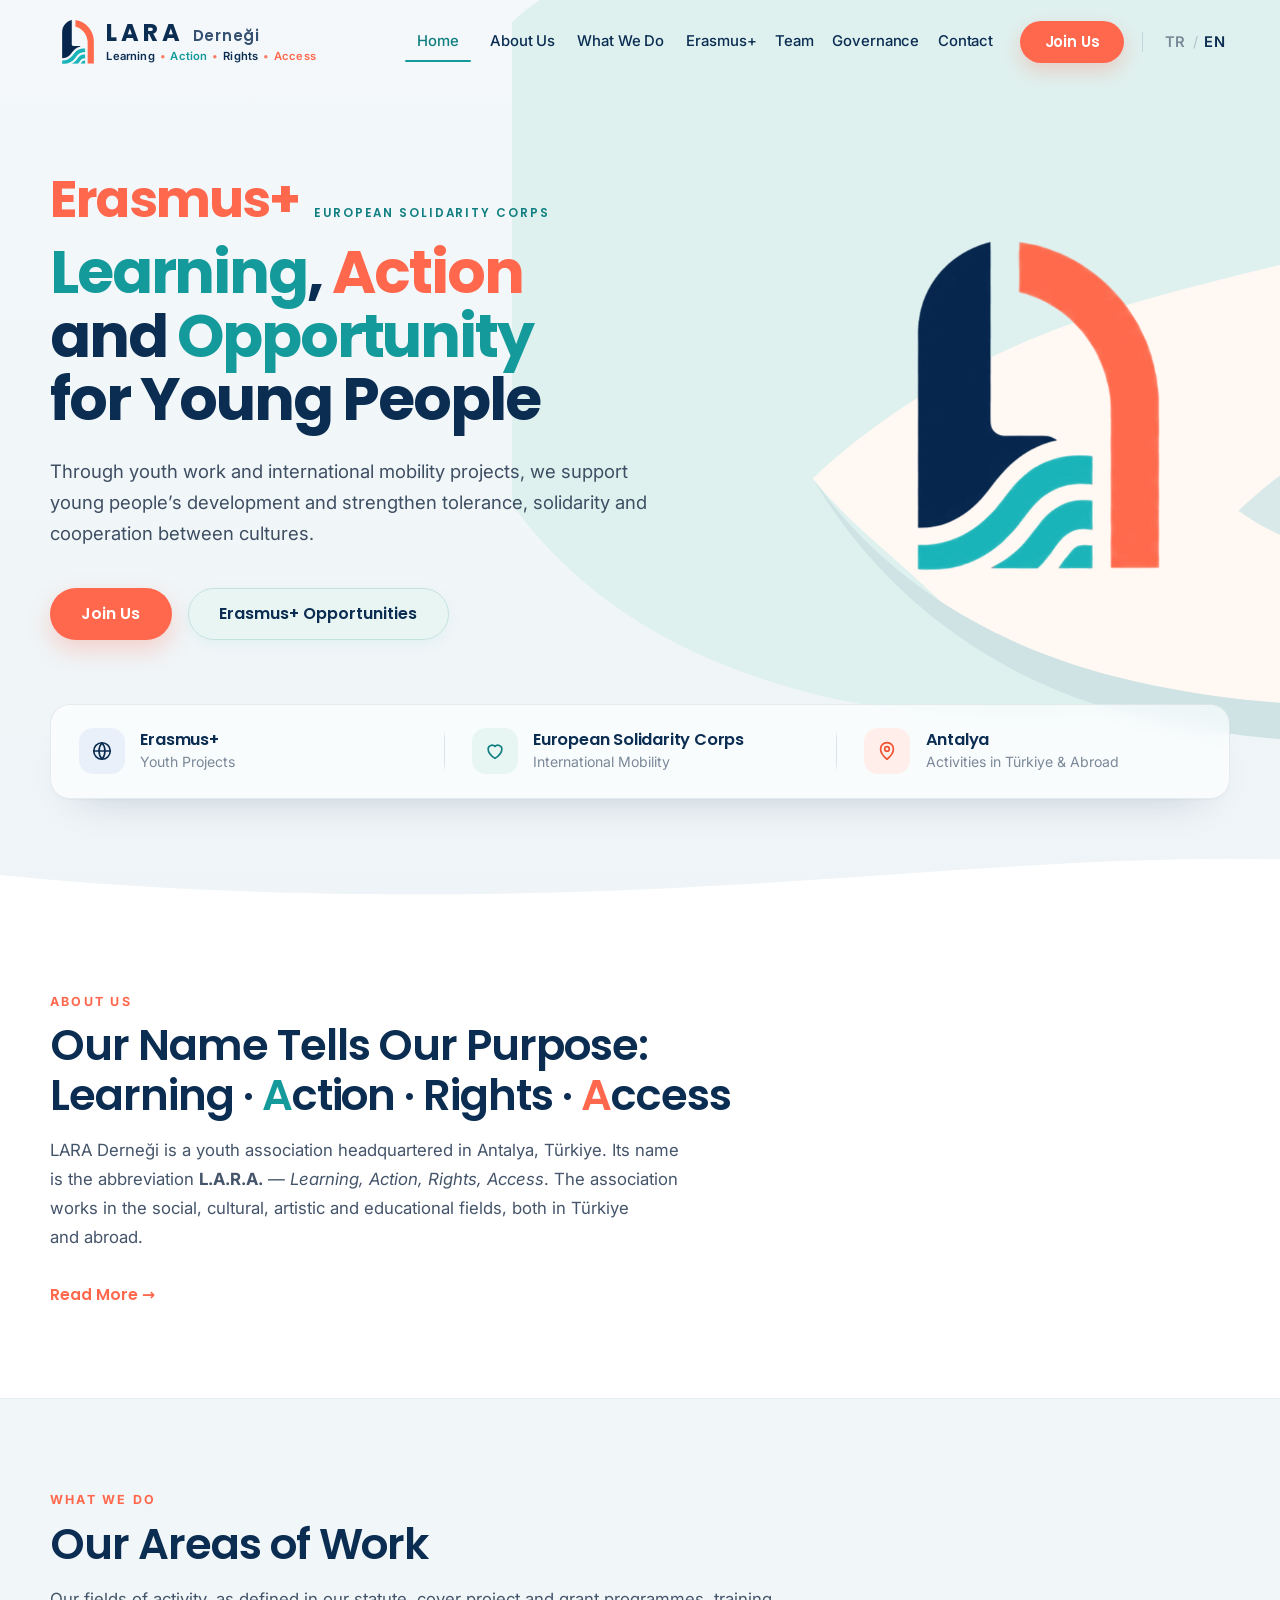
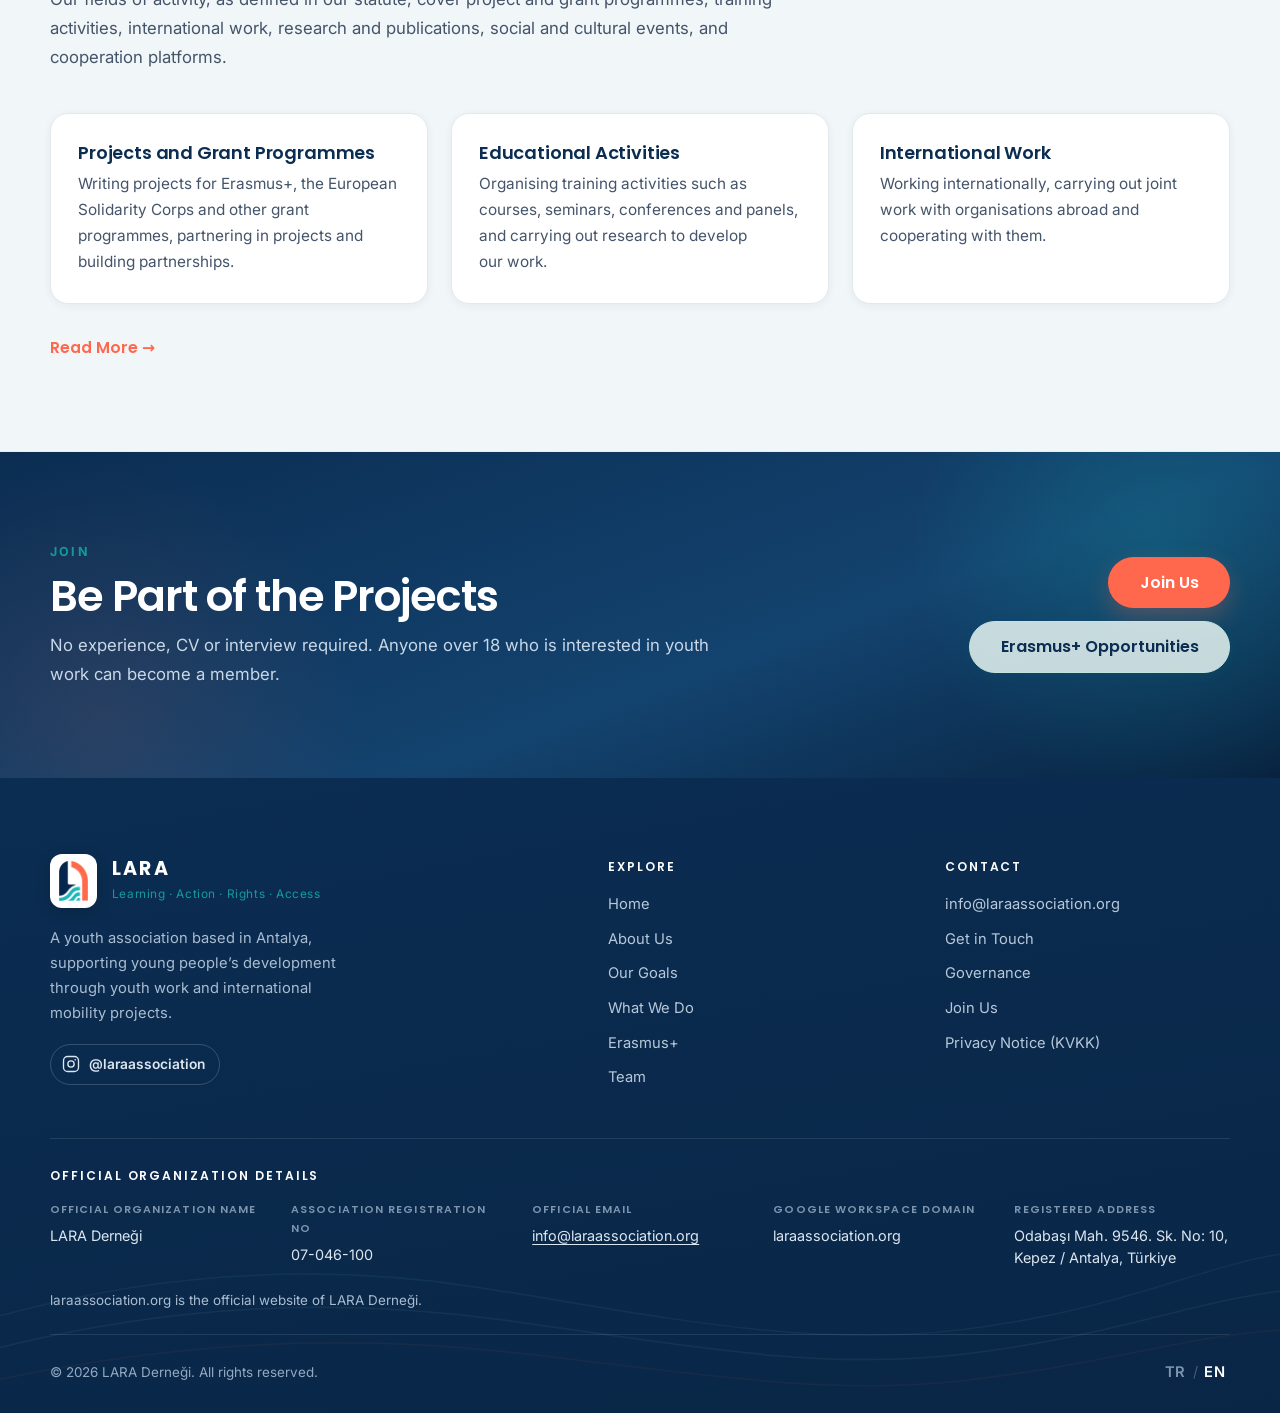
<file: index.html>
<!DOCTYPE html>
<html lang="tr" data-lang="tr">
<head>
<!-- Google tag (gtag.js) -->
<script async src="https://www.googletagmanager.com/gtag/js?id=G-RKP970V3Z3"></script>
<script>
  window.dataLayer = window.dataLayer || [];
  function gtag(){dataLayer.push(arguments);}
  gtag('js', new Date());

  gtag('config', 'G-RKP970V3Z3');
</script>
<script>
  /* JS var + dil tercihi erkenden: İngilizce görecek ziyaretçiye önce Türkçe metin çizilmez (kayma olmaz).
     main.js çeviriyi uygulayınca sınıfı kaldırır; bir sorun olursa 2,5 sn sonra sayfa yine görünür. */
  (function (d) {
    d.classList.add('js');
    try {
      var s = localStorage.getItem('lara-lang');
      var en = s ? s === 'en' : (navigator.language || '').slice(0, 2).toLowerCase() !== 'tr';
      if (en) { d.classList.add('lang-pending'); setTimeout(function () { d.classList.remove('lang-pending'); }, 2500); }
    } catch (e) {}
  })(document.documentElement);
</script>
<meta charset="utf-8">
<meta name="viewport" content="width=device-width, initial-scale=1">
<title>LARA Derneği — Learning · Action · Rights · Access</title>
<meta name="description" data-i18n-meta="meta.desc" content="LARA Derneği; Antalya merkezli bir gençlik derneğidir. Erasmus+ ve Avrupa Dayanışma Programı projeleriyle gençlerin gelişimini, uluslararası hareketliliği ve kültürlerarası dayanışmayı destekler.">
<meta name="theme-color" content="#0F2B4C">
<link rel="icon" href="/assets/img/favicon-48.png" type="image/png" sizes="48x48">
<link rel="icon" href="/assets/img/favicon.png" type="image/png" sizes="512x512">
<link rel="apple-touch-icon" href="/assets/img/apple-touch-icon.png">
<meta property="og:type" content="website">
<meta property="og:title" content="LARA Derneği — Learning · Action · Rights · Access">
<meta property="og:description" content="LARA Derneği; Antalya merkezli bir gençlik derneğidir. Erasmus+ ve Avrupa Dayanışma Programı projeleriyle gençlerin gelişimini, uluslararası hareketliliği ve kültürlerarası dayanışmayı destekler.">
<link rel="canonical" href="https://laraassociation.org/">
<meta property="og:url" content="https://laraassociation.org/">
<meta property="og:site_name" content="LARA Derneği">
<meta property="og:image" content="https://laraassociation.org/assets/img/og-image.png">
<meta property="og:image:width" content="1200">
<meta property="og:image:height" content="630">
<meta name="twitter:card" content="summary_large_image">
<meta property="og:locale" content="tr_TR">
<script type="application/ld+json">
{
  "@context": "https://schema.org",
  "@type": "NGO",
  "name": "LARA Derneği",
  "alternateName": "LARA Association",
  "url": "https://laraassociation.org/",
  "logo": "https://laraassociation.org/assets/img/logo-mark.png",
  "image": "https://laraassociation.org/assets/img/og-image.png",
  "email": "info@laraassociation.org",
  "foundingDate": "2026-09",
  "address": {
    "@type": "PostalAddress",
    "streetAddress": "Odabaşı Mah. 9546. Sk. No: 10",
    "addressLocality": "Kepez",
    "addressRegion": "Antalya",
    "addressCountry": "TR"
  },
  "contactPoint": {
    "@type": "ContactPoint",
    "email": "info@laraassociation.org",
    "contactType": "general enquiries",
    "availableLanguage": ["tr", "en"]
  },
  "sameAs": ["https://www.instagram.com/laraassociation/"],
  "identifier": "07-046-100",
  "areaServed": "Worldwide",
  "knowsLanguage": ["tr", "en"]
}
</script>
<link rel="preconnect" href="https://fonts.googleapis.com">
<link rel="preconnect" href="https://fonts.gstatic.com" crossorigin>
<link rel="preload" as="style" href="https://fonts.googleapis.com/css2?family=Poppins:wght@600;700&family=Inter:wght@400;500;600&display=swap" onload="this.onload=null;this.rel='stylesheet'">
<noscript><link rel="stylesheet" href="https://fonts.googleapis.com/css2?family=Poppins:wght@600;700&family=Inter:wght@400;500;600&display=swap"></noscript>
<link rel="stylesheet" href="/assets/css/style.css?v=37">
</head>
<body data-title-key="meta.title">

<a class="skip-link" href="#icerik" data-i18n="a11y.skip">İçeriğe geç</a>

<header class="site-header" id="siteHeader">
  <div class="container header-inner">
    <a class="brand" href="/" aria-label="LARA">
      <picture><source type="image/webp" srcset="/assets/img/logo-mark-120.webp"><img class="brand-mark" src="/assets/img/logo-mark.png" alt="" width="338" height="458" decoding="async"></picture>
      <span class="brand-text">
        <span class="brand-name">LARA <span class="brand-legal">Derneği</span></span>
        <span class="brand-tagline" lang="en">
          <span class="c-navy">Learning</span> <span class="dot">•</span>
          <span class="c-teal">Action</span> <span class="dot">•</span>
          <span class="c-navy">Rights</span> <span class="dot">•</span>
          <span class="c-orange">Access</span>
        </span>
      </span>
    </a>

    <nav class="primary-nav" id="primaryNav" aria-label="LARA">
      <ul>
        <li><a href="/" class="active" data-i18n="nav.home">Anasayfa</a></li>
        <li><a href="/hakkimizda/" data-i18n="nav.about">Biz Kimiz</a></li>
        <li><a href="/ne-yapiyoruz/" data-i18n="nav.what">Ne Yapıyoruz</a></li>
        <li><a href="/erasmus/" data-i18n="nav.erasmus">Erasmus+</a></li>
        <li><a href="/ekip/" data-i18n="nav.team">Ekip</a></li>
        <li><a href="/kurumsal/" data-i18n="nav.corporate">Kurumsal</a></li>
        <li><a href="/iletisim/" data-i18n="nav.contact">İletişim</a></li>
        <li class="nav-cta"><a class="btn btn-primary btn-sm" href="/uye-ol/" data-i18n="nav.join">Üye Ol</a></li>
      </ul>
    </nav>

    <div class="header-actions">
      <div class="lang-switch" role="group" data-i18n-aria="a11y.lang" aria-label="Dil seçimi">
        <button type="button" class="lang-btn is-active" data-set-lang="tr">TR</button>
        <span class="lang-sep" aria-hidden="true">/</span>
        <button type="button" class="lang-btn" data-set-lang="en">EN</button>
      </div>
      <button class="nav-toggle" id="navToggle" aria-expanded="false" aria-controls="primaryNav" data-i18n-aria="a11y.menu" aria-label="Menüyü aç">
        <span></span><span></span><span></span>
      </button>
    </div>
  </div>
</header>

<main>

<span id="icerik" tabindex="-1"></span>

<section class="hero" id="anasayfa">
  <div class="hero-bg" aria-hidden="true">
    <svg class="hero-field" viewBox="0 0 1000 1000" preserveAspectRatio="xMaxYMin slice" focusable="false">
      <path class="f-teal" d="M178 0C84 64 44 196 64 346c22 164 120 300 286 378 186 86 420 92 650 40V0z"/>
    </svg>
  </div>
  <div class="container hero-inner">
    <div class="hero-copy">
      <p class="hero-kicker" data-i18n="hero.kicker"><span>Erasmus+</span> <span class="hero-kicker-sub">Avrupa Dayanışma Programı</span></p>
      <h1 data-i18n="hero.title">Gençler İçin <span class="hl-teal">Öğrenme</span>,<br class="br-desk"> <span class="hl-orange">Eylem</span> ve <span class="hl-teal">Fırsat</span> Alanı</h1>
      <p class="lead" data-i18n="hero.lead">Gençlik çalışmaları ve uluslararası hareketlilik projeleriyle gençlerin gelişimini destekliyor; kültürler arasında hoşgörü, dayanışma ve işbirliğini güçlendiriyoruz.</p>
      <div class="hero-actions">
        <a class="btn btn-primary" href="/uye-ol/" data-i18n="hero.cta1">Üye Ol</a>
        <a class="btn btn-ghost" href="/erasmus/" data-i18n="hero.cta2">Erasmus+ Fırsatları</a>
      </div>
      <ul class="hero-badges">
        <li class="tone-navy"><span class="badge-icon" aria-hidden="true"><svg viewBox="0 0 24 24" fill="none" stroke="currentColor" stroke-width="1.8" stroke-linecap="round" stroke-linejoin="round"><circle cx="12" cy="12" r="9"/><path d="M3 12h18M12 3a14 14 0 0 1 0 18M12 3a14 14 0 0 0 0 18"/></svg></span><span class="badge-text"><strong data-i18n="hero.b1t">Erasmus+</strong><span class="badge-sub" data-i18n="hero.b1s">Gençlik Projeleri</span></span></li>
        <li class="tone-teal"><span class="badge-icon" aria-hidden="true"><svg viewBox="0 0 24 24" fill="none" stroke="currentColor" stroke-width="1.8" stroke-linecap="round" stroke-linejoin="round"><path d="M12 20s-7.5-4.6-7.5-10.2A4.3 4.3 0 0 1 12 7.1a4.3 4.3 0 0 1 7.5 2.7C19.5 15.4 12 20 12 20z"/></svg></span><span class="badge-text"><strong data-i18n="hero.b2t">Avrupa Dayanışma Programı</strong><span class="badge-sub" data-i18n="hero.b2s">Uluslararası Hareketlilik</span></span></li>
        <li class="tone-orange"><span class="badge-icon" aria-hidden="true"><svg viewBox="0 0 24 24" fill="none" stroke="currentColor" stroke-width="1.8" stroke-linecap="round" stroke-linejoin="round"><path d="M12 21s-7-5.6-7-11.2a7 7 0 0 1 14 0C19 15.4 12 21 12 21z"/><circle cx="12" cy="9.8" r="2.5"/></svg></span><span class="badge-text"><strong data-i18n="hero.b3t">Antalya</strong><span class="badge-sub" data-i18n="hero.b3s">Yurt İçi &amp; Yurt Dışı Faaliyet</span></span></li>
      </ul>
    </div>
    <div class="hero-visual" aria-hidden="true">
      <div class="hero-mark mark-intro">
        <svg class="hero-cradle" viewBox="0 0 1000 800" focusable="false">
          <path class="c-cream" d="M58 404C150 318 262 262 392 226c150-42 306-66 460-150 58-32 106-66 148-96v610c-96 44-212 66-340 66-190 0-348-40-462-116C156 494 98 454 58 404z"/>
          <path class="c-sea"   d="M478 436c64-62 150-104 262-118 104-12 190 2 260 30v132c-86-30-190-34-292-8-86 22-162 12-230-36z"/>
          <path class="c-edge"  d="M58 404c68 96 168 162 300 196 150 38 322 36 470 4 64-14 122-34 172-58v34c-56 30-120 52-190 66-154 30-322 26-470-18C220 590 120 510 58 404z"/>
        </svg>
        <picture><source type="image/webp" srcset="/assets/img/logo-mark.webp"><img class="mark-final" src="/assets/img/logo-mark.png" alt="" width="338" height="458" fetchpriority="high" decoding="async"></picture>
        <!-- giriş animasyonu: orijinal görselin renk katmanları (üst üste binince orijinalin aynısı) -->
        <span class="mark-layers" aria-hidden="true">
          <img class="mark-part mark-navy" src="/assets/img/logo-parts/logo-mark-navy.webp" alt="" width="338" height="458" decoding="async">
          <img class="mark-part mark-orange" src="/assets/img/logo-parts/logo-mark-orange.webp" alt="" width="338" height="458" decoding="async">
          <img class="mark-part mark-teal" src="/assets/img/logo-parts/logo-mark-teal.webp" alt="" width="338" height="458" decoding="async">
        </span>
      </div>
    </div>
  </div>
  <svg class="hero-curve" viewBox="0 0 1440 90" preserveAspectRatio="none" aria-hidden="true" focusable="false">
    <path d="M0 90V52c240 30 520 36 820 14C1060 48 1260 24 1440 30v60z"/>
  </svg>
</section>

<!-- ============ BİZ KİMİZ (önizleme) ============ -->
<section class="section about" id="hakkimizda">
  <div class="container">
    <p class="section-eyebrow" data-i18n="about.eyebrow">Biz Kimiz</p>
    <h2 class="section-title about-title" data-i18n="about.title">Adımız Amacımızı Anlatıyor: <span class="lara-words"><span class="nw"><span class="c-navy">L</span>earning · <span class="c-teal">A</span>ction ·</span> <span class="nw"><span class="c-navy">R</span>ights · <span class="c-orange">A</span>ccess</span></span></h2>
    <div class="about-intro">
      <p class="section-intro" data-i18n="about.intro">LARA Derneği, merkezi Antalya'da bulunan bir gençlik derneğidir. Derneğin adının kısaltması <strong>L.A.R.A.</strong> — <em>Learning, Action, Rights, Access</em> kelimelerinden gelir. Dernek sosyal, kültürel, sanatsal ve eğitsel alanlarda yurt içinde ve yurt dışında faaliyet gösterir.</p>
    </div>
    <p class="read-more"><a href="/hakkimizda/" data-i18n="common.readMore">Devamını Oku →</a></p>
  </div>
</section>

<!-- ============ NE YAPIYORUZ (önizleme) ============ -->
<section class="section section-alt" id="ne-yapiyoruz">
  <div class="container">
    <p class="section-eyebrow" data-i18n="work.eyebrow">Ne Yapıyoruz</p>
    <h2 class="section-title" data-i18n="work.title">Faaliyet Alanlarımız</h2>
    <p class="section-intro" data-i18n="work.previewIntro">Tüzüğümüzde tanımlı faaliyet alanlarımız; proje ve hibe programları, eğitim çalışmaları, uluslararası çalışmalar, araştırma ve yayın, sosyal ve kültürel etkinlikler ile işbirlikleri ve platformlardan oluşur.</p>
    <div class="grid grid-3">
      <article class="card reveal">
        <h3 data-i18n="work.c1t">Proje ve Hibe Programları</h3>
        <p data-i18n="work.p1">Erasmus+, Avrupa Dayanışma Programı ve diğer hibe programlarına proje yazmak, projelere ortak olmak ve ortaklıklar kurmak.</p>
      </article>
      <article class="card reveal">
        <h3 data-i18n="work.c2t">Eğitim Çalışmaları</h3>
        <p data-i18n="work.p2">Kurs, seminer, konferans ve panel gibi eğitim çalışmaları düzenlemek; faaliyetlerin geliştirilmesi için araştırmalar yapmak.</p>
      </article>
      <article class="card reveal">
        <h3 data-i18n="work.c3t">Uluslararası Çalışmalar</h3>
        <p data-i18n="work.p3">Uluslararası faaliyette bulunmak, yurt dışındaki kuruluşlarla ortak çalışmalar yapmak ve yardımlaşmak.</p>
      </article>
    </div>
    <p class="read-more"><a href="/ne-yapiyoruz/" data-i18n="common.readMore">Devamını Oku →</a></p>
  </div>
</section>

<!-- ============ ÜYELİK ÇAĞRISI ============ -->
<section class="section join home-cta">
  <div class="container">
    <div class="cta-band">
      <div>
        <p class="section-eyebrow light" data-i18n="join.eyebrow">Katıl</p>
        <h2 class="section-title light" data-i18n="home.ctaT">Projelerin Bir Parçası Ol</h2>
        <p class="join-lead" data-i18n="home.ctaD">Deneyim şartı, CV ya da mülakat yok. 18 yaşından büyük, gençlik çalışmalarına ilgi duyan herkes üye olabilir.</p>
      </div>
      <div class="cta-actions">
        <a class="btn btn-primary" href="/uye-ol/" data-i18n="nav.join">Üye Ol</a>
        <a class="btn btn-ghost" href="/erasmus/" data-i18n="home.ctaLink">Erasmus+ Fırsatları</a>
      </div>
    </div>
  </div>
</section>

</main>

<footer class="site-footer">
  <svg class="footer-waves" viewBox="0 0 1440 320" preserveAspectRatio="none" aria-hidden="true" focusable="false">
    <path d="M0 210C180 160 360 150 540 178s360 70 540 48 270-72 360-86"/>
    <path d="M0 246C200 196 380 190 560 214s350 60 520 40 260-60 360-72"/>
    <path d="M0 282C220 236 400 232 580 252s340 50 500 32 250-50 360-58"/>
  </svg>
  <div class="container">
    <div class="footer-grid">
      <div class="footer-col footer-about">
        <a class="footer-brand" href="/" aria-label="LARA">
          <picture>
            <source type="image/webp" srcset="/assets/img/logo-mark-120.webp">
            <img src="/assets/img/logo-mark.png" alt="" width="338" height="458" loading="lazy" decoding="async">
          </picture>
          <span>
            <span class="footer-name">LARA</span>
            <span class="footer-tagline" lang="en">Learning · Action · Rights · Access</span>
          </span>
        </a>
        <p class="footer-desc" data-i18n="footer.about">Antalya merkezli bir gençlik derneği olarak gençlik çalışmaları ve uluslararası hareketlilik projeleriyle gençlerin gelişimini destekliyoruz.</p>
        <ul class="footer-social">
          <li><a href="https://www.instagram.com/laraassociation/" target="_blank" rel="noopener noreferrer" data-i18n-aria="social.ig" aria-label="LARA Derneği Instagram hesabı"><svg viewBox="0 0 24 24" fill="none" stroke="currentColor" stroke-width="1.8" aria-hidden="true" focusable="false"><rect x="2" y="2" width="20" height="20" rx="5.5"/><circle cx="12" cy="12" r="4.2"/><circle cx="17.6" cy="6.4" r="1.1" fill="currentColor" stroke="none"/></svg><span>@laraassociation</span></a></li>
        </ul>
      </div>

      <nav class="footer-col" aria-labelledby="footerExplore">
        <h2 class="footer-title" id="footerExplore" data-i18n="footer.explore">Keşfet</h2>
        <ul class="footer-links">
          <li><a href="/" data-i18n="nav.home">Anasayfa</a></li>
          <li><a href="/hakkimizda/" data-i18n="nav.about">Biz Kimiz</a></li>
          <li><a href="/hakkimizda/#amaclarimiz" data-i18n="nav.goals">Amaçlarımız</a></li>
          <li><a href="/ne-yapiyoruz/" data-i18n="nav.what">Ne Yapıyoruz</a></li>
          <li><a href="/erasmus/" data-i18n="nav.erasmus">Erasmus+</a></li>
          <li><a href="/ekip/" data-i18n="nav.team">Ekip</a></li>
        </ul>
      </nav>


      <div class="footer-col">
        <h2 class="footer-title" data-i18n="nav.contact">İletişim</h2>
        <ul class="footer-links">
          <li><a href="mailto:info@laraassociation.org">info@laraassociation.org</a></li>
          <li><a href="/iletisim/" data-i18n="contact.title">Bize Ulaş</a></li>
          <li><a href="/kurumsal/" data-i18n="nav.corporate">Kurumsal</a></li>
          <li><a href="/uye-ol/" data-i18n="nav.join">Üye Ol</a></li>
          <li><a href="/kvkk/" data-i18n="footer.kvkk">KVKK Aydınlatma Metni</a></li>
        </ul>
      </div>
    </div>


    <section class="footer-official" aria-labelledby="footerOfficial">
      <h2 class="footer-title" id="footerOfficial" data-i18n="footer.officialTitle">Resmî Kurum Bilgileri</h2>
      <dl class="footer-official-list">
        <div><dt data-i18n="footer.fName">Resmî Kurum Adı</dt><dd>LARA Derneği</dd></div>
        <div><dt data-i18n="footer.fReg">Dernek Kütük No</dt><dd>07-046-100</dd></div>
        <div><dt data-i18n="footer.fAdmin">Kurumsal E-posta</dt><dd><a href="mailto:info@laraassociation.org">info@laraassociation.org</a></dd></div>
        <div><dt data-i18n="footer.fDomain">Google Workspace Domain</dt><dd>laraassociation.org</dd></div>
        <div><dt data-i18n="footer.fAddr">Merkez Adresi</dt><dd data-i18n="contact.v2">Odabaşı Mah. 9546. Sk. No: 10, Kepez / Antalya, Türkiye</dd></div>
      </dl>
      <p class="footer-official-note" data-i18n="footer.official">laraassociation.org, LARA Derneği'nin resmî internet sitesidir.</p>
    </section>

    <div class="footer-bottom">
      <p class="footer-copy">© <span id="year">2026</span> <span data-i18n="footer.rights">LARA Derneği. Tüm hakları saklıdır.</span></p>
      <div class="lang-switch footer-lang" role="group" data-i18n-aria="a11y.lang" aria-label="Dil seçimi">
        <button type="button" class="lang-btn is-active" data-set-lang="tr">TR</button>
        <span class="lang-sep" aria-hidden="true">/</span>
        <button type="button" class="lang-btn" data-set-lang="en">EN</button>
      </div>
    </div>
  </div>
</footer>

<a class="to-top" href="#icerik" id="toTop" data-i18n-aria="a11y.top" aria-label="Yukarı çık">↑</a>

<script src="/assets/js/form-config.js?v=25" defer></script>
<script src="/assets/js/i18n.js?v=36" defer></script>
<script src="/assets/js/i18n-pages.js?v=8" defer></script>
<script src="/assets/js/analytics.js?v=25" defer></script>
<script src="/assets/js/main.js?v=34" defer></script>
</body>
</html>
</file>
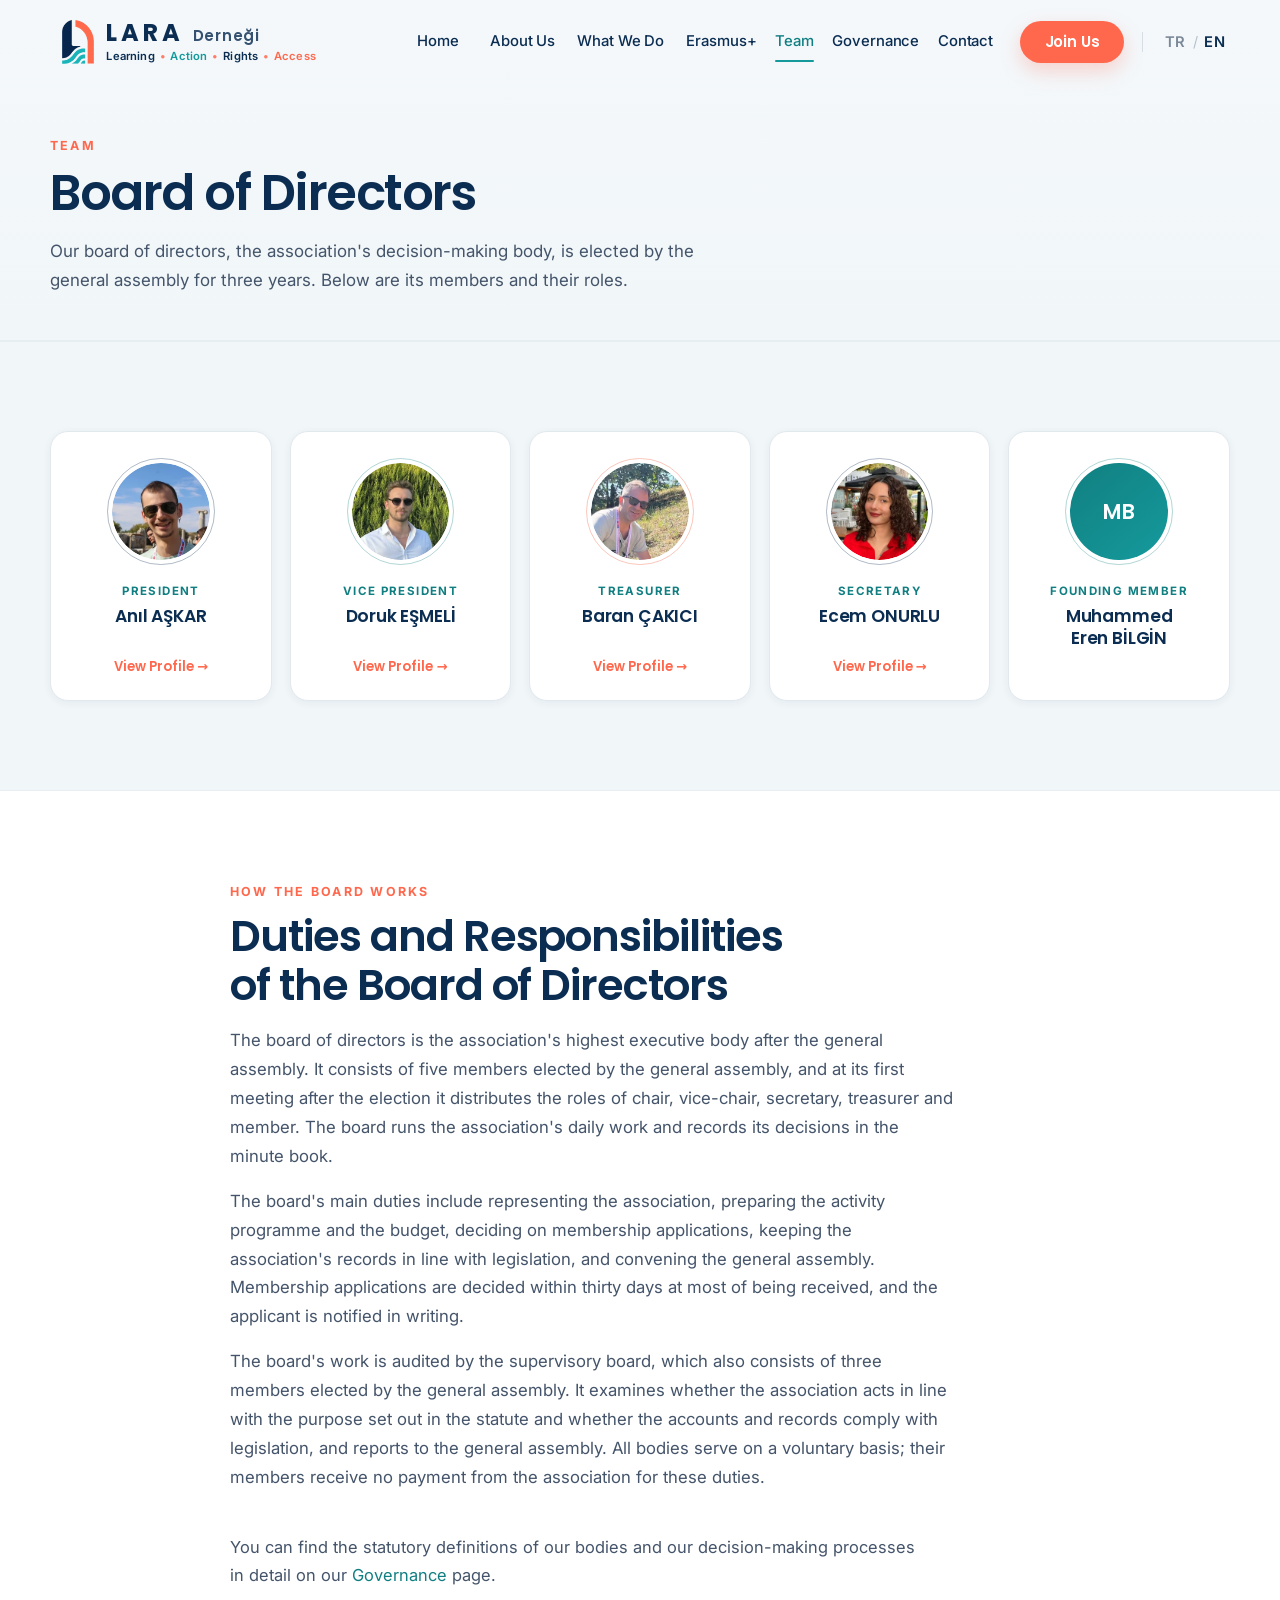
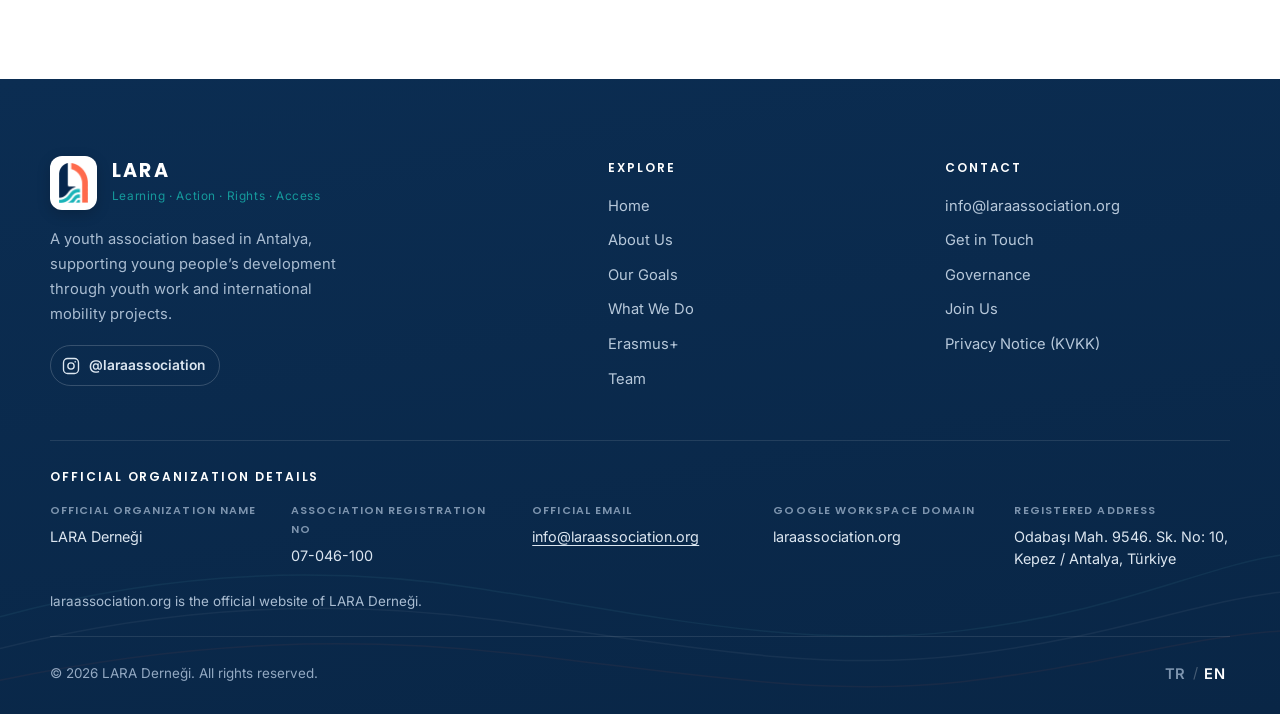
<file: ekip/index.html>
<!DOCTYPE html>
<html lang="tr" data-lang="tr">
<head>
<!-- Google tag (gtag.js) -->
<script async src="https://www.googletagmanager.com/gtag/js?id=G-RKP970V3Z3"></script>
<script>
  window.dataLayer = window.dataLayer || [];
  function gtag(){dataLayer.push(arguments);}
  gtag('js', new Date());

  gtag('config', 'G-RKP970V3Z3');
</script>
<script>
  /* JS var + dil tercihi erkenden: İngilizce görecek ziyaretçiye önce Türkçe metin çizilmez (kayma olmaz).
     main.js çeviriyi uygulayınca sınıfı kaldırır; bir sorun olursa 2,5 sn sonra sayfa yine görünür. */
  (function (d) {
    d.classList.add('js');
    try {
      var s = localStorage.getItem('lara-lang');
      var en = s ? s === 'en' : (navigator.language || '').slice(0, 2).toLowerCase() !== 'tr';
      if (en) { d.classList.add('lang-pending'); setTimeout(function () { d.classList.remove('lang-pending'); }, 2500); }
    } catch (e) {}
  })(document.documentElement);
</script>
<meta charset="utf-8">
<meta name="viewport" content="width=device-width, initial-scale=1">
<title>Ekip — LARA Derneği</title>
<meta name="description" data-i18n-meta="meta.descTeam" content="LARA Derneği yönetim kurulu üyeleri ve görev dağılımı.">
<meta name="theme-color" content="#0F2B4C">
<link rel="icon" href="/assets/img/favicon-48.png" type="image/png" sizes="48x48">
<link rel="icon" href="/assets/img/favicon.png" type="image/png" sizes="512x512">
<link rel="apple-touch-icon" href="/assets/img/apple-touch-icon.png">
<meta property="og:type" content="website">
<meta property="og:title" content="Ekip — LARA Derneği">
<meta property="og:description" content="LARA Derneği yönetim kurulu üyeleri ve görev dağılımı.">
<link rel="canonical" href="https://laraassociation.org/ekip/">
<meta property="og:url" content="https://laraassociation.org/ekip/">
<meta property="og:site_name" content="LARA Derneği">
<meta property="og:image" content="https://laraassociation.org/assets/img/og-image.png">
<meta property="og:image:width" content="1200">
<meta property="og:image:height" content="630">
<meta name="twitter:card" content="summary_large_image">
<meta property="og:locale" content="tr_TR">
<script type="application/ld+json">
{
  "@context": "https://schema.org",
  "@type": "NGO",
  "name": "LARA Derneği",
  "alternateName": "LARA Association",
  "url": "https://laraassociation.org/",
  "logo": "https://laraassociation.org/assets/img/logo-mark.png",
  "image": "https://laraassociation.org/assets/img/og-image.png",
  "email": "info@laraassociation.org",
  "foundingDate": "2026-09",
  "address": {
    "@type": "PostalAddress",
    "streetAddress": "Odabaşı Mah. 9546. Sk. No: 10",
    "addressLocality": "Kepez",
    "addressRegion": "Antalya",
    "addressCountry": "TR"
  },
  "contactPoint": {
    "@type": "ContactPoint",
    "email": "info@laraassociation.org",
    "contactType": "general enquiries",
    "availableLanguage": ["tr", "en"]
  },
  "sameAs": ["https://www.instagram.com/laraassociation/"],
  "identifier": "07-046-100",
  "areaServed": "Worldwide",
  "knowsLanguage": ["tr", "en"]
}
</script>
<link rel="preconnect" href="https://fonts.googleapis.com">
<link rel="preconnect" href="https://fonts.gstatic.com" crossorigin>
<link rel="preload" as="style" href="https://fonts.googleapis.com/css2?family=Poppins:wght@600;700&family=Inter:wght@400;500;600&display=swap" onload="this.onload=null;this.rel='stylesheet'">
<noscript><link rel="stylesheet" href="https://fonts.googleapis.com/css2?family=Poppins:wght@600;700&family=Inter:wght@400;500;600&display=swap"></noscript>
<link rel="stylesheet" href="/assets/css/style.css?v=37">
</head>
<body data-title-key="meta.titleTeam">

<a class="skip-link" href="#icerik" data-i18n="a11y.skip">İçeriğe geç</a>

<header class="site-header" id="siteHeader">
  <div class="container header-inner">
    <a class="brand" href="/" aria-label="LARA">
      <picture><source type="image/webp" srcset="/assets/img/logo-mark-120.webp"><img class="brand-mark" src="/assets/img/logo-mark.png" alt="" width="338" height="458" decoding="async"></picture>
      <span class="brand-text">
        <span class="brand-name">LARA <span class="brand-legal">Derneği</span></span>
        <span class="brand-tagline" lang="en">
          <span class="c-navy">Learning</span> <span class="dot">•</span>
          <span class="c-teal">Action</span> <span class="dot">•</span>
          <span class="c-navy">Rights</span> <span class="dot">•</span>
          <span class="c-orange">Access</span>
        </span>
      </span>
    </a>

    <nav class="primary-nav" id="primaryNav" aria-label="LARA">
      <ul>
        <li><a href="/" data-i18n="nav.home">Anasayfa</a></li>
        <li><a href="/hakkimizda/" data-i18n="nav.about">Biz Kimiz</a></li>
        <li><a href="/ne-yapiyoruz/" data-i18n="nav.what">Ne Yapıyoruz</a></li>
        <li><a href="/erasmus/" data-i18n="nav.erasmus">Erasmus+</a></li>
        <li><a href="/ekip/" class="active" data-i18n="nav.team">Ekip</a></li>
        <li><a href="/kurumsal/" data-i18n="nav.corporate">Kurumsal</a></li>
        <li><a href="/iletisim/" data-i18n="nav.contact">İletişim</a></li>
        <li class="nav-cta"><a class="btn btn-primary btn-sm" href="/uye-ol/" data-i18n="nav.join">Üye Ol</a></li>
      </ul>
    </nav>

    <div class="header-actions">
      <div class="lang-switch" role="group" data-i18n-aria="a11y.lang" aria-label="Dil seçimi">
        <button type="button" class="lang-btn is-active" data-set-lang="tr">TR</button>
        <span class="lang-sep" aria-hidden="true">/</span>
        <button type="button" class="lang-btn" data-set-lang="en">EN</button>
      </div>
      <button class="nav-toggle" id="navToggle" aria-expanded="false" aria-controls="primaryNav" data-i18n-aria="a11y.menu" aria-label="Menüyü aç">
        <span></span><span></span><span></span>
      </button>
    </div>
  </div>
</header>

<main>

<section class="page-hero" id="icerik">
  <div class="container">
    <p class="section-eyebrow" data-i18n="team.eyebrow">Ekip</p>
    <h1 class="page-title" data-i18n="team.title">Yönetim Kurulu</h1>
    <p class="page-intro" data-i18n="team.pageIntro">Derneğimizin karar organı olan yönetim kurulu, genel kurulca üç yıllığına seçilir. Aşağıda kurul üyelerimizi ve görev dağılımını bulabilirsiniz.</p>
  </div>
</section>

<section class="section section-alt" id="ekip">
  <div class="container">

    <div class="grid grid-5 team-grid">
      <article class="card person has-bio reveal" data-bio="anil" data-track-role="president" data-name="Anıl AŞKAR" data-photo="/assets/img/team/anil.jpg" data-photo-set="/assets/img/team/anil" data-photo-lg="/assets/img/team/anil-lg.jpg" data-initials="AA" data-avatar="av-navy">
        <div class="person-portrait tone-navy"><div class="avatar av-navy" aria-hidden="true">AA</div></div>
        <div class="person-meta">
          <p class="role" data-i18n="team.r.anil">Başkan</p>
          <h3>Anıl AŞKAR</h3>
        </div>
        <button type="button" class="person-more" data-i18n="team.more">Profili Gör →</button>
      </article>
      <article class="card person has-bio reveal" data-bio="doruk" data-track-role="vice_president" data-name="Doruk EŞMELİ" data-photo="/assets/img/team/doruk.jpg" data-photo-set="/assets/img/team/doruk" data-photo-lg="/assets/img/team/doruk-lg.jpg" data-initials="DE" data-avatar="av-teal">
        <div class="person-portrait tone-teal"><div class="avatar av-teal" aria-hidden="true">DE</div></div>
        <div class="person-meta">
          <p class="role" data-i18n="team.r.doruk">Başkan Yardımcısı</p>
          <h3>Doruk EŞMELİ</h3>
        </div>
        <button type="button" class="person-more" data-i18n="team.more">Profili Gör →</button>
      </article>
      <article class="card person has-bio reveal" data-bio="baran" data-track-role="treasurer" data-name="Baran ÇAKICI" data-photo="/assets/img/team/baran.jpg" data-photo-set="/assets/img/team/baran" data-photo-lg="/assets/img/team/baran-lg.jpg" data-initials="BÇ" data-avatar="av-orange">
        <div class="person-portrait tone-orange"><div class="avatar av-orange" aria-hidden="true">BÇ</div></div>
        <div class="person-meta">
          <p class="role" data-i18n="team.r.baran">Sayman</p>
          <h3>Baran ÇAKICI</h3>
        </div>
        <button type="button" class="person-more" data-i18n="team.more">Profili Gör →</button>
      </article>
      <article class="card person has-bio reveal" data-bio="ecem" data-track-role="secretary" data-name="Ecem ONURLU" data-photo="/assets/img/team/ecem.jpg" data-photo-set="/assets/img/team/ecem" data-photo-lg="/assets/img/team/ecem-lg.jpg" data-initials="EO" data-avatar="av-navy">
        <div class="person-portrait tone-navy"><div class="avatar av-navy" aria-hidden="true">EO</div></div>
        <div class="person-meta">
          <p class="role" data-i18n="team.r.ecem">Sekreter</p>
          <h3>Ecem ONURLU</h3>
        </div>
        <button type="button" class="person-more" data-i18n="team.more">Profili Gör →</button>
      </article>
      <article class="card person reveal">
        <div class="person-portrait tone-teal"><div class="avatar av-teal" aria-hidden="true">MB</div></div>
        <div class="person-meta">
          <p class="role" data-i18n="team.r.eren">Kurucu Üye</p>
          <h3>Muhammed Eren BİLGİN</h3>
        </div>
      </article>
    </div>
  </div>
</section>
<div class="modal" id="bioModal" hidden>
  <div class="modal-backdrop" data-close></div>
  <div class="modal-card" role="dialog" aria-modal="true" aria-labelledby="bioName">
    <button type="button" class="modal-close" data-close data-i18n-aria="team.close" aria-label="Kapat">&times;</button>
    <div class="modal-head">
      <div class="avatar av-navy" id="bioAvatar" aria-hidden="true">AA</div>
      <div class="modal-titles">
        <h3 id="bioName">—</h3>
        <p class="modal-role" id="bioRole">—</p>
      </div>
    </div>
    <div class="modal-body" id="bioBody"></div>
  </div>
</div>
<section class="section" id="kurul-calismasi">
  <div class="container container-narrow">
    <p class="section-eyebrow" data-i18n="team.howEyebrow">Kurul Nasıl Çalışır?</p>
    <h2 class="section-title" data-i18n="team.howTitle">Yönetim Kurulunun Görev ve Sorumlulukları</h2>
    <p class="section-intro" data-i18n="team.how1">Yönetim kurulu, derneğin genel kurul dışındaki en yetkili yürütme organıdır. Genel kurulca seçilen beş asıl üyeden oluşur ve seçimden sonraki ilk toplantısında başkan, başkan yardımcısı, sekreter, sayman ve üye olarak görev bölüşümü yapar. Kurul, derneğin günlük işleyişini yürütür ve aldığı kararları karar defterine işler.</p>
    <p class="section-intro" data-i18n="team.how2">Kurulun başlıca görevleri arasında derneği temsil etmek, faaliyet programını ve bütçeyi hazırlamak, üyelik başvurularını karara bağlamak, dernek kayıtlarını mevzuata uygun biçimde tutmak ve genel kurulu toplantıya çağırmak yer alır. Üyelik başvuruları, başvurunun ulaşmasından itibaren en çok otuz gün içinde karara bağlanır ve sonuç başvurana yazılı olarak bildirilir.</p>
    <p class="section-intro" data-i18n="team.how3">Yönetim kurulunun çalışmaları, yine genel kurulca seçilen üç asıl üyeden oluşan denetim kurulu tarafından denetlenir. Denetim kurulu, derneğin tüzükte belirtilen amaç doğrultusunda faaliyet gösterip göstermediğini ve hesap ile kayıtların mevzuata uygunluğunu inceleyerek raporunu genel kurula sunar. Organların tamamı gönüllülük esasıyla görev yapar; kurul üyeleri bu görevleri için dernekten ücret almaz.</p>
    <p class="section-note" data-i18n="team.how4">Organlarımızın tüzükteki tanımlarını ve karar süreçlerimizi <a href="/kurumsal/">Kurumsal</a> sayfamızda ayrıntılı olarak bulabilirsiniz.</p>
  </div>
</section>

</main>

<footer class="site-footer">
  <svg class="footer-waves" viewBox="0 0 1440 320" preserveAspectRatio="none" aria-hidden="true" focusable="false">
    <path d="M0 210C180 160 360 150 540 178s360 70 540 48 270-72 360-86"/>
    <path d="M0 246C200 196 380 190 560 214s350 60 520 40 260-60 360-72"/>
    <path d="M0 282C220 236 400 232 580 252s340 50 500 32 250-50 360-58"/>
  </svg>
  <div class="container">
    <div class="footer-grid">
      <div class="footer-col footer-about">
        <a class="footer-brand" href="/" aria-label="LARA">
          <picture>
            <source type="image/webp" srcset="/assets/img/logo-mark-120.webp">
            <img src="/assets/img/logo-mark.png" alt="" width="338" height="458" loading="lazy" decoding="async">
          </picture>
          <span>
            <span class="footer-name">LARA</span>
            <span class="footer-tagline" lang="en">Learning · Action · Rights · Access</span>
          </span>
        </a>
        <p class="footer-desc" data-i18n="footer.about">Antalya merkezli bir gençlik derneği olarak gençlik çalışmaları ve uluslararası hareketlilik projeleriyle gençlerin gelişimini destekliyoruz.</p>
        <ul class="footer-social">
          <li><a href="https://www.instagram.com/laraassociation/" target="_blank" rel="noopener noreferrer" data-i18n-aria="social.ig" aria-label="LARA Derneği Instagram hesabı"><svg viewBox="0 0 24 24" fill="none" stroke="currentColor" stroke-width="1.8" aria-hidden="true" focusable="false"><rect x="2" y="2" width="20" height="20" rx="5.5"/><circle cx="12" cy="12" r="4.2"/><circle cx="17.6" cy="6.4" r="1.1" fill="currentColor" stroke="none"/></svg><span>@laraassociation</span></a></li>
        </ul>
      </div>

      <nav class="footer-col" aria-labelledby="footerExplore">
        <h2 class="footer-title" id="footerExplore" data-i18n="footer.explore">Keşfet</h2>
        <ul class="footer-links">
          <li><a href="/" data-i18n="nav.home">Anasayfa</a></li>
          <li><a href="/hakkimizda/" data-i18n="nav.about">Biz Kimiz</a></li>
          <li><a href="/hakkimizda/#amaclarimiz" data-i18n="nav.goals">Amaçlarımız</a></li>
          <li><a href="/ne-yapiyoruz/" data-i18n="nav.what">Ne Yapıyoruz</a></li>
          <li><a href="/erasmus/" data-i18n="nav.erasmus">Erasmus+</a></li>
          <li><a href="/ekip/" data-i18n="nav.team">Ekip</a></li>
        </ul>
      </nav>


      <div class="footer-col">
        <h2 class="footer-title" data-i18n="nav.contact">İletişim</h2>
        <ul class="footer-links">
          <li><a href="mailto:info@laraassociation.org">info@laraassociation.org</a></li>
          <li><a href="/iletisim/" data-i18n="contact.title">Bize Ulaş</a></li>
          <li><a href="/kurumsal/" data-i18n="nav.corporate">Kurumsal</a></li>
          <li><a href="/uye-ol/" data-i18n="nav.join">Üye Ol</a></li>
          <li><a href="/kvkk/" data-i18n="footer.kvkk">KVKK Aydınlatma Metni</a></li>
        </ul>
      </div>
    </div>


    <section class="footer-official" aria-labelledby="footerOfficial">
      <h2 class="footer-title" id="footerOfficial" data-i18n="footer.officialTitle">Resmî Kurum Bilgileri</h2>
      <dl class="footer-official-list">
        <div><dt data-i18n="footer.fName">Resmî Kurum Adı</dt><dd>LARA Derneği</dd></div>
        <div><dt data-i18n="footer.fReg">Dernek Kütük No</dt><dd>07-046-100</dd></div>
        <div><dt data-i18n="footer.fAdmin">Kurumsal E-posta</dt><dd><a href="mailto:info@laraassociation.org">info@laraassociation.org</a></dd></div>
        <div><dt data-i18n="footer.fDomain">Google Workspace Domain</dt><dd>laraassociation.org</dd></div>
        <div><dt data-i18n="footer.fAddr">Merkez Adresi</dt><dd data-i18n="contact.v2">Odabaşı Mah. 9546. Sk. No: 10, Kepez / Antalya, Türkiye</dd></div>
      </dl>
      <p class="footer-official-note" data-i18n="footer.official">laraassociation.org, LARA Derneği'nin resmî internet sitesidir.</p>
    </section>

    <div class="footer-bottom">
      <p class="footer-copy">© <span id="year">2026</span> <span data-i18n="footer.rights">LARA Derneği. Tüm hakları saklıdır.</span></p>
      <div class="lang-switch footer-lang" role="group" data-i18n-aria="a11y.lang" aria-label="Dil seçimi">
        <button type="button" class="lang-btn is-active" data-set-lang="tr">TR</button>
        <span class="lang-sep" aria-hidden="true">/</span>
        <button type="button" class="lang-btn" data-set-lang="en">EN</button>
      </div>
    </div>
  </div>
</footer>

<a class="to-top" href="#icerik" id="toTop" data-i18n-aria="a11y.top" aria-label="Yukarı çık">↑</a>

<script src="/assets/js/form-config.js?v=25" defer></script>
<script src="/assets/js/i18n.js?v=36" defer></script>
<script src="/assets/js/i18n-pages.js?v=8" defer></script>
<script src="/assets/js/analytics.js?v=25" defer></script>
<script src="/assets/js/main.js?v=34" defer></script>
</body>
</html>
</file>
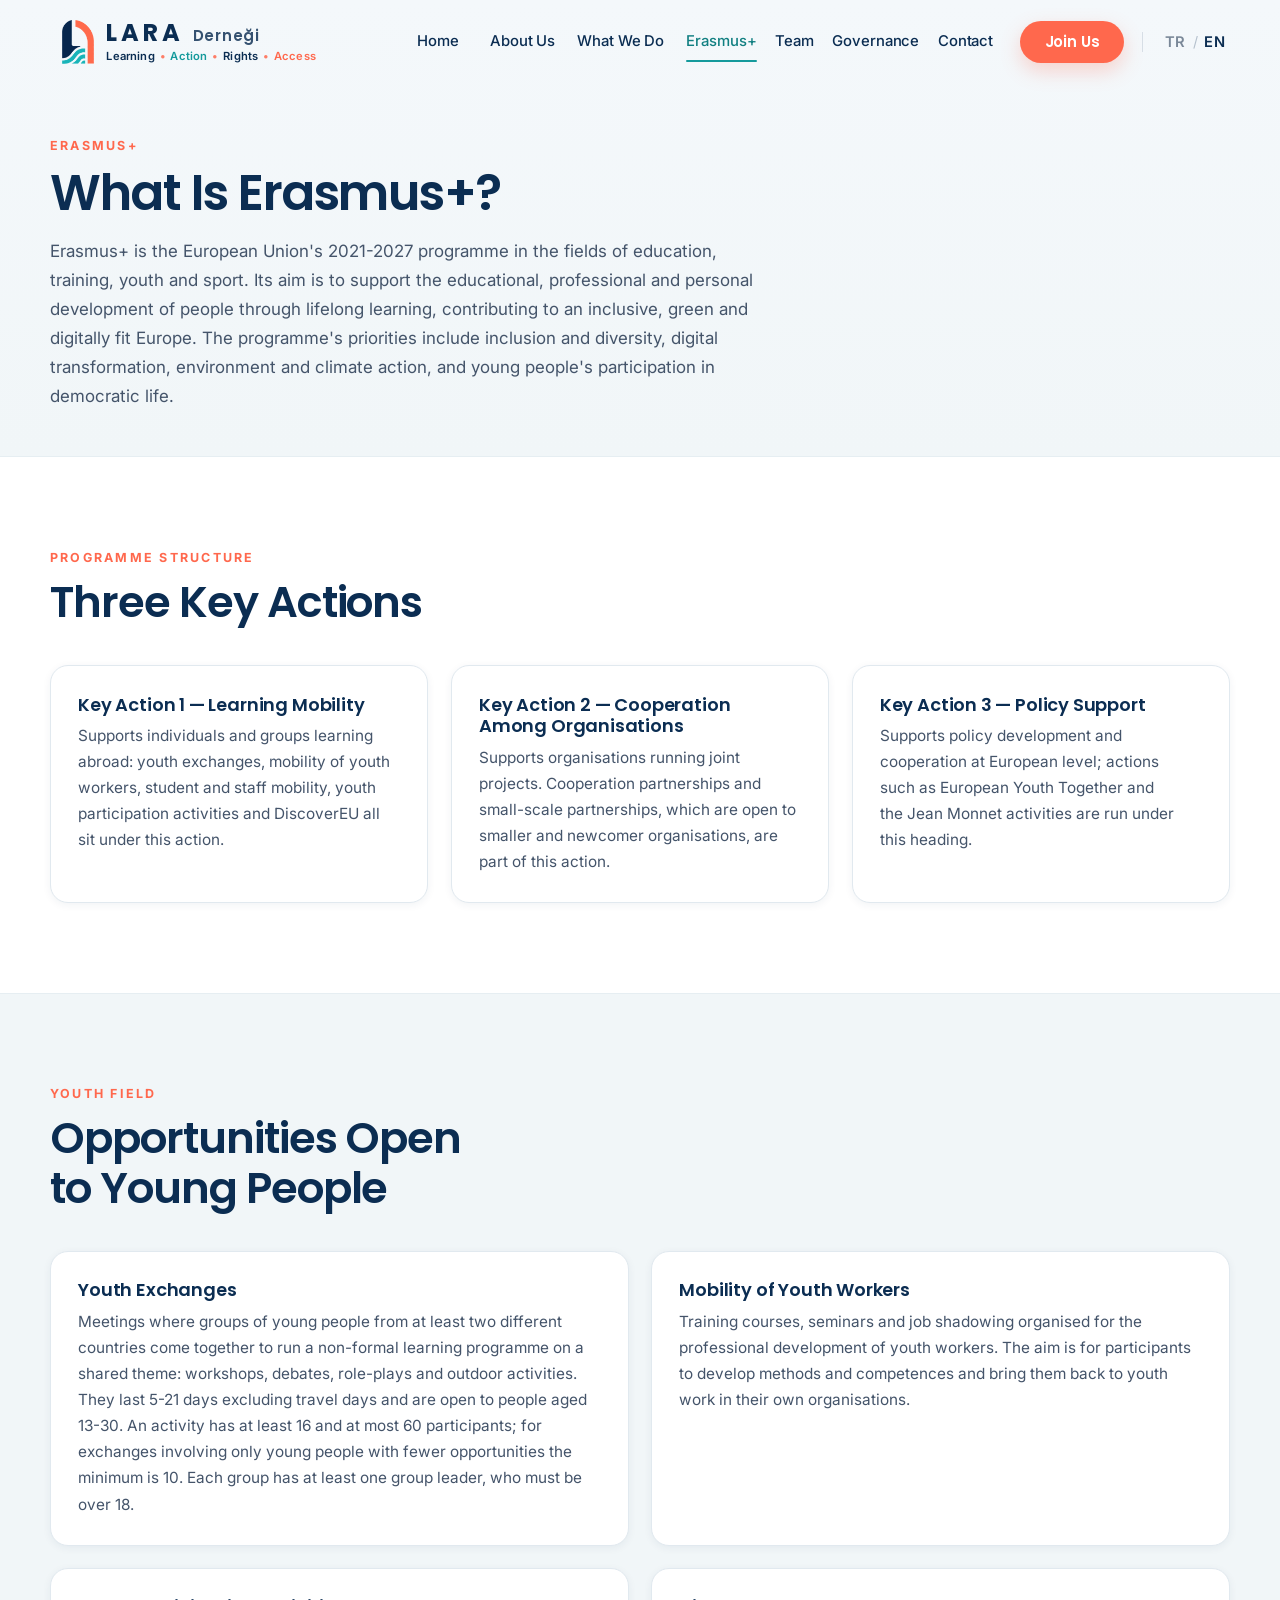
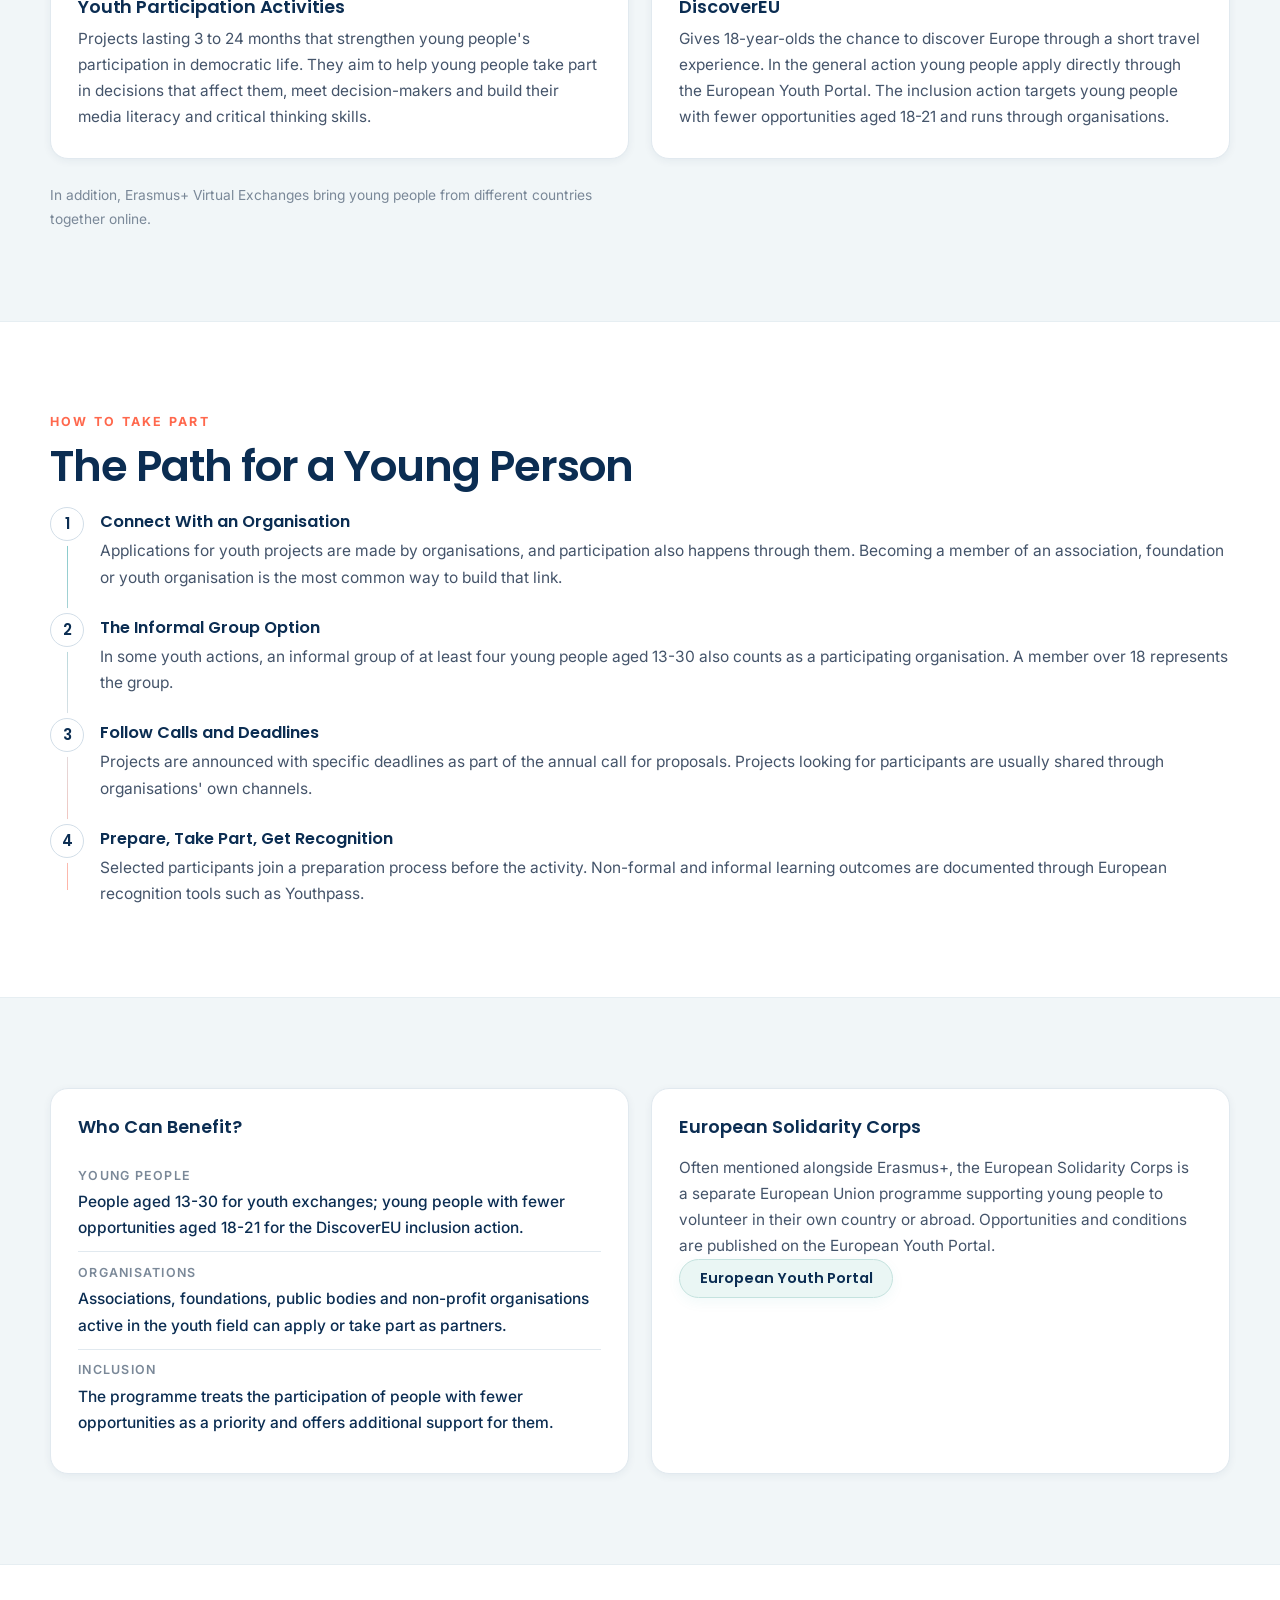
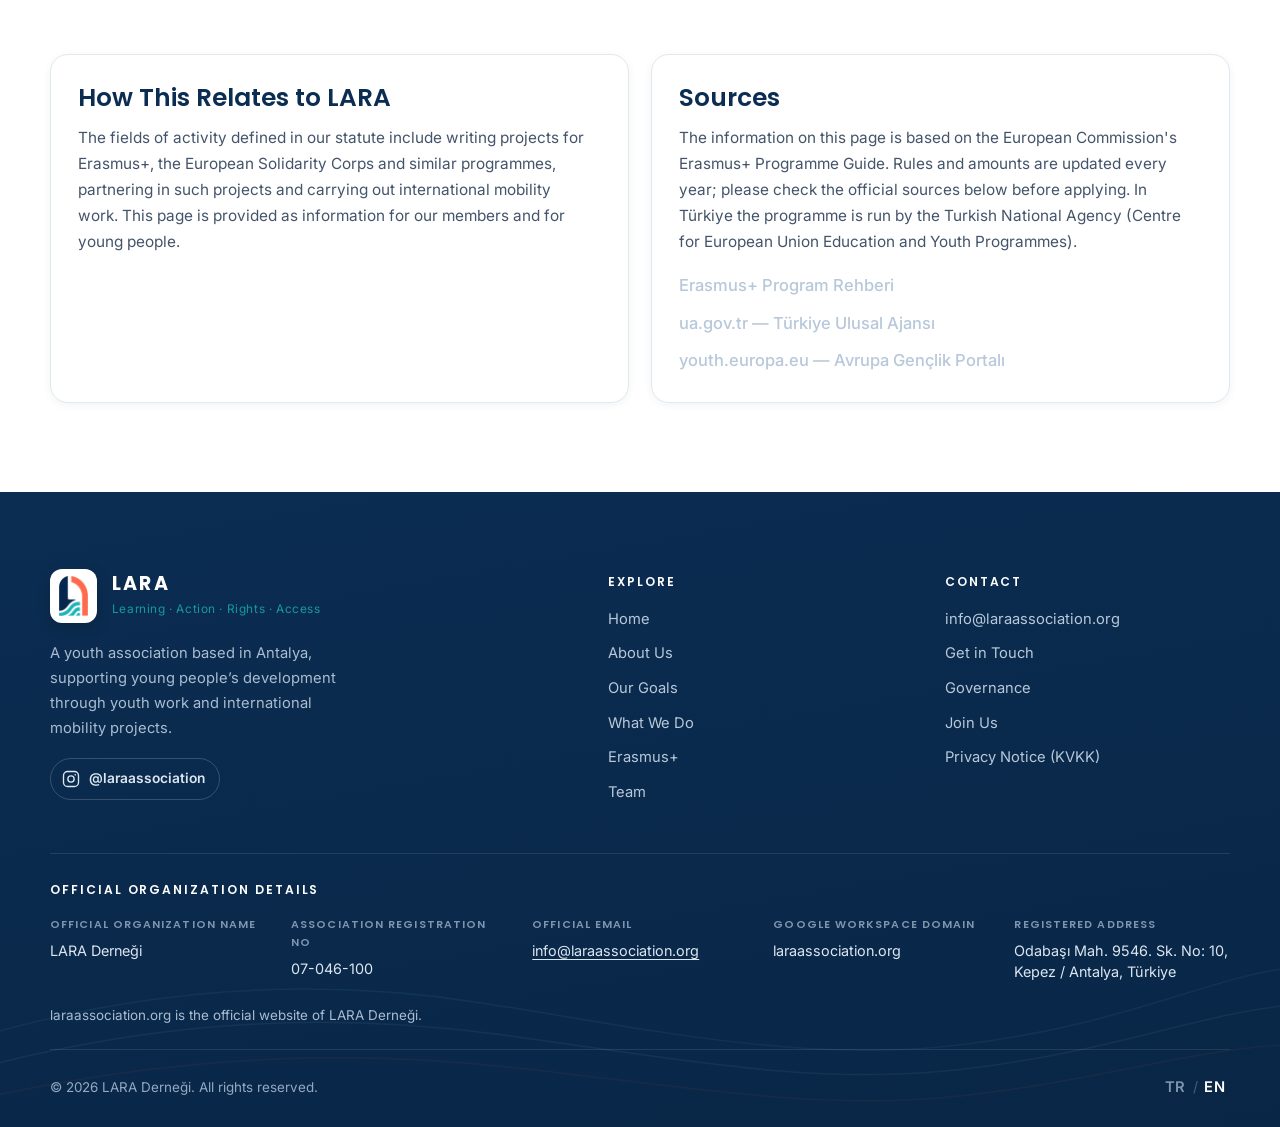
<file: erasmus/index.html>
<!DOCTYPE html>
<html lang="tr" data-lang="tr">
<head>
<!-- Google tag (gtag.js) -->
<script async src="https://www.googletagmanager.com/gtag/js?id=G-RKP970V3Z3"></script>
<script>
  window.dataLayer = window.dataLayer || [];
  function gtag(){dataLayer.push(arguments);}
  gtag('js', new Date());

  gtag('config', 'G-RKP970V3Z3');
</script>
<script>
  /* JS var + dil tercihi erkenden: İngilizce görecek ziyaretçiye önce Türkçe metin çizilmez (kayma olmaz).
     main.js çeviriyi uygulayınca sınıfı kaldırır; bir sorun olursa 2,5 sn sonra sayfa yine görünür. */
  (function (d) {
    d.classList.add('js');
    try {
      var s = localStorage.getItem('lara-lang');
      var en = s ? s === 'en' : (navigator.language || '').slice(0, 2).toLowerCase() !== 'tr';
      if (en) { d.classList.add('lang-pending'); setTimeout(function () { d.classList.remove('lang-pending'); }, 2500); }
    } catch (e) {}
  })(document.documentElement);
</script>
<meta charset="utf-8">
<meta name="viewport" content="width=device-width, initial-scale=1">
<title>Erasmus+ Nedir? — LARA Derneği</title>
<meta name="description" data-i18n-meta="meta.descEr" content="Erasmus+ hareketlilik türleri, başvuru şartları, hibe tutarları ve başvuru süreci.">
<meta name="theme-color" content="#0F2B4C">
<link rel="icon" href="/assets/img/favicon-48.png" type="image/png" sizes="48x48">
<link rel="icon" href="/assets/img/favicon.png" type="image/png" sizes="512x512">
<link rel="apple-touch-icon" href="/assets/img/apple-touch-icon.png">
<meta property="og:type" content="website">
<meta property="og:title" content="Erasmus+ Nedir? — LARA Derneği">
<meta property="og:description" content="Erasmus+ hareketlilik türleri, başvuru şartları, hibe tutarları ve başvuru süreci.">
<link rel="canonical" href="https://laraassociation.org/erasmus/">
<meta property="og:url" content="https://laraassociation.org/erasmus/">
<meta property="og:site_name" content="LARA Derneği">
<meta property="og:image" content="https://laraassociation.org/assets/img/og-image.png">
<meta property="og:image:width" content="1200">
<meta property="og:image:height" content="630">
<meta name="twitter:card" content="summary_large_image">
<meta property="og:locale" content="tr_TR">
<script type="application/ld+json">
{
  "@context": "https://schema.org",
  "@type": "NGO",
  "name": "LARA Derneği",
  "alternateName": "LARA Association",
  "url": "https://laraassociation.org/",
  "logo": "https://laraassociation.org/assets/img/logo-mark.png",
  "image": "https://laraassociation.org/assets/img/og-image.png",
  "email": "info@laraassociation.org",
  "foundingDate": "2026-09",
  "address": {
    "@type": "PostalAddress",
    "streetAddress": "Odabaşı Mah. 9546. Sk. No: 10",
    "addressLocality": "Kepez",
    "addressRegion": "Antalya",
    "addressCountry": "TR"
  },
  "contactPoint": {
    "@type": "ContactPoint",
    "email": "info@laraassociation.org",
    "contactType": "general enquiries",
    "availableLanguage": ["tr", "en"]
  },
  "sameAs": ["https://www.instagram.com/laraassociation/"],
  "identifier": "07-046-100",
  "areaServed": "Worldwide",
  "knowsLanguage": ["tr", "en"]
}
</script>
<link rel="preconnect" href="https://fonts.googleapis.com">
<link rel="preconnect" href="https://fonts.gstatic.com" crossorigin>
<link rel="preload" as="style" href="https://fonts.googleapis.com/css2?family=Poppins:wght@600;700&family=Inter:wght@400;500;600&display=swap" onload="this.onload=null;this.rel='stylesheet'">
<noscript><link rel="stylesheet" href="https://fonts.googleapis.com/css2?family=Poppins:wght@600;700&family=Inter:wght@400;500;600&display=swap"></noscript>
<link rel="stylesheet" href="/assets/css/style.css?v=37">
</head>
<body data-title-key="meta.titleEr">

<a class="skip-link" href="#icerik" data-i18n="a11y.skip">İçeriğe geç</a>

<header class="site-header" id="siteHeader">
  <div class="container header-inner">
    <a class="brand" href="/" aria-label="LARA">
      <picture><source type="image/webp" srcset="/assets/img/logo-mark-120.webp"><img class="brand-mark" src="/assets/img/logo-mark.png" alt="" width="338" height="458" decoding="async"></picture>
      <span class="brand-text">
        <span class="brand-name">LARA <span class="brand-legal">Derneği</span></span>
        <span class="brand-tagline" lang="en">
          <span class="c-navy">Learning</span> <span class="dot">•</span>
          <span class="c-teal">Action</span> <span class="dot">•</span>
          <span class="c-navy">Rights</span> <span class="dot">•</span>
          <span class="c-orange">Access</span>
        </span>
      </span>
    </a>

    <nav class="primary-nav" id="primaryNav" aria-label="LARA">
      <ul>
        <li><a href="/" data-i18n="nav.home">Anasayfa</a></li>
        <li><a href="/hakkimizda/" data-i18n="nav.about">Biz Kimiz</a></li>
        <li><a href="/ne-yapiyoruz/" data-i18n="nav.what">Ne Yapıyoruz</a></li>
        <li><a href="/erasmus/" class="active" data-i18n="nav.erasmus">Erasmus+</a></li>
        <li><a href="/ekip/" data-i18n="nav.team">Ekip</a></li>
        <li><a href="/kurumsal/" data-i18n="nav.corporate">Kurumsal</a></li>
        <li><a href="/iletisim/" data-i18n="nav.contact">İletişim</a></li>
        <li class="nav-cta"><a class="btn btn-primary btn-sm" href="/uye-ol/" data-i18n="nav.join">Üye Ol</a></li>
      </ul>
    </nav>

    <div class="header-actions">
      <div class="lang-switch" role="group" data-i18n-aria="a11y.lang" aria-label="Dil seçimi">
        <button type="button" class="lang-btn is-active" data-set-lang="tr">TR</button>
        <span class="lang-sep" aria-hidden="true">/</span>
        <button type="button" class="lang-btn" data-set-lang="en">EN</button>
      </div>
      <button class="nav-toggle" id="navToggle" aria-expanded="false" aria-controls="primaryNav" data-i18n-aria="a11y.menu" aria-label="Menüyü aç">
        <span></span><span></span><span></span>
      </button>
    </div>
  </div>
</header>

<main>

<section class="page-hero" id="icerik">
  <div class="container">
    <p class="section-eyebrow" data-i18n="er.eyebrow">Erasmus+</p>
    <h1 class="page-title" data-i18n="er.title">Erasmus+ Nedir?</h1>
    <p class="page-intro" data-i18n="er.intro">Erasmus+, Avrupa Birliği'nin eğitim, öğretim, gençlik ve spor alanlarındaki 2021-2027 dönemi programıdır. Amacı, yaşam boyu öğrenme yoluyla insanların eğitsel, mesleki ve kişisel gelişimini desteklemek; kapsayıcı, yeşil ve dijital bir Avrupa'ya katkı sunmaktır. Program; kapsayıcılık ve çeşitlilik, dijital dönüşüm, çevre ve iklim ile gençlerin demokratik hayata katılımını öncelik olarak belirlemiştir.</p>
  </div>
</section>

<section class="section" id="yapisi">
  <div class="container">
    <p class="section-eyebrow" data-i18n="er.kaEyebrow">Programın Yapısı</p>
    <h2 class="section-title" data-i18n="er.kaTitle">Üç Ana Eylem</h2>
    <div class="grid grid-3">
      <article class="card reveal">
        <h3 data-i18n="er.ka1t">Ana Eylem 1 — Öğrenme Hareketliliği</h3>
        <p data-i18n="er.ka1d">Bireylerin ve grupların yurt dışında öğrenmesini destekler: gençlik değişimleri, gençlik çalışanlarının hareketliliği, öğrenci ve personel hareketliliği, gençlik katılım faaliyetleri ve DiscoverEU bu eylem altındadır.</p>
      </article>
      <article class="card reveal">
        <h3 data-i18n="er.ka2t">Ana Eylem 2 — Kuruluşlar Arası İşbirliği</h3>
        <p data-i18n="er.ka2d">Kuruluşların ortak projeler yürütmesini destekler. İşbirliği ortaklıkları ve özellikle yeni başlayan küçük kuruluşlara açık olan küçük ölçekli ortaklıklar bu eylemin parçasıdır.</p>
      </article>
      <article class="card reveal">
        <h3 data-i18n="er.ka3t">Ana Eylem 3 — Politika Desteği</h3>
        <p data-i18n="er.ka3d">Avrupa düzeyinde politika geliştirme ve işbirliğini destekler; "Avrupa Gençliği Birlikte" gibi eylemler ile Jean Monnet faaliyetleri bu başlık altında yürütülür.</p>
      </article>
    </div>
  </div>
</section>

<section class="section section-alt" id="firsatlar">
  <div class="container">
    <p class="section-eyebrow" data-i18n="er.oEyebrow">Gençlik Alanı</p>
    <h2 class="section-title" data-i18n="er.oTitle">Gençlere Açık Fırsatlar</h2>
    <div class="grid grid-2">
      <article class="card reveal">
        <h3 data-i18n="er.o1t">Gençlik Değişimleri</h3>
        <p data-i18n="er.o1d">En az iki farklı ülkeden gençlik gruplarının bir araya gelip ortak bir tema üzerinde yaygın öğrenme programı yürüttüğü buluşmalardır: atölyeler, tartışmalar, canlandırmalar ve açık hava etkinlikleri. Seyahat günleri hariç 5-21 gün sürer; 13-30 yaş arası gençler katılabilir. Bir faaliyette en az 16, en fazla 60 katılımcı bulunur; yalnızca imkânı kısıtlı gençlerden oluşan değişimlerde bu sayı 10'a düşer. Her grubun en az bir grup lideri olur ve grup liderleri 18 yaşından büyük olmalıdır.</p>
      </article>
      <article class="card reveal">
        <h3 data-i18n="er.o2t">Gençlik Çalışanları Hareketliliği</h3>
        <p data-i18n="er.o2d">Gençlik çalışanlarının mesleki gelişimi için düzenlenen eğitim kursları, seminerler ve iş başı gözlem gibi faaliyetlerdir. Amaç, katılımcıların yöntem ve yetkinliklerini geliştirip bunları kendi kuruluşlarındaki gençlik çalışmasına taşımalarıdır.</p>
      </article>
      <article class="card reveal">
        <h3 data-i18n="er.o3t">Gençlik Katılım Faaliyetleri</h3>
        <p data-i18n="er.o3d">Gençlerin demokratik hayata katılımını güçlendiren, 3 ile 24 ay arasında süren projelerdir. Gençlerin kendilerini ilgilendiren konularda karar alma süreçlerine katılmasını, karar alıcılarla buluşmasını ve medya okuryazarlığı ile eleştirel düşünme becerilerini geliştirmesini hedefler.</p>
      </article>
      <article class="card reveal">
        <h3 data-i18n="er.o4t">DiscoverEU</h3>
        <p data-i18n="er.o4d">18 yaşındaki gençlere Avrupa'yı kısa süreli bir seyahatle keşfetme imkânı verir. Genel eylemde gençler Avrupa Gençlik Portalı üzerinden doğrudan başvurur. Kapsayıcılık eylemi ise 18-21 yaş arasındaki imkânı kısıtlı gençleri hedefler ve kuruluşlar aracılığıyla yürütülür.</p>
      </article>
    </div>
    <p class="muted-sm section-note" data-i18n="er.oNote">Bunların yanında Erasmus+ Sanal Değişimler, farklı ülkelerden gençleri çevrimiçi ortamda buluşturan ek bir imkân sunar.</p>
  </div>
</section>

<section class="section" id="nasil-katilinir">
  <div class="container">
    <p class="section-eyebrow" data-i18n="er.hEyebrow">Nasıl Katılınır?</p>
    <h2 class="section-title" data-i18n="er.hTitle">Bir Gencin İzleyeceği Yol</h2>
    <ol class="steps steps-light">
      <li><span class="step-num">1</span><div><strong data-i18n="er.s1t">Bir Kuruluşla Bağ Kur</strong><p data-i18n="er.s1d">Gençlik projelerine başvurular kuruluşlar tarafından yapılır; katılım da kuruluşlar aracılığıyla olur. Dernek, vakıf veya gençlik kuruluşlarına üye olmak bu bağı kurmanın en yaygın yoludur.</p></div></li>
      <li><span class="step-num">2</span><div><strong data-i18n="er.s2t">Gayri Resmî Grup Seçeneği</strong><p data-i18n="er.s2d">Gençlik alanındaki bazı eylemlerde, 13-30 yaş arasındaki en az dört gencin oluşturduğu gayri resmî gruplar da katılımcı kuruluş sayılır. Grubu, 18 yaşından büyük bir üye temsil eder.</p></div></li>
      <li><span class="step-num">3</span><div><strong data-i18n="er.s3t">Çağrıları ve Son Tarihleri Takip Et</strong><p data-i18n="er.s3d">Projeler, yıllık teklif çağrısı kapsamında belirli son başvuru tarihleriyle duyurulur. Katılımcı arayan projeler genellikle kuruluşların duyuru kanallarından paylaşılır.</p></div></li>
      <li><span class="step-num">4</span><div><strong data-i18n="er.s4t">Hazırlık, Faaliyet ve Tanınma</strong><p data-i18n="er.s4d">Seçilen katılımcılar faaliyet öncesi hazırlık sürecine katılır. Kazanılan yaygın ve serbest öğrenme çıktıları, Youthpass gibi Avrupa tanınma araçlarıyla belgelendirilir.</p></div></li>
    </ol>
  </div>
</section>

<section class="section section-alt" id="kimler">
  <div class="container">
    <div class="grid grid-2">
      <div class="card contact-card reveal">
        <h2 data-i18n="er.whoTitle">Kimler Yararlanabilir?</h2>
        <dl class="info-list">
          <div><dt data-i18n="er.w1t">Gençler</dt><dd data-i18n="er.w1d">Gençlik değişimlerinde 13-30 yaş arası gençler; DiscoverEU kapsayıcılık eyleminde 18-21 yaş arası imkânı kısıtlı gençler.</dd></div>
          <div><dt data-i18n="er.w2t">Kuruluşlar</dt><dd data-i18n="er.w2d">Gençlik alanında çalışan dernekler, vakıflar, kamu kurumları ve kâr amacı gütmeyen kuruluşlar başvuru sahibi veya ortak olabilir.</dd></div>
          <div><dt data-i18n="er.w3t">Kapsayıcılık</dt><dd data-i18n="er.w3d">Program, imkânı kısıtlı katılımcıların katılımını öncelik sayar ve bu katılımcılar için ek destek imkânları sunar.</dd></div>
        </dl>
      </div>
      <div class="card contact-card reveal">
        <h2 data-i18n="er.euroTitle">Avrupa Dayanışma Programı</h2>
        <p data-i18n="er.euroD">Erasmus+ ile birlikte anılan Avrupa Dayanışma Programı, gençlerin yurt içinde veya yurt dışında gönüllülük faaliyetlerine katılmasını destekleyen ayrı bir Avrupa Birliği programıdır. Fırsatlar ve başvuru koşulları Avrupa Gençlik Portalı üzerinden duyurulur.</p>
        <a class="btn btn-ghost btn-sm" href="https://youth.europa.eu/solidarity_en" target="_blank" rel="noopener noreferrer" data-i18n="er.euroLink">Avrupa Gençlik Portalı</a>
      </div>
    </div>
  </div>
</section>

<section class="section" id="lara-rolu">
  <div class="container">
    <div class="grid grid-2">
      <article class="card reveal">
        <h2 data-i18n="er.roleT">LARA ile İlişkisi</h2>
        <p data-i18n="er.roleD">Derneğimizin tüzüğünde tanımlı faaliyet alanları arasında Erasmus+, Avrupa Dayanışma Programı ve benzeri programlara proje yazmak, bu projelere ortak olmak ve uluslararası hareketlilik çalışmaları yürütmek yer alır. Bu sayfa, üyelerimiz ve gençler için bilgilendirme amacıyla hazırlanmıştır.</p>
      </article>
      <article class="card reveal">
        <h2 data-i18n="er.sourceT">Kaynaklar</h2>
        <p data-i18n="er.sourceD">Bu sayfadaki bilgiler Avrupa Komisyonu'nun Erasmus+ Program Rehberi'ne dayanır. Kurallar ve tutarlar her yıl güncellenir; başvuru öncesinde aşağıdaki resmî kaynakları inceleyiniz. Türkiye'de program, Avrupa Birliği Eğitim ve Gençlik Programları Merkezi Başkanlığı (Türkiye Ulusal Ajansı) tarafından yürütülür.</p>
        <ul class="footer-links source-links">
          <li><a href="https://erasmus-plus.ec.europa.eu/programme-guide/introduction" target="_blank" rel="noopener noreferrer">Erasmus+ Program Rehberi</a></li>
          <li><a href="https://www.ua.gov.tr/" target="_blank" rel="noopener noreferrer">ua.gov.tr — Türkiye Ulusal Ajansı</a></li>
          <li><a href="https://youth.europa.eu/" target="_blank" rel="noopener noreferrer">youth.europa.eu — Avrupa Gençlik Portalı</a></li>
        </ul>
      </article>
    </div>
  </div>
</section>

</main>

<footer class="site-footer">
  <svg class="footer-waves" viewBox="0 0 1440 320" preserveAspectRatio="none" aria-hidden="true" focusable="false">
    <path d="M0 210C180 160 360 150 540 178s360 70 540 48 270-72 360-86"/>
    <path d="M0 246C200 196 380 190 560 214s350 60 520 40 260-60 360-72"/>
    <path d="M0 282C220 236 400 232 580 252s340 50 500 32 250-50 360-58"/>
  </svg>
  <div class="container">
    <div class="footer-grid">
      <div class="footer-col footer-about">
        <a class="footer-brand" href="/" aria-label="LARA">
          <picture>
            <source type="image/webp" srcset="/assets/img/logo-mark-120.webp">
            <img src="/assets/img/logo-mark.png" alt="" width="338" height="458" loading="lazy" decoding="async">
          </picture>
          <span>
            <span class="footer-name">LARA</span>
            <span class="footer-tagline" lang="en">Learning · Action · Rights · Access</span>
          </span>
        </a>
        <p class="footer-desc" data-i18n="footer.about">Antalya merkezli bir gençlik derneği olarak gençlik çalışmaları ve uluslararası hareketlilik projeleriyle gençlerin gelişimini destekliyoruz.</p>
        <ul class="footer-social">
          <li><a href="https://www.instagram.com/laraassociation/" target="_blank" rel="noopener noreferrer" data-i18n-aria="social.ig" aria-label="LARA Derneği Instagram hesabı"><svg viewBox="0 0 24 24" fill="none" stroke="currentColor" stroke-width="1.8" aria-hidden="true" focusable="false"><rect x="2" y="2" width="20" height="20" rx="5.5"/><circle cx="12" cy="12" r="4.2"/><circle cx="17.6" cy="6.4" r="1.1" fill="currentColor" stroke="none"/></svg><span>@laraassociation</span></a></li>
        </ul>
      </div>

      <nav class="footer-col" aria-labelledby="footerExplore">
        <h2 class="footer-title" id="footerExplore" data-i18n="footer.explore">Keşfet</h2>
        <ul class="footer-links">
          <li><a href="/" data-i18n="nav.home">Anasayfa</a></li>
          <li><a href="/hakkimizda/" data-i18n="nav.about">Biz Kimiz</a></li>
          <li><a href="/hakkimizda/#amaclarimiz" data-i18n="nav.goals">Amaçlarımız</a></li>
          <li><a href="/ne-yapiyoruz/" data-i18n="nav.what">Ne Yapıyoruz</a></li>
          <li><a href="/erasmus/" data-i18n="nav.erasmus">Erasmus+</a></li>
          <li><a href="/ekip/" data-i18n="nav.team">Ekip</a></li>
        </ul>
      </nav>


      <div class="footer-col">
        <h2 class="footer-title" data-i18n="nav.contact">İletişim</h2>
        <ul class="footer-links">
          <li><a href="mailto:info@laraassociation.org">info@laraassociation.org</a></li>
          <li><a href="/iletisim/" data-i18n="contact.title">Bize Ulaş</a></li>
          <li><a href="/kurumsal/" data-i18n="nav.corporate">Kurumsal</a></li>
          <li><a href="/uye-ol/" data-i18n="nav.join">Üye Ol</a></li>
          <li><a href="/kvkk/" data-i18n="footer.kvkk">KVKK Aydınlatma Metni</a></li>
        </ul>
      </div>
    </div>


    <section class="footer-official" aria-labelledby="footerOfficial">
      <h2 class="footer-title" id="footerOfficial" data-i18n="footer.officialTitle">Resmî Kurum Bilgileri</h2>
      <dl class="footer-official-list">
        <div><dt data-i18n="footer.fName">Resmî Kurum Adı</dt><dd>LARA Derneği</dd></div>
        <div><dt data-i18n="footer.fReg">Dernek Kütük No</dt><dd>07-046-100</dd></div>
        <div><dt data-i18n="footer.fAdmin">Kurumsal E-posta</dt><dd><a href="mailto:info@laraassociation.org">info@laraassociation.org</a></dd></div>
        <div><dt data-i18n="footer.fDomain">Google Workspace Domain</dt><dd>laraassociation.org</dd></div>
        <div><dt data-i18n="footer.fAddr">Merkez Adresi</dt><dd data-i18n="contact.v2">Odabaşı Mah. 9546. Sk. No: 10, Kepez / Antalya, Türkiye</dd></div>
      </dl>
      <p class="footer-official-note" data-i18n="footer.official">laraassociation.org, LARA Derneği'nin resmî internet sitesidir.</p>
    </section>

    <div class="footer-bottom">
      <p class="footer-copy">© <span id="year">2026</span> <span data-i18n="footer.rights">LARA Derneği. Tüm hakları saklıdır.</span></p>
      <div class="lang-switch footer-lang" role="group" data-i18n-aria="a11y.lang" aria-label="Dil seçimi">
        <button type="button" class="lang-btn is-active" data-set-lang="tr">TR</button>
        <span class="lang-sep" aria-hidden="true">/</span>
        <button type="button" class="lang-btn" data-set-lang="en">EN</button>
      </div>
    </div>
  </div>
</footer>

<a class="to-top" href="#icerik" id="toTop" data-i18n-aria="a11y.top" aria-label="Yukarı çık">↑</a>

<script src="/assets/js/form-config.js?v=25" defer></script>
<script src="/assets/js/i18n.js?v=36" defer></script>
<script src="/assets/js/i18n-pages.js?v=8" defer></script>
<script src="/assets/js/analytics.js?v=25" defer></script>
<script src="/assets/js/main.js?v=34" defer></script>
</body>
</html>
</file>
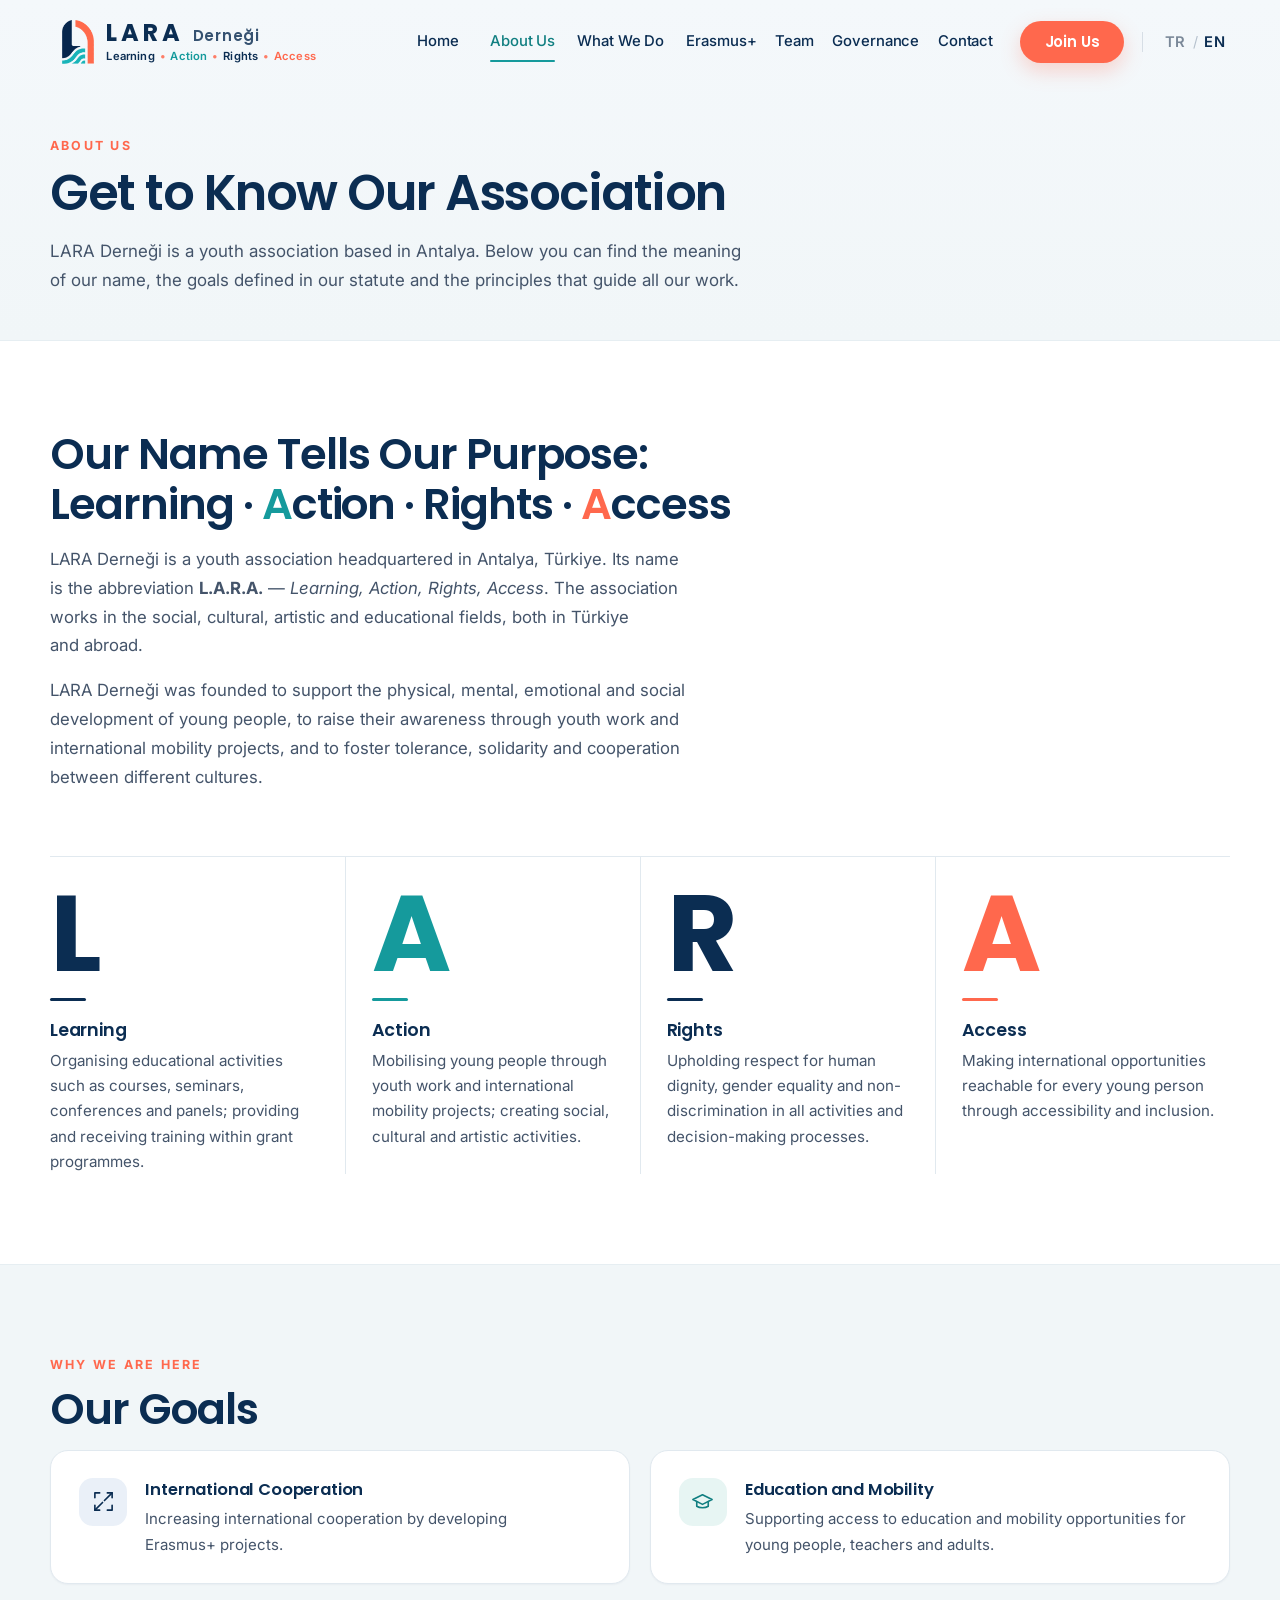
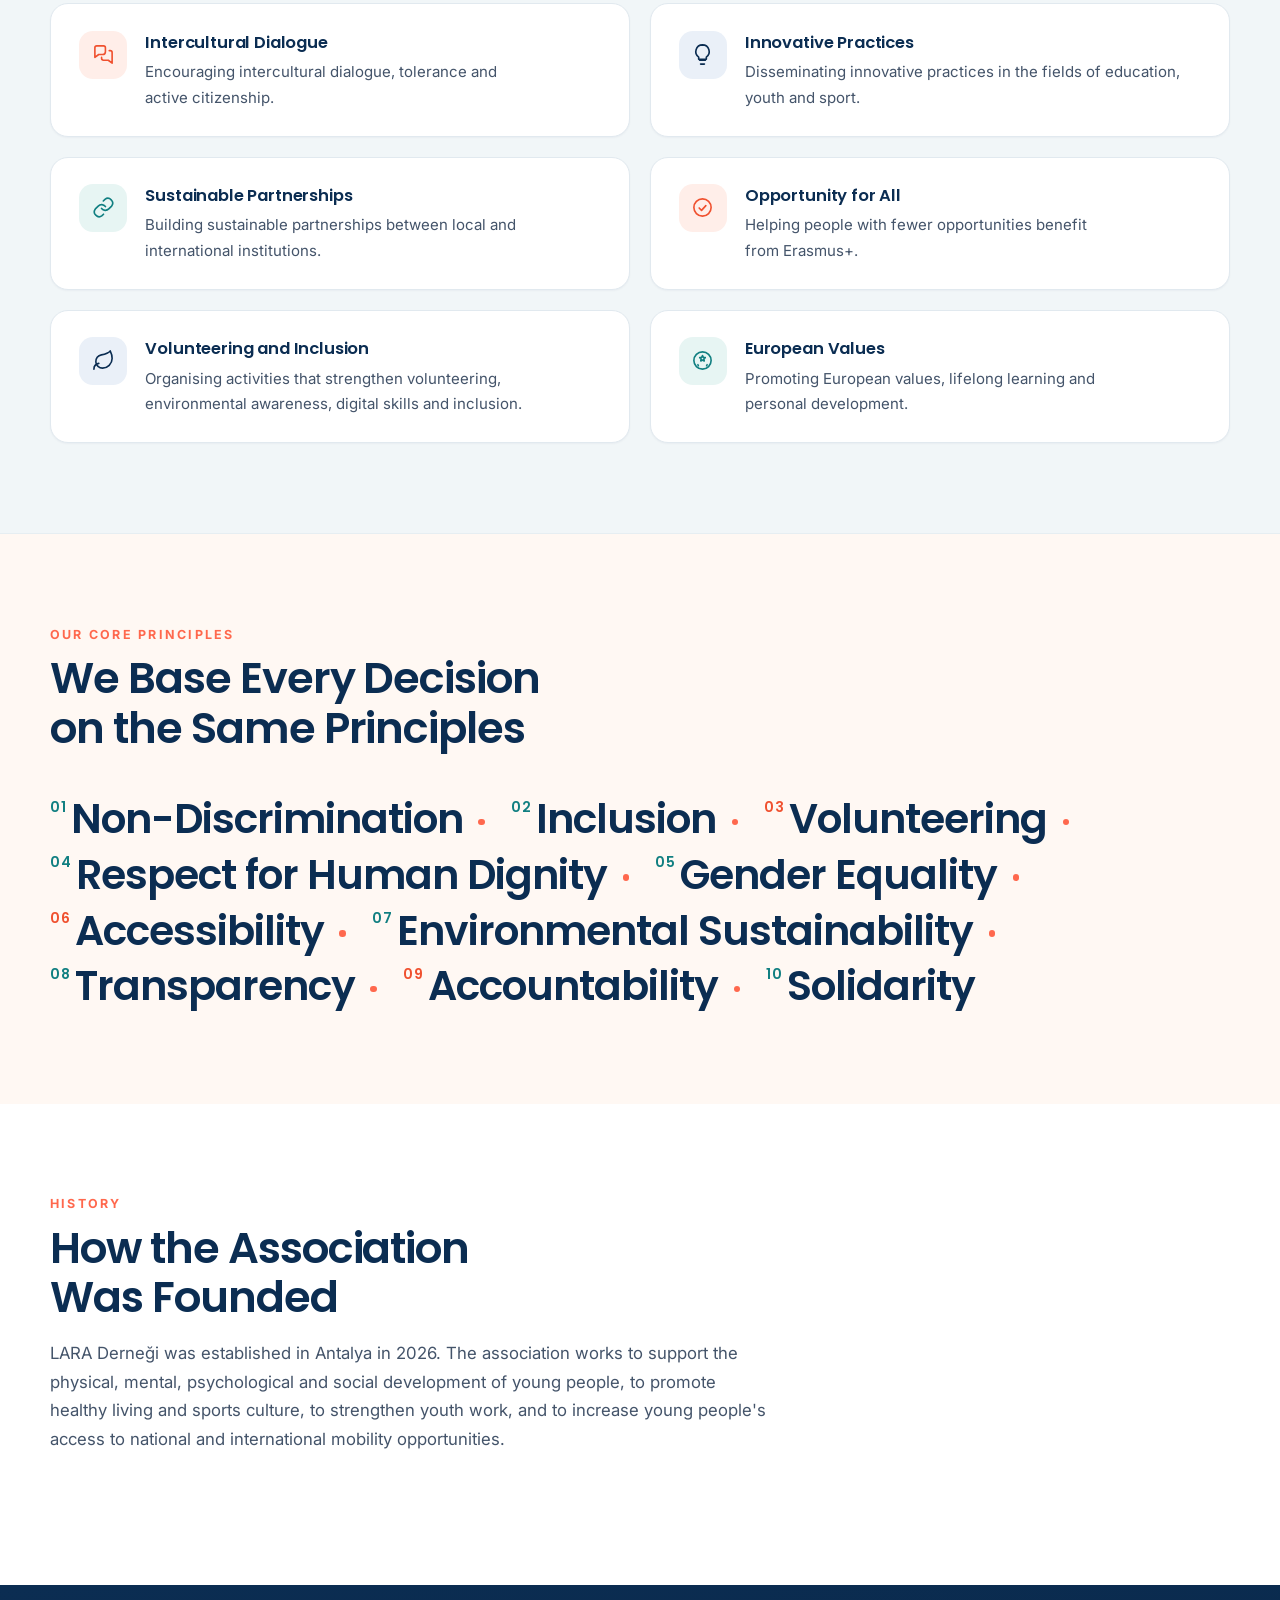
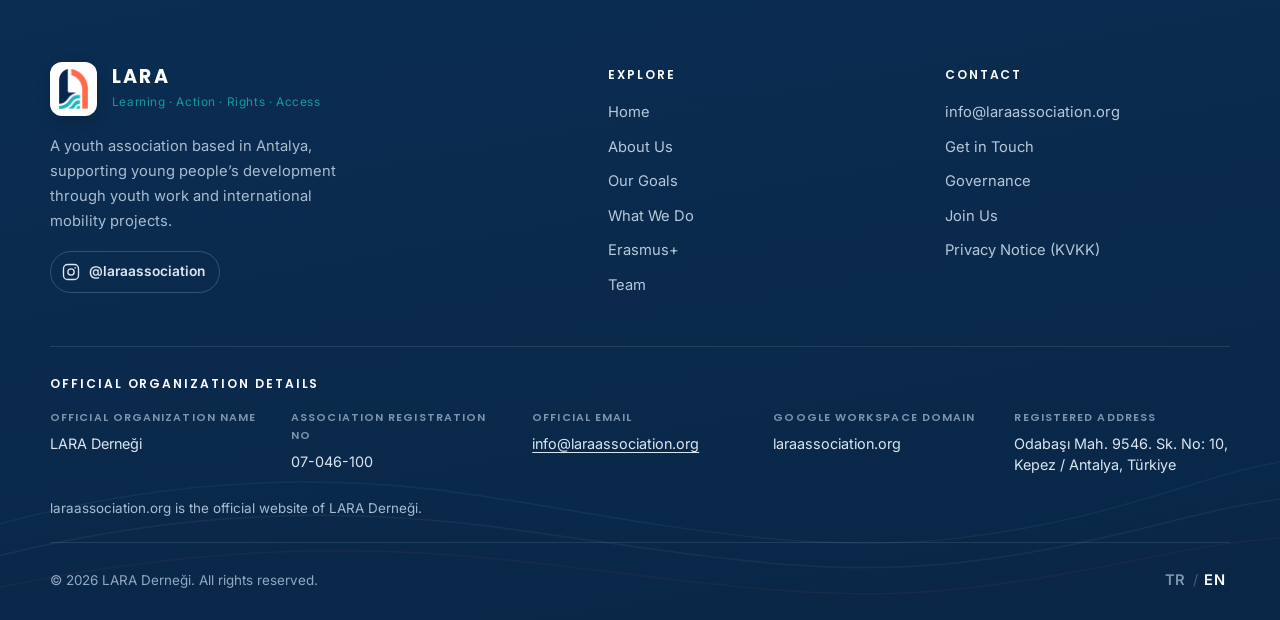
<file: hakkimizda/index.html>
<!DOCTYPE html>
<html lang="tr" data-lang="tr">
<head>
<!-- Google tag (gtag.js) -->
<script async src="https://www.googletagmanager.com/gtag/js?id=G-RKP970V3Z3"></script>
<script>
  window.dataLayer = window.dataLayer || [];
  function gtag(){dataLayer.push(arguments);}
  gtag('js', new Date());

  gtag('config', 'G-RKP970V3Z3');
</script>
<script>
  /* JS var + dil tercihi erkenden: İngilizce görecek ziyaretçiye önce Türkçe metin çizilmez (kayma olmaz).
     main.js çeviriyi uygulayınca sınıfı kaldırır; bir sorun olursa 2,5 sn sonra sayfa yine görünür. */
  (function (d) {
    d.classList.add('js');
    try {
      var s = localStorage.getItem('lara-lang');
      var en = s ? s === 'en' : (navigator.language || '').slice(0, 2).toLowerCase() !== 'tr';
      if (en) { d.classList.add('lang-pending'); setTimeout(function () { d.classList.remove('lang-pending'); }, 2500); }
    } catch (e) {}
  })(document.documentElement);
</script>
<meta charset="utf-8">
<meta name="viewport" content="width=device-width, initial-scale=1">
<title>Biz Kimiz — LARA Derneği</title>
<meta name="description" data-i18n-meta="meta.descAbout" content="LARA Derneği'nin adı, amaçları ve temel ilkeleri.">
<meta name="theme-color" content="#0F2B4C">
<link rel="icon" href="/assets/img/favicon-48.png" type="image/png" sizes="48x48">
<link rel="icon" href="/assets/img/favicon.png" type="image/png" sizes="512x512">
<link rel="apple-touch-icon" href="/assets/img/apple-touch-icon.png">
<meta property="og:type" content="website">
<meta property="og:title" content="Biz Kimiz — LARA Derneği">
<meta property="og:description" content="LARA Derneği'nin adı, amaçları ve temel ilkeleri.">
<link rel="canonical" href="https://laraassociation.org/hakkimizda/">
<meta property="og:url" content="https://laraassociation.org/hakkimizda/">
<meta property="og:site_name" content="LARA Derneği">
<meta property="og:image" content="https://laraassociation.org/assets/img/og-image.png">
<meta property="og:image:width" content="1200">
<meta property="og:image:height" content="630">
<meta name="twitter:card" content="summary_large_image">
<meta property="og:locale" content="tr_TR">
<script type="application/ld+json">
{
  "@context": "https://schema.org",
  "@type": "NGO",
  "name": "LARA Derneği",
  "alternateName": "LARA Association",
  "url": "https://laraassociation.org/",
  "logo": "https://laraassociation.org/assets/img/logo-mark.png",
  "image": "https://laraassociation.org/assets/img/og-image.png",
  "email": "info@laraassociation.org",
  "foundingDate": "2026-09",
  "address": {
    "@type": "PostalAddress",
    "streetAddress": "Odabaşı Mah. 9546. Sk. No: 10",
    "addressLocality": "Kepez",
    "addressRegion": "Antalya",
    "addressCountry": "TR"
  },
  "contactPoint": {
    "@type": "ContactPoint",
    "email": "info@laraassociation.org",
    "contactType": "general enquiries",
    "availableLanguage": ["tr", "en"]
  },
  "sameAs": ["https://www.instagram.com/laraassociation/"],
  "identifier": "07-046-100",
  "areaServed": "Worldwide",
  "knowsLanguage": ["tr", "en"]
}
</script>
<link rel="preconnect" href="https://fonts.googleapis.com">
<link rel="preconnect" href="https://fonts.gstatic.com" crossorigin>
<link rel="preload" as="style" href="https://fonts.googleapis.com/css2?family=Poppins:wght@600;700&family=Inter:wght@400;500;600&display=swap" onload="this.onload=null;this.rel='stylesheet'">
<noscript><link rel="stylesheet" href="https://fonts.googleapis.com/css2?family=Poppins:wght@600;700&family=Inter:wght@400;500;600&display=swap"></noscript>
<link rel="stylesheet" href="/assets/css/style.css?v=37">
</head>
<body data-title-key="meta.titleAbout">

<a class="skip-link" href="#icerik" data-i18n="a11y.skip">İçeriğe geç</a>

<header class="site-header" id="siteHeader">
  <div class="container header-inner">
    <a class="brand" href="/" aria-label="LARA">
      <picture><source type="image/webp" srcset="/assets/img/logo-mark-120.webp"><img class="brand-mark" src="/assets/img/logo-mark.png" alt="" width="338" height="458" decoding="async"></picture>
      <span class="brand-text">
        <span class="brand-name">LARA <span class="brand-legal">Derneği</span></span>
        <span class="brand-tagline" lang="en">
          <span class="c-navy">Learning</span> <span class="dot">•</span>
          <span class="c-teal">Action</span> <span class="dot">•</span>
          <span class="c-navy">Rights</span> <span class="dot">•</span>
          <span class="c-orange">Access</span>
        </span>
      </span>
    </a>

    <nav class="primary-nav" id="primaryNav" aria-label="LARA">
      <ul>
        <li><a href="/" data-i18n="nav.home">Anasayfa</a></li>
        <li><a href="/hakkimizda/" class="active" data-i18n="nav.about">Biz Kimiz</a></li>
        <li><a href="/ne-yapiyoruz/" data-i18n="nav.what">Ne Yapıyoruz</a></li>
        <li><a href="/erasmus/" data-i18n="nav.erasmus">Erasmus+</a></li>
        <li><a href="/ekip/" data-i18n="nav.team">Ekip</a></li>
        <li><a href="/kurumsal/" data-i18n="nav.corporate">Kurumsal</a></li>
        <li><a href="/iletisim/" data-i18n="nav.contact">İletişim</a></li>
        <li class="nav-cta"><a class="btn btn-primary btn-sm" href="/uye-ol/" data-i18n="nav.join">Üye Ol</a></li>
      </ul>
    </nav>

    <div class="header-actions">
      <div class="lang-switch" role="group" data-i18n-aria="a11y.lang" aria-label="Dil seçimi">
        <button type="button" class="lang-btn is-active" data-set-lang="tr">TR</button>
        <span class="lang-sep" aria-hidden="true">/</span>
        <button type="button" class="lang-btn" data-set-lang="en">EN</button>
      </div>
      <button class="nav-toggle" id="navToggle" aria-expanded="false" aria-controls="primaryNav" data-i18n-aria="a11y.menu" aria-label="Menüyü aç">
        <span></span><span></span><span></span>
      </button>
    </div>
  </div>
</header>

<main>

<section class="page-hero" id="icerik">
  <div class="container">
    <p class="section-eyebrow" data-i18n="about.eyebrow">Biz Kimiz</p>
    <h1 class="page-title" data-i18n="about.pageTitle">Derneğimizi Tanıyın</h1>
    <p class="page-intro" data-i18n="about.pageIntro">LARA Derneği, merkezi Antalya'da bulunan bir gençlik derneğidir. Aşağıda adımızın anlamını, tüzüğümüzde tanımlı amaçlarımızı ve tüm çalışmalarımıza yön veren ilkelerimizi bulabilirsiniz.</p>
  </div>
</section>

<section class="section about" id="adimiz">
  <div class="container">
    <h2 class="section-title about-title" data-i18n="about.title">Adımız Amacımızı Anlatıyor: <span class="lara-words"><span class="nw"><span class="c-navy">L</span>earning · <span class="c-teal">A</span>ction ·</span> <span class="nw"><span class="c-navy">R</span>ights · <span class="c-orange">A</span>ccess</span></span></h2>
    <div class="about-intro">
      <p class="section-intro" data-i18n="about.intro">LARA Derneği, merkezi Antalya'da bulunan bir gençlik derneğidir. Derneğin adının kısaltması <strong>L.A.R.A.</strong> — <em>Learning, Action, Rights, Access</em> kelimelerinden gelir. Dernek sosyal, kültürel, sanatsal ve eğitsel alanlarda yurt içinde ve yurt dışında faaliyet gösterir.</p>
      <p class="section-intro" data-i18n="about.intro2">LARA Derneği; gençlerin bedensel, zihinsel, ruhsal ve sosyal gelişimlerini desteklemek, gençlik çalışmaları ve uluslararası hareketlilik projeleri aracılığıyla farkındalıklarını artırmak, farklı kültürler arasında hoşgörü, dayanışma ve işbirliğini geliştirmek amacıyla kuruldu.</p>
    </div>

    <ol class="lara-letters" role="list">
      <li class="lara-item l-learning">
        <span class="lara-glyph" aria-hidden="true"><span class="lara-glyph-in">L</span></span>
        <span class="lara-rule" aria-hidden="true"></span>
        <h3 data-i18n="about.c1t">Learning — Öğrenme</h3>
        <p data-i18n="about.c1d">Kurs, seminer, konferans ve panel gibi eğitim çalışmaları düzenlemek; hibe programları kapsamında eğitimler vermek ve almak.</p>
      </li>
      <li class="lara-item l-action">
        <span class="lara-glyph" aria-hidden="true"><span class="lara-glyph-in">A</span></span>
        <span class="lara-rule" aria-hidden="true"></span>
        <h3 data-i18n="about.c2t">Action — Eylem</h3>
        <p data-i18n="about.c2d">Gençlik çalışmaları ve uluslararası hareketlilik projeleriyle gençleri harekete geçirmek; sosyal, kültürel ve sanatsal etkinlikler üretmek.</p>
      </li>
      <li class="lara-item l-rights">
        <span class="lara-glyph" aria-hidden="true"><span class="lara-glyph-in">R</span></span>
        <span class="lara-rule" aria-hidden="true"></span>
        <h3 data-i18n="about.c3t">Rights — Haklar</h3>
        <p data-i18n="about.c3d">İnsan onuruna saygı, toplumsal cinsiyet eşitliği ve ayrımcılık yapmama ilkelerini tüm faaliyet ve karar süreçlerinde benimsemek.</p>
      </li>
      <li class="lara-item l-access">
        <span class="lara-glyph" aria-hidden="true"><span class="lara-glyph-in">A</span></span>
        <span class="lara-rule" aria-hidden="true"></span>
        <h3 data-i18n="about.c4t">Access — Erişim</h3>
        <p data-i18n="about.c4d">Erişilebilirlik ve kapsayıcılık ilkeleriyle, uluslararası fırsatları her gencin ulaşabileceği hale getirmek.</p>
      </li>
    </ol>
  </div>
</section>

<section class="section section-alt" id="amaclarimiz">
  <div class="container">
    <p class="section-eyebrow" data-i18n="goals.eyebrow">Neden Buradayız</p>
    <h2 class="section-title" data-i18n="goals.title">Amaçlarımız</h2>

    <ol class="goal-list">
      <li class="goal t-navy reveal">
        <span class="goal-icon" aria-hidden="true">
          <svg viewBox="0 0 24 24" fill="none" stroke="currentColor" stroke-width="1.7" stroke-linecap="round" stroke-linejoin="round"><path d="M16 3h5v5"/><path d="M21 3l-8 8"/><path d="M8 21H3v-5"/><path d="M3 21l8-8"/><path d="M3 8V3h5"/><path d="M16 21h5v-5"/></svg>
        </span>
        <div class="goal-body">
          <h3 data-i18n="goals.t1">Uluslararası İş Birliği</h3>
          <p data-i18n="goals.1">Erasmus+ projeleri geliştirerek uluslararası iş birliğini artırmak.</p>
        </div>
      </li>
      <li class="goal t-teal reveal">
        <span class="goal-icon" aria-hidden="true">
          <svg viewBox="0 0 24 24" fill="none" stroke="currentColor" stroke-width="1.7" stroke-linecap="round" stroke-linejoin="round"><path d="M22 10L12 5 2 10l10 5 10-5z"/><path d="M6 12v5c3 2 9 2 12 0v-5"/></svg>
        </span>
        <div class="goal-body">
          <h3 data-i18n="goals.t2">Eğitim ve Hareketlilik</h3>
          <p data-i18n="goals.2">Gençlerin, öğretmenlerin ve yetişkinlerin eğitim ve hareketlilik fırsatlarına erişimini desteklemek.</p>
        </div>
      </li>
      <li class="goal t-orange reveal">
        <span class="goal-icon" aria-hidden="true">
          <svg viewBox="0 0 24 24" fill="none" stroke="currentColor" stroke-width="1.7" stroke-linecap="round" stroke-linejoin="round"><path d="M14 9a3 3 0 0 1-3 3H7l-4 3V5a2 2 0 0 1 2-2h7a2 2 0 0 1 2 2z"/><path d="M18 8h1a2 2 0 0 1 2 2v11l-4-3h-5a2 2 0 0 1-2-2v-1"/></svg>
        </span>
        <div class="goal-body">
          <h3 data-i18n="goals.t3">Kültürlerarası Diyalog</h3>
          <p data-i18n="goals.3">Kültürlerarası diyaloğu, hoşgörüyü ve aktif vatandaşlığı teşvik etmek.</p>
        </div>
      </li>
      <li class="goal t-navy reveal">
        <span class="goal-icon" aria-hidden="true">
          <svg viewBox="0 0 24 24" fill="none" stroke="currentColor" stroke-width="1.7" stroke-linecap="round" stroke-linejoin="round"><path d="M9 18h6"/><path d="M10 22h4"/><path d="M12 2a7 7 0 0 0-4 12.7V17h8v-2.3A7 7 0 0 0 12 2z"/></svg>
        </span>
        <div class="goal-body">
          <h3 data-i18n="goals.t4">Yenilikçi Uygulamalar</h3>
          <p data-i18n="goals.4">Eğitim, gençlik ve spor alanlarında yenilikçi uygulamaları yaygınlaştırmak.</p>
        </div>
      </li>
      <li class="goal t-teal reveal">
        <span class="goal-icon" aria-hidden="true">
          <svg viewBox="0 0 24 24" fill="none" stroke="currentColor" stroke-width="1.7" stroke-linecap="round" stroke-linejoin="round"><path d="M10 13a5 5 0 0 0 7.5.5l3-3a5 5 0 0 0-7-7l-1.7 1.7"/><path d="M14 11a5 5 0 0 0-7.5-.5l-3 3a5 5 0 0 0 7 7L12 19"/></svg>
        </span>
        <div class="goal-body">
          <h3 data-i18n="goals.t5">Sürdürülebilir Ortaklıklar</h3>
          <p data-i18n="goals.5">Yerel ve uluslararası kurumlar arasında sürdürülebilir ortaklıklar kurmak.</p>
        </div>
      </li>
      <li class="goal t-orange reveal">
        <span class="goal-icon" aria-hidden="true">
          <svg viewBox="0 0 24 24" fill="none" stroke="currentColor" stroke-width="1.7" stroke-linecap="round" stroke-linejoin="round"><circle cx="12" cy="12" r="9"/><path d="M8.5 12.5l2.5 2.5 4.5-5"/></svg>
        </span>
        <div class="goal-body">
          <h3 data-i18n="goals.t6">Herkes İçin Fırsat</h3>
          <p data-i18n="goals.6">Dezavantajlı bireylerin Erasmus+ fırsatlarından yararlanmasını desteklemek.</p>
        </div>
      </li>
      <li class="goal t-navy reveal">
        <span class="goal-icon" aria-hidden="true">
          <svg viewBox="0 0 24 24" fill="none" stroke="currentColor" stroke-width="1.7" stroke-linecap="round" stroke-linejoin="round"><path d="M11 20A7 7 0 0 1 9.8 6.1C15.5 5 17 4.48 19 2c1 2 2 4.18 2 8 0 5.5-4.78 10-10 10z"/><path d="M2 21c0-3 1.85-5.36 5.08-6"/></svg>
        </span>
        <div class="goal-body">
          <h3 data-i18n="goals.t7">Gönüllülük ve Kapsayıcılık</h3>
          <p data-i18n="goals.7">Gönüllülük, çevre bilinci, dijital beceriler ve kapsayıcılığı güçlendiren faaliyetler düzenlemek.</p>
        </div>
      </li>
      <li class="goal t-teal reveal">
        <span class="goal-icon" aria-hidden="true">
          <svg viewBox="0 0 24 24" fill="none" stroke="currentColor" stroke-width="1.7" stroke-linecap="round" stroke-linejoin="round"><circle cx="12" cy="12" r="9"/><path d="M12 6.8l.9 1.9 2 .3-1.5 1.4.4 2.1-1.8-1-1.8 1 .4-2.1L9.1 9l2-.3z"/><path d="M7.2 16.4l.5 1.1M16.8 16.4l-.5 1.1"/></svg>
        </span>
        <div class="goal-body">
          <h3 data-i18n="goals.t8">Avrupa Değerleri</h3>
          <p data-i18n="goals.8">Avrupa değerlerini, yaşam boyu öğrenmeyi ve kişisel gelişimi teşvik etmek.</p>
        </div>
      </li>
    </ol>
  </div>
</section>

<section class="section principles" id="ilkeler">
  <div class="container">
    <p class="section-eyebrow" data-i18n="prin.eyebrow">Temel İlkelerimiz</p>
    <h2 class="section-title" data-i18n="prin.title">Her Kararın Arkasında<br>Aynı İlkeler Var</h2>

    <ol class="manifesto" role="list">
      <li><span class="m-num" aria-hidden="true">01</span><span class="m-word" data-i18n="prin.1">Ayrımcılık Yapmama</span></li>
      <li><span class="m-num" aria-hidden="true">02</span><span class="m-word" data-i18n="prin.2">Kapsayıcılık</span></li>
      <li><span class="m-num" aria-hidden="true">03</span><span class="m-word" data-i18n="prin.3">Gönüllülük</span></li>
      <li><span class="m-num" aria-hidden="true">04</span><span class="m-word" data-i18n="prin.4">İnsan Onuruna Saygı</span></li>
      <li><span class="m-num" aria-hidden="true">05</span><span class="m-word" data-i18n="prin.5">Toplumsal Cinsiyet Eşitliği</span></li>
      <li><span class="m-num" aria-hidden="true">06</span><span class="m-word" data-i18n="prin.6">Erişilebilirlik</span></li>
      <li><span class="m-num" aria-hidden="true">07</span><span class="m-word" data-i18n="prin.7">Çevresel Sürdürülebilirlik</span></li>
      <li><span class="m-num" aria-hidden="true">08</span><span class="m-word" data-i18n="prin.8">Şeffaflık</span></li>
      <li><span class="m-num" aria-hidden="true">09</span><span class="m-word" data-i18n="prin.9">Hesap Verebilirlik</span></li>
      <li><span class="m-num" aria-hidden="true">10</span><span class="m-word" data-i18n="prin.10">Dayanışma</span></li>
    </ol>
  </div>
</section>
<section class="section" id="tarihce">
  <div class="container">
    <p class="section-eyebrow" data-i18n="hist.eyebrow">Tarihçe</p>
    <h2 class="section-title" data-i18n="hist.title">Derneğimizin Kuruluşu</h2>
    <p class="section-intro" data-i18n="hist.p1">LARA Derneği, 2026 yılında Antalya'da kurulmuştur. Dernek; gençlerin fiziksel, mental, psikolojik ve sosyal gelişimini desteklemek, sağlıklı yaşam ve spor kültürünü yaygınlaştırmak, gençlik çalışmalarını güçlendirmek ve gençlerin ulusal ve uluslararası hareketlilik olanaklarına erişimini artırmak amacıyla faaliyet göstermektedir.</p>
  </div>
</section>

</main>

<footer class="site-footer">
  <svg class="footer-waves" viewBox="0 0 1440 320" preserveAspectRatio="none" aria-hidden="true" focusable="false">
    <path d="M0 210C180 160 360 150 540 178s360 70 540 48 270-72 360-86"/>
    <path d="M0 246C200 196 380 190 560 214s350 60 520 40 260-60 360-72"/>
    <path d="M0 282C220 236 400 232 580 252s340 50 500 32 250-50 360-58"/>
  </svg>
  <div class="container">
    <div class="footer-grid">
      <div class="footer-col footer-about">
        <a class="footer-brand" href="/" aria-label="LARA">
          <picture>
            <source type="image/webp" srcset="/assets/img/logo-mark-120.webp">
            <img src="/assets/img/logo-mark.png" alt="" width="338" height="458" loading="lazy" decoding="async">
          </picture>
          <span>
            <span class="footer-name">LARA</span>
            <span class="footer-tagline" lang="en">Learning · Action · Rights · Access</span>
          </span>
        </a>
        <p class="footer-desc" data-i18n="footer.about">Antalya merkezli bir gençlik derneği olarak gençlik çalışmaları ve uluslararası hareketlilik projeleriyle gençlerin gelişimini destekliyoruz.</p>
        <ul class="footer-social">
          <li><a href="https://www.instagram.com/laraassociation/" target="_blank" rel="noopener noreferrer" data-i18n-aria="social.ig" aria-label="LARA Derneği Instagram hesabı"><svg viewBox="0 0 24 24" fill="none" stroke="currentColor" stroke-width="1.8" aria-hidden="true" focusable="false"><rect x="2" y="2" width="20" height="20" rx="5.5"/><circle cx="12" cy="12" r="4.2"/><circle cx="17.6" cy="6.4" r="1.1" fill="currentColor" stroke="none"/></svg><span>@laraassociation</span></a></li>
        </ul>
      </div>

      <nav class="footer-col" aria-labelledby="footerExplore">
        <h2 class="footer-title" id="footerExplore" data-i18n="footer.explore">Keşfet</h2>
        <ul class="footer-links">
          <li><a href="/" data-i18n="nav.home">Anasayfa</a></li>
          <li><a href="/hakkimizda/" data-i18n="nav.about">Biz Kimiz</a></li>
          <li><a href="/hakkimizda/#amaclarimiz" data-i18n="nav.goals">Amaçlarımız</a></li>
          <li><a href="/ne-yapiyoruz/" data-i18n="nav.what">Ne Yapıyoruz</a></li>
          <li><a href="/erasmus/" data-i18n="nav.erasmus">Erasmus+</a></li>
          <li><a href="/ekip/" data-i18n="nav.team">Ekip</a></li>
        </ul>
      </nav>


      <div class="footer-col">
        <h2 class="footer-title" data-i18n="nav.contact">İletişim</h2>
        <ul class="footer-links">
          <li><a href="mailto:info@laraassociation.org">info@laraassociation.org</a></li>
          <li><a href="/iletisim/" data-i18n="contact.title">Bize Ulaş</a></li>
          <li><a href="/kurumsal/" data-i18n="nav.corporate">Kurumsal</a></li>
          <li><a href="/uye-ol/" data-i18n="nav.join">Üye Ol</a></li>
          <li><a href="/kvkk/" data-i18n="footer.kvkk">KVKK Aydınlatma Metni</a></li>
        </ul>
      </div>
    </div>


    <section class="footer-official" aria-labelledby="footerOfficial">
      <h2 class="footer-title" id="footerOfficial" data-i18n="footer.officialTitle">Resmî Kurum Bilgileri</h2>
      <dl class="footer-official-list">
        <div><dt data-i18n="footer.fName">Resmî Kurum Adı</dt><dd>LARA Derneği</dd></div>
        <div><dt data-i18n="footer.fReg">Dernek Kütük No</dt><dd>07-046-100</dd></div>
        <div><dt data-i18n="footer.fAdmin">Kurumsal E-posta</dt><dd><a href="mailto:info@laraassociation.org">info@laraassociation.org</a></dd></div>
        <div><dt data-i18n="footer.fDomain">Google Workspace Domain</dt><dd>laraassociation.org</dd></div>
        <div><dt data-i18n="footer.fAddr">Merkez Adresi</dt><dd data-i18n="contact.v2">Odabaşı Mah. 9546. Sk. No: 10, Kepez / Antalya, Türkiye</dd></div>
      </dl>
      <p class="footer-official-note" data-i18n="footer.official">laraassociation.org, LARA Derneği'nin resmî internet sitesidir.</p>
    </section>

    <div class="footer-bottom">
      <p class="footer-copy">© <span id="year">2026</span> <span data-i18n="footer.rights">LARA Derneği. Tüm hakları saklıdır.</span></p>
      <div class="lang-switch footer-lang" role="group" data-i18n-aria="a11y.lang" aria-label="Dil seçimi">
        <button type="button" class="lang-btn is-active" data-set-lang="tr">TR</button>
        <span class="lang-sep" aria-hidden="true">/</span>
        <button type="button" class="lang-btn" data-set-lang="en">EN</button>
      </div>
    </div>
  </div>
</footer>

<a class="to-top" href="#icerik" id="toTop" data-i18n-aria="a11y.top" aria-label="Yukarı çık">↑</a>

<script src="/assets/js/form-config.js?v=25" defer></script>
<script src="/assets/js/i18n.js?v=36" defer></script>
<script src="/assets/js/i18n-pages.js?v=8" defer></script>
<script src="/assets/js/analytics.js?v=25" defer></script>
<script src="/assets/js/main.js?v=34" defer></script>
</body>
</html>
</file>
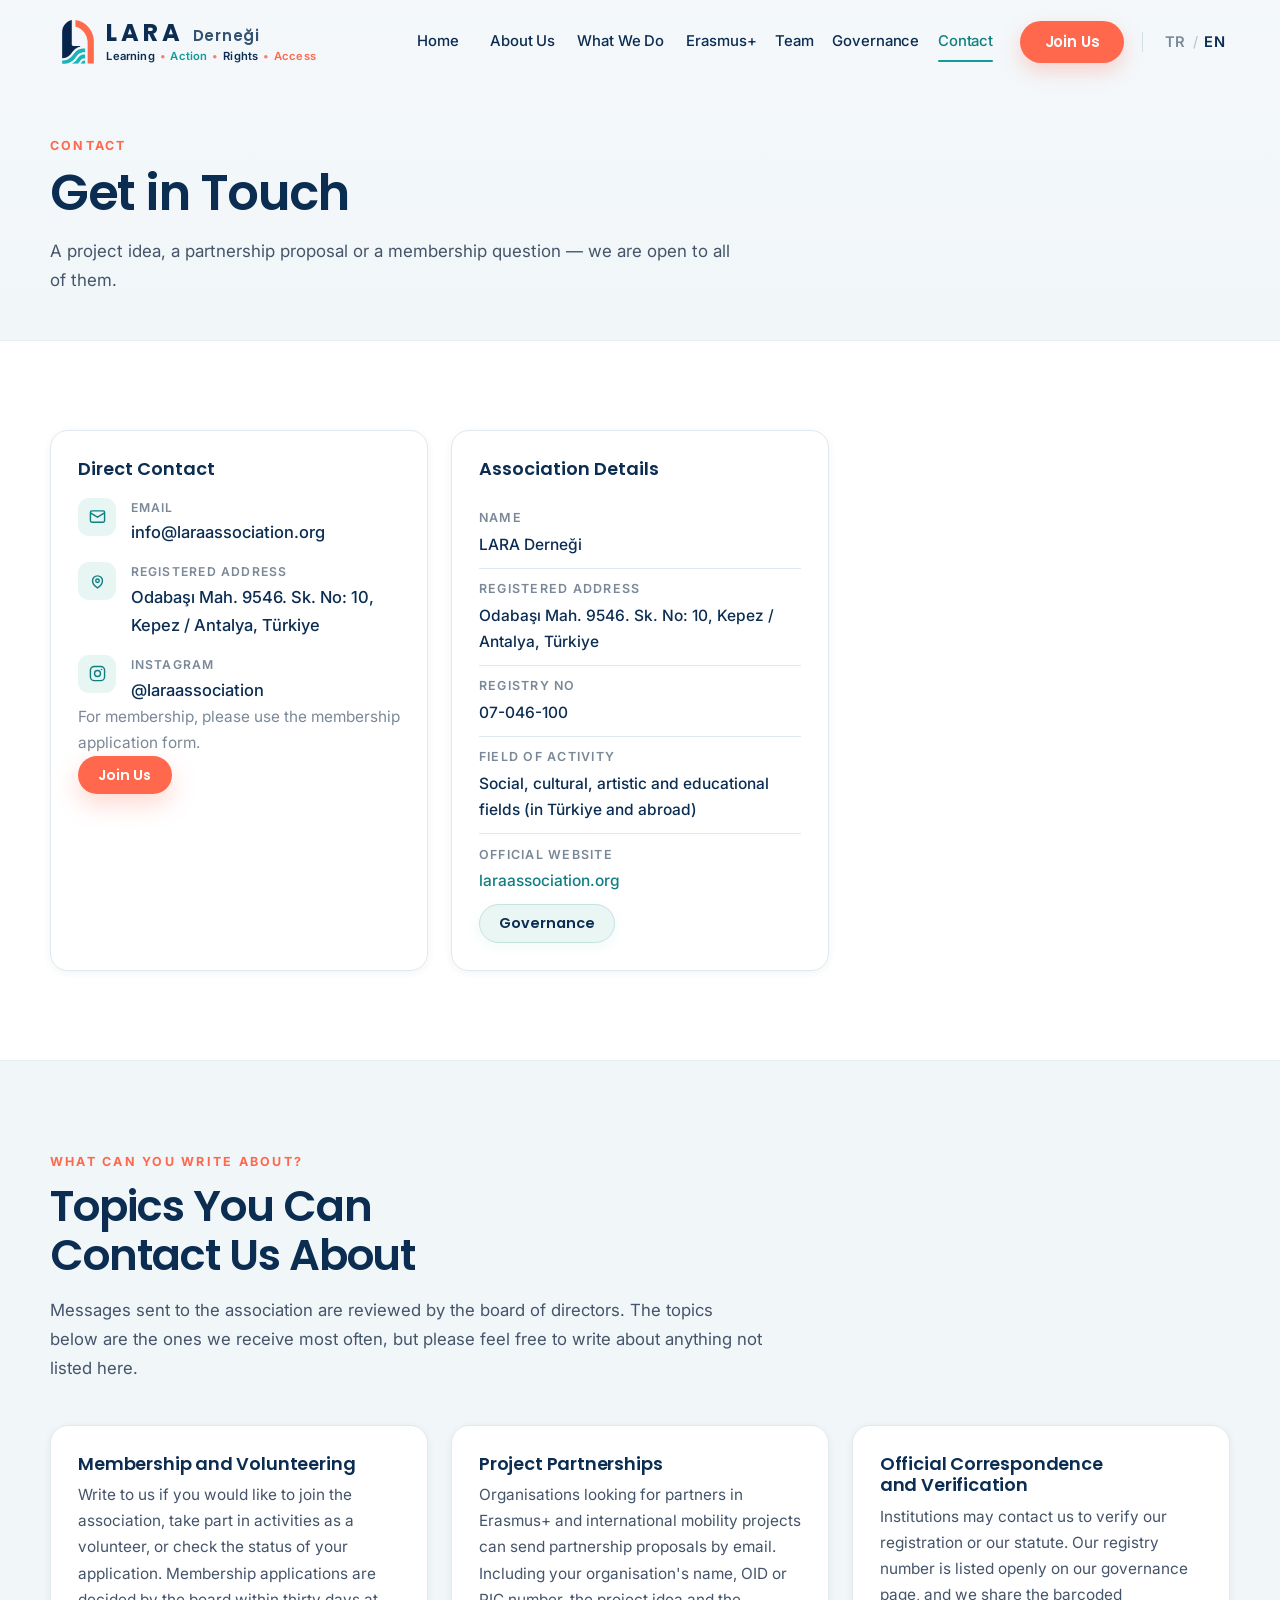
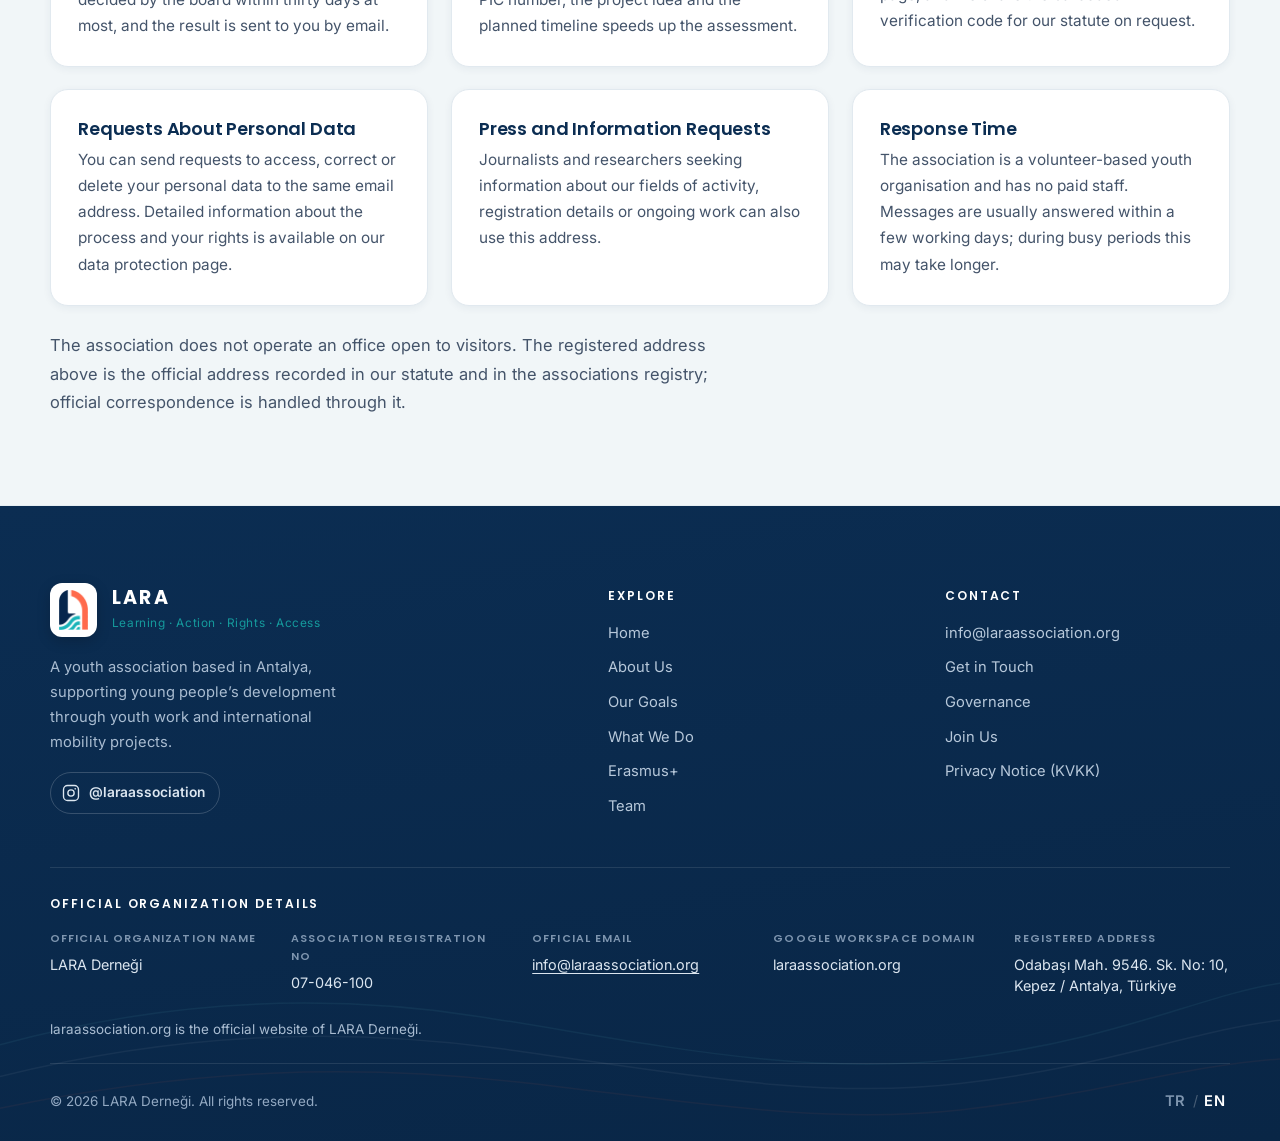
<file: iletisim/index.html>
<!DOCTYPE html>
<html lang="tr" data-lang="tr">
<head>
<!-- Google tag (gtag.js) -->
<script async src="https://www.googletagmanager.com/gtag/js?id=G-RKP970V3Z3"></script>
<script>
  window.dataLayer = window.dataLayer || [];
  function gtag(){dataLayer.push(arguments);}
  gtag('js', new Date());

  gtag('config', 'G-RKP970V3Z3');
</script>
<script>
  /* JS var + dil tercihi erkenden: İngilizce görecek ziyaretçiye önce Türkçe metin çizilmez (kayma olmaz).
     main.js çeviriyi uygulayınca sınıfı kaldırır; bir sorun olursa 2,5 sn sonra sayfa yine görünür. */
  (function (d) {
    d.classList.add('js');
    try {
      var s = localStorage.getItem('lara-lang');
      var en = s ? s === 'en' : (navigator.language || '').slice(0, 2).toLowerCase() !== 'tr';
      if (en) { d.classList.add('lang-pending'); setTimeout(function () { d.classList.remove('lang-pending'); }, 2500); }
    } catch (e) {}
  })(document.documentElement);
</script>
<meta charset="utf-8">
<meta name="viewport" content="width=device-width, initial-scale=1">
<title>İletişim — LARA Derneği</title>
<meta name="description" data-i18n-meta="meta.descContact" content="LARA Derneği iletişim bilgileri ve resmî dernek kayıt bilgileri.">
<meta name="theme-color" content="#0F2B4C">
<link rel="icon" href="/assets/img/favicon-48.png" type="image/png" sizes="48x48">
<link rel="icon" href="/assets/img/favicon.png" type="image/png" sizes="512x512">
<link rel="apple-touch-icon" href="/assets/img/apple-touch-icon.png">
<meta property="og:type" content="website">
<meta property="og:title" content="İletişim — LARA Derneği">
<meta property="og:description" content="LARA Derneği iletişim bilgileri ve resmî dernek kayıt bilgileri.">
<link rel="canonical" href="https://laraassociation.org/iletisim/">
<meta property="og:url" content="https://laraassociation.org/iletisim/">
<meta property="og:site_name" content="LARA Derneği">
<meta property="og:image" content="https://laraassociation.org/assets/img/og-image.png">
<meta property="og:image:width" content="1200">
<meta property="og:image:height" content="630">
<meta name="twitter:card" content="summary_large_image">
<meta property="og:locale" content="tr_TR">
<script type="application/ld+json">
{
  "@context": "https://schema.org",
  "@type": "NGO",
  "name": "LARA Derneği",
  "alternateName": "LARA Association",
  "url": "https://laraassociation.org/",
  "logo": "https://laraassociation.org/assets/img/logo-mark.png",
  "image": "https://laraassociation.org/assets/img/og-image.png",
  "email": "info@laraassociation.org",
  "foundingDate": "2026-09",
  "address": {
    "@type": "PostalAddress",
    "streetAddress": "Odabaşı Mah. 9546. Sk. No: 10",
    "addressLocality": "Kepez",
    "addressRegion": "Antalya",
    "addressCountry": "TR"
  },
  "contactPoint": {
    "@type": "ContactPoint",
    "email": "info@laraassociation.org",
    "contactType": "general enquiries",
    "availableLanguage": ["tr", "en"]
  },
  "sameAs": ["https://www.instagram.com/laraassociation/"],
  "identifier": "07-046-100",
  "areaServed": "Worldwide",
  "knowsLanguage": ["tr", "en"]
}
</script>
<link rel="preconnect" href="https://fonts.googleapis.com">
<link rel="preconnect" href="https://fonts.gstatic.com" crossorigin>
<link rel="preload" as="style" href="https://fonts.googleapis.com/css2?family=Poppins:wght@600;700&family=Inter:wght@400;500;600&display=swap" onload="this.onload=null;this.rel='stylesheet'">
<noscript><link rel="stylesheet" href="https://fonts.googleapis.com/css2?family=Poppins:wght@600;700&family=Inter:wght@400;500;600&display=swap"></noscript>
<link rel="stylesheet" href="/assets/css/style.css?v=37">
</head>
<body data-title-key="meta.titleContact">

<a class="skip-link" href="#icerik" data-i18n="a11y.skip">İçeriğe geç</a>

<header class="site-header" id="siteHeader">
  <div class="container header-inner">
    <a class="brand" href="/" aria-label="LARA">
      <picture><source type="image/webp" srcset="/assets/img/logo-mark-120.webp"><img class="brand-mark" src="/assets/img/logo-mark.png" alt="" width="338" height="458" decoding="async"></picture>
      <span class="brand-text">
        <span class="brand-name">LARA <span class="brand-legal">Derneği</span></span>
        <span class="brand-tagline" lang="en">
          <span class="c-navy">Learning</span> <span class="dot">•</span>
          <span class="c-teal">Action</span> <span class="dot">•</span>
          <span class="c-navy">Rights</span> <span class="dot">•</span>
          <span class="c-orange">Access</span>
        </span>
      </span>
    </a>

    <nav class="primary-nav" id="primaryNav" aria-label="LARA">
      <ul>
        <li><a href="/" data-i18n="nav.home">Anasayfa</a></li>
        <li><a href="/hakkimizda/" data-i18n="nav.about">Biz Kimiz</a></li>
        <li><a href="/ne-yapiyoruz/" data-i18n="nav.what">Ne Yapıyoruz</a></li>
        <li><a href="/erasmus/" data-i18n="nav.erasmus">Erasmus+</a></li>
        <li><a href="/ekip/" data-i18n="nav.team">Ekip</a></li>
        <li><a href="/kurumsal/" data-i18n="nav.corporate">Kurumsal</a></li>
        <li><a href="/iletisim/" class="active" data-i18n="nav.contact">İletişim</a></li>
        <li class="nav-cta"><a class="btn btn-primary btn-sm" href="/uye-ol/" data-i18n="nav.join">Üye Ol</a></li>
      </ul>
    </nav>

    <div class="header-actions">
      <div class="lang-switch" role="group" data-i18n-aria="a11y.lang" aria-label="Dil seçimi">
        <button type="button" class="lang-btn is-active" data-set-lang="tr">TR</button>
        <span class="lang-sep" aria-hidden="true">/</span>
        <button type="button" class="lang-btn" data-set-lang="en">EN</button>
      </div>
      <button class="nav-toggle" id="navToggle" aria-expanded="false" aria-controls="primaryNav" data-i18n-aria="a11y.menu" aria-label="Menüyü aç">
        <span></span><span></span><span></span>
      </button>
    </div>
  </div>
</header>

<main>

<section class="page-hero" id="icerik">
  <div class="container">
    <p class="section-eyebrow" data-i18n="contact.eyebrow">İletişim</p>
    <h1 class="page-title" data-i18n="contact.title">Bize Ulaş</h1>
    <p class="page-intro" data-i18n="contact.intro">Proje fikri, ortaklık teklifi veya üyelik sorusu — hepsine açığız.</p>
  </div>
</section>

<section class="section" id="iletisim">
  <div class="container">
    <div class="contact-grid contact-grid-2">
      <div class="card contact-card reveal">
        <h2 data-i18n="contact.c2t">Doğrudan İletişim</h2>
        <ul class="contact-links">
          <li>
            <span class="ci ci-mail" aria-hidden="true"></span>
            <div><span class="ci-label" data-i18n="contact.email">E-posta</span>
            <a href="mailto:info@laraassociation.org">info@laraassociation.org</a></div>
          </li>
          <li>
            <span class="ci ci-pin" aria-hidden="true"></span>
            <div><span class="ci-label" data-i18n="contact.l2">Merkez Adresi</span>
            <span class="ci-text" data-i18n="contact.v2">Odabaşı Mah. 9546. Sk. No: 10, Kepez / Antalya, Türkiye</span></div>
          </li>
          <li>
            <span class="ci ci-ig" aria-hidden="true"></span>
            <div><span class="ci-label" data-i18n="contact.lSocial">Instagram</span>
            <a href="https://www.instagram.com/laraassociation/" target="_blank" rel="noopener noreferrer">@laraassociation</a></div>
          </li>
        </ul>
        <p class="muted-sm" data-i18n="contact.formNote">Üyelik başvurusu için üyelik formunu kullanabilirsiniz.</p>
        <a class="btn btn-primary btn-sm" href="/uye-ol/" data-i18n="nav.join">Üye Ol</a>
      </div>

      <div class="card contact-card reveal">
        <h2 data-i18n="contact.c1t">Dernek Bilgileri</h2>
        <dl class="info-list">
          <div><dt data-i18n="contact.l1">Dernek Adı</dt><dd data-i18n="contact.v1">LARA Derneği</dd></div>
          <div><dt data-i18n="contact.l2">Merkez Adresi</dt><dd data-i18n="contact.v2">Odabaşı Mah. 9546. Sk. No: 10, Kepez / Antalya, Türkiye</dd></div>
          <div><dt data-i18n="contact.l3">Kütük No</dt><dd data-i18n="contact.v3">07-046-100</dd></div>
          <div><dt data-i18n="contact.l4">Faaliyet Alanı</dt><dd data-i18n="contact.v4">Sosyal, kültürel, sanatsal ve eğitsel alanlar (yurt içi ve yurt dışı)</dd></div>
          <div><dt data-i18n="contact.l5">Resmî Web Sitesi</dt><dd><a href="https://laraassociation.org/">laraassociation.org</a></dd></div>
        </dl>
        <a class="btn btn-ghost btn-sm" href="/kurumsal/" data-i18n="nav.corporate">Kurumsal</a>
      </div>
    </div>
  </div>
</section>

<section class="section section-alt" id="ne-icin">
  <div class="container">
    <p class="section-eyebrow" data-i18n="contact.reachEyebrow">Ne İçin Yazabilirsiniz?</p>
    <h2 class="section-title" data-i18n="contact.reachTitle">Hangi Konularda Bize Ulaşabilirsiniz</h2>
    <p class="section-intro" data-i18n="contact.reachIntro">Derneğimize gelen mesajları yönetim kurulu değerlendirir. Aşağıdaki başlıklar en sık ulaştığımız konulardır; listede olmayan bir konu için de çekinmeden yazabilirsiniz.</p>
    <div class="grid grid-3">
      <article class="card reveal">
        <h3 data-i18n="contact.r1t">Üyelik ve Gönüllülük</h3>
        <p data-i18n="contact.r1d">Derneğe üye olmak, gönüllü olarak faaliyetlere katılmak veya üyelik sürecinizin durumunu öğrenmek istiyorsanız bize yazabilirsiniz. Üyelik başvuruları yönetim kurulu tarafından en çok otuz gün içinde karara bağlanır ve sonuç size e-posta ile bildirilir.</p>
      </article>
      <article class="card reveal">
        <h3 data-i18n="contact.r2t">Proje Ortaklığı</h3>
        <p data-i18n="contact.r2d">Erasmus+ ve uluslararası hareketlilik projelerinde ortak arayan kuruluşlar, ortaklık tekliflerini e-posta ile iletebilir. Kuruluşunuzun adını, OID veya PIC numaranızı, proje fikrini ve planlanan takvimi mesajınıza eklerseniz değerlendirme süreci hızlanır.</p>
      </article>
      <article class="card reveal">
        <h3 data-i18n="contact.r3t">Resmî Yazışma ve Doğrulama</h3>
        <p data-i18n="contact.r3d">Kurumlar, dernek kaydımızı veya tüzüğümüzü doğrulamak için bize ulaşabilir. Kütük numaramız kurumsal sayfamızda açık olarak yer alır; tüzüğümüzün barkodlu doğrulama kodunu talep üzerine paylaşıyoruz.</p>
      </article>
      <article class="card reveal">
        <h3 data-i18n="contact.r4t">Kişisel Verilere İlişkin Başvurular</h3>
        <p data-i18n="contact.r4d">Kişisel verilerinizle ilgili bilgi edinme, düzeltme veya silme taleplerinizi aynı e-posta adresine iletebilirsiniz. Süreç ve haklarınız hakkında ayrıntılı bilgiyi KVKK Aydınlatma Metni sayfamızda bulabilirsiniz.</p>
      </article>
      <article class="card reveal">
        <h3 data-i18n="contact.r5t">Basın ve Bilgi Talepleri</h3>
        <p data-i18n="contact.r5d">Derneğin faaliyet alanları, kuruluş bilgileri veya yürütülen çalışmalar hakkında bilgi almak isteyen basın mensupları ve araştırmacılar da bu adresi kullanabilir.</p>
      </article>
      <article class="card reveal">
        <h3 data-i18n="contact.r6t">Yanıt Süremiz</h3>
        <p data-i18n="contact.r6d">Dernek, gönüllü esaslı çalışan bir gençlik kuruluşudur ve ücretli personeli bulunmamaktadır. Mesajlar genellikle birkaç iş günü içinde yanıtlanır; yoğun dönemlerde bu süre uzayabilir.</p>
      </article>
    </div>
    <p class="section-note" data-i18n="contact.reachNote">Derneğimizin ziyarete açık bir hizmet ofisi bulunmamaktadır. Yukarıdaki merkez adresi, derneğin tüzükte ve dernek kütüğünde kayıtlı resmî yerleşim yeri adresidir; resmî yazışmalar bu adres üzerinden yapılır.</p>
  </div>
</section>

</main>

<footer class="site-footer">
  <svg class="footer-waves" viewBox="0 0 1440 320" preserveAspectRatio="none" aria-hidden="true" focusable="false">
    <path d="M0 210C180 160 360 150 540 178s360 70 540 48 270-72 360-86"/>
    <path d="M0 246C200 196 380 190 560 214s350 60 520 40 260-60 360-72"/>
    <path d="M0 282C220 236 400 232 580 252s340 50 500 32 250-50 360-58"/>
  </svg>
  <div class="container">
    <div class="footer-grid">
      <div class="footer-col footer-about">
        <a class="footer-brand" href="/" aria-label="LARA">
          <picture>
            <source type="image/webp" srcset="/assets/img/logo-mark-120.webp">
            <img src="/assets/img/logo-mark.png" alt="" width="338" height="458" loading="lazy" decoding="async">
          </picture>
          <span>
            <span class="footer-name">LARA</span>
            <span class="footer-tagline" lang="en">Learning · Action · Rights · Access</span>
          </span>
        </a>
        <p class="footer-desc" data-i18n="footer.about">Antalya merkezli bir gençlik derneği olarak gençlik çalışmaları ve uluslararası hareketlilik projeleriyle gençlerin gelişimini destekliyoruz.</p>
        <ul class="footer-social">
          <li><a href="https://www.instagram.com/laraassociation/" target="_blank" rel="noopener noreferrer" data-i18n-aria="social.ig" aria-label="LARA Derneği Instagram hesabı"><svg viewBox="0 0 24 24" fill="none" stroke="currentColor" stroke-width="1.8" aria-hidden="true" focusable="false"><rect x="2" y="2" width="20" height="20" rx="5.5"/><circle cx="12" cy="12" r="4.2"/><circle cx="17.6" cy="6.4" r="1.1" fill="currentColor" stroke="none"/></svg><span>@laraassociation</span></a></li>
        </ul>
      </div>

      <nav class="footer-col" aria-labelledby="footerExplore">
        <h2 class="footer-title" id="footerExplore" data-i18n="footer.explore">Keşfet</h2>
        <ul class="footer-links">
          <li><a href="/" data-i18n="nav.home">Anasayfa</a></li>
          <li><a href="/hakkimizda/" data-i18n="nav.about">Biz Kimiz</a></li>
          <li><a href="/hakkimizda/#amaclarimiz" data-i18n="nav.goals">Amaçlarımız</a></li>
          <li><a href="/ne-yapiyoruz/" data-i18n="nav.what">Ne Yapıyoruz</a></li>
          <li><a href="/erasmus/" data-i18n="nav.erasmus">Erasmus+</a></li>
          <li><a href="/ekip/" data-i18n="nav.team">Ekip</a></li>
        </ul>
      </nav>


      <div class="footer-col">
        <h2 class="footer-title" data-i18n="nav.contact">İletişim</h2>
        <ul class="footer-links">
          <li><a href="mailto:info@laraassociation.org">info@laraassociation.org</a></li>
          <li><a href="/iletisim/" data-i18n="contact.title">Bize Ulaş</a></li>
          <li><a href="/kurumsal/" data-i18n="nav.corporate">Kurumsal</a></li>
          <li><a href="/uye-ol/" data-i18n="nav.join">Üye Ol</a></li>
          <li><a href="/kvkk/" data-i18n="footer.kvkk">KVKK Aydınlatma Metni</a></li>
        </ul>
      </div>
    </div>


    <section class="footer-official" aria-labelledby="footerOfficial">
      <h2 class="footer-title" id="footerOfficial" data-i18n="footer.officialTitle">Resmî Kurum Bilgileri</h2>
      <dl class="footer-official-list">
        <div><dt data-i18n="footer.fName">Resmî Kurum Adı</dt><dd>LARA Derneği</dd></div>
        <div><dt data-i18n="footer.fReg">Dernek Kütük No</dt><dd>07-046-100</dd></div>
        <div><dt data-i18n="footer.fAdmin">Kurumsal E-posta</dt><dd><a href="mailto:info@laraassociation.org">info@laraassociation.org</a></dd></div>
        <div><dt data-i18n="footer.fDomain">Google Workspace Domain</dt><dd>laraassociation.org</dd></div>
        <div><dt data-i18n="footer.fAddr">Merkez Adresi</dt><dd data-i18n="contact.v2">Odabaşı Mah. 9546. Sk. No: 10, Kepez / Antalya, Türkiye</dd></div>
      </dl>
      <p class="footer-official-note" data-i18n="footer.official">laraassociation.org, LARA Derneği'nin resmî internet sitesidir.</p>
    </section>

    <div class="footer-bottom">
      <p class="footer-copy">© <span id="year">2026</span> <span data-i18n="footer.rights">LARA Derneği. Tüm hakları saklıdır.</span></p>
      <div class="lang-switch footer-lang" role="group" data-i18n-aria="a11y.lang" aria-label="Dil seçimi">
        <button type="button" class="lang-btn is-active" data-set-lang="tr">TR</button>
        <span class="lang-sep" aria-hidden="true">/</span>
        <button type="button" class="lang-btn" data-set-lang="en">EN</button>
      </div>
    </div>
  </div>
</footer>

<a class="to-top" href="#icerik" id="toTop" data-i18n-aria="a11y.top" aria-label="Yukarı çık">↑</a>

<script src="/assets/js/form-config.js?v=25" defer></script>
<script src="/assets/js/i18n.js?v=36" defer></script>
<script src="/assets/js/i18n-pages.js?v=8" defer></script>
<script src="/assets/js/analytics.js?v=25" defer></script>
<script src="/assets/js/main.js?v=34" defer></script>
</body>
</html>
</file>
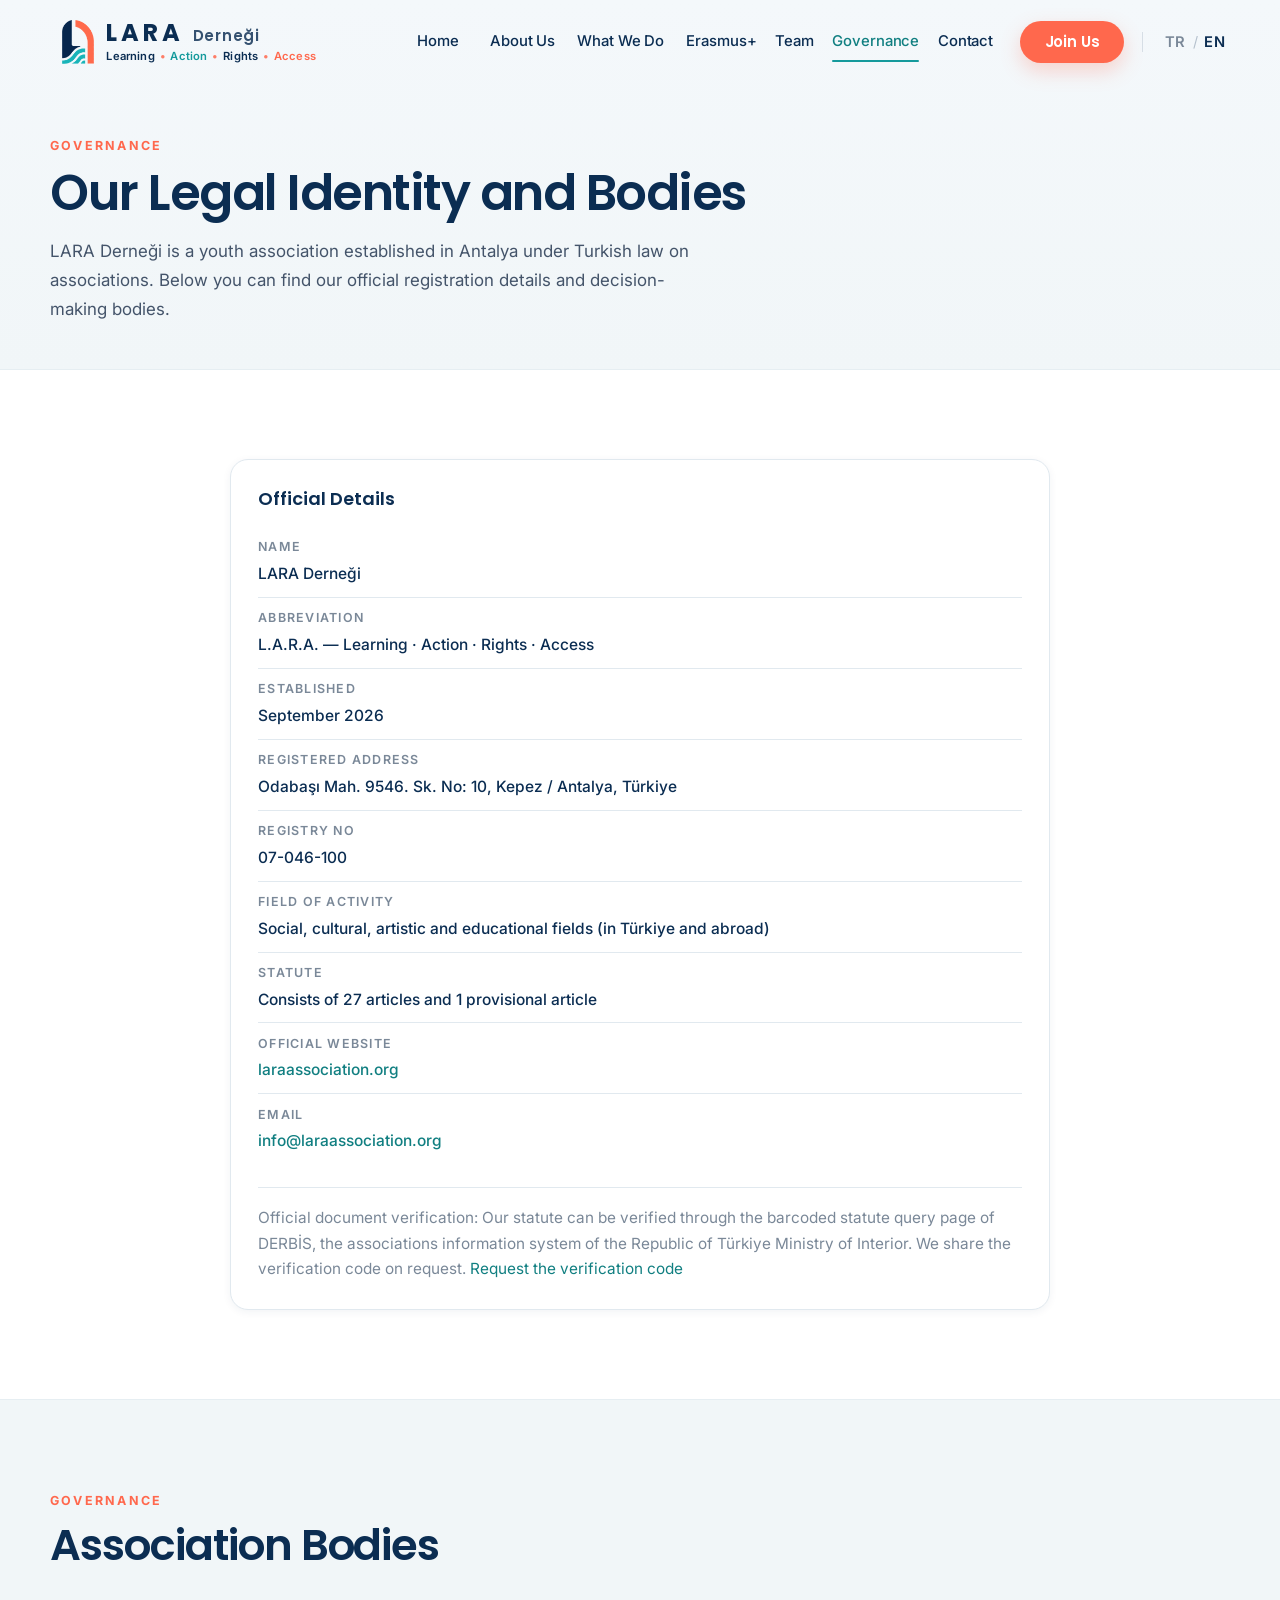
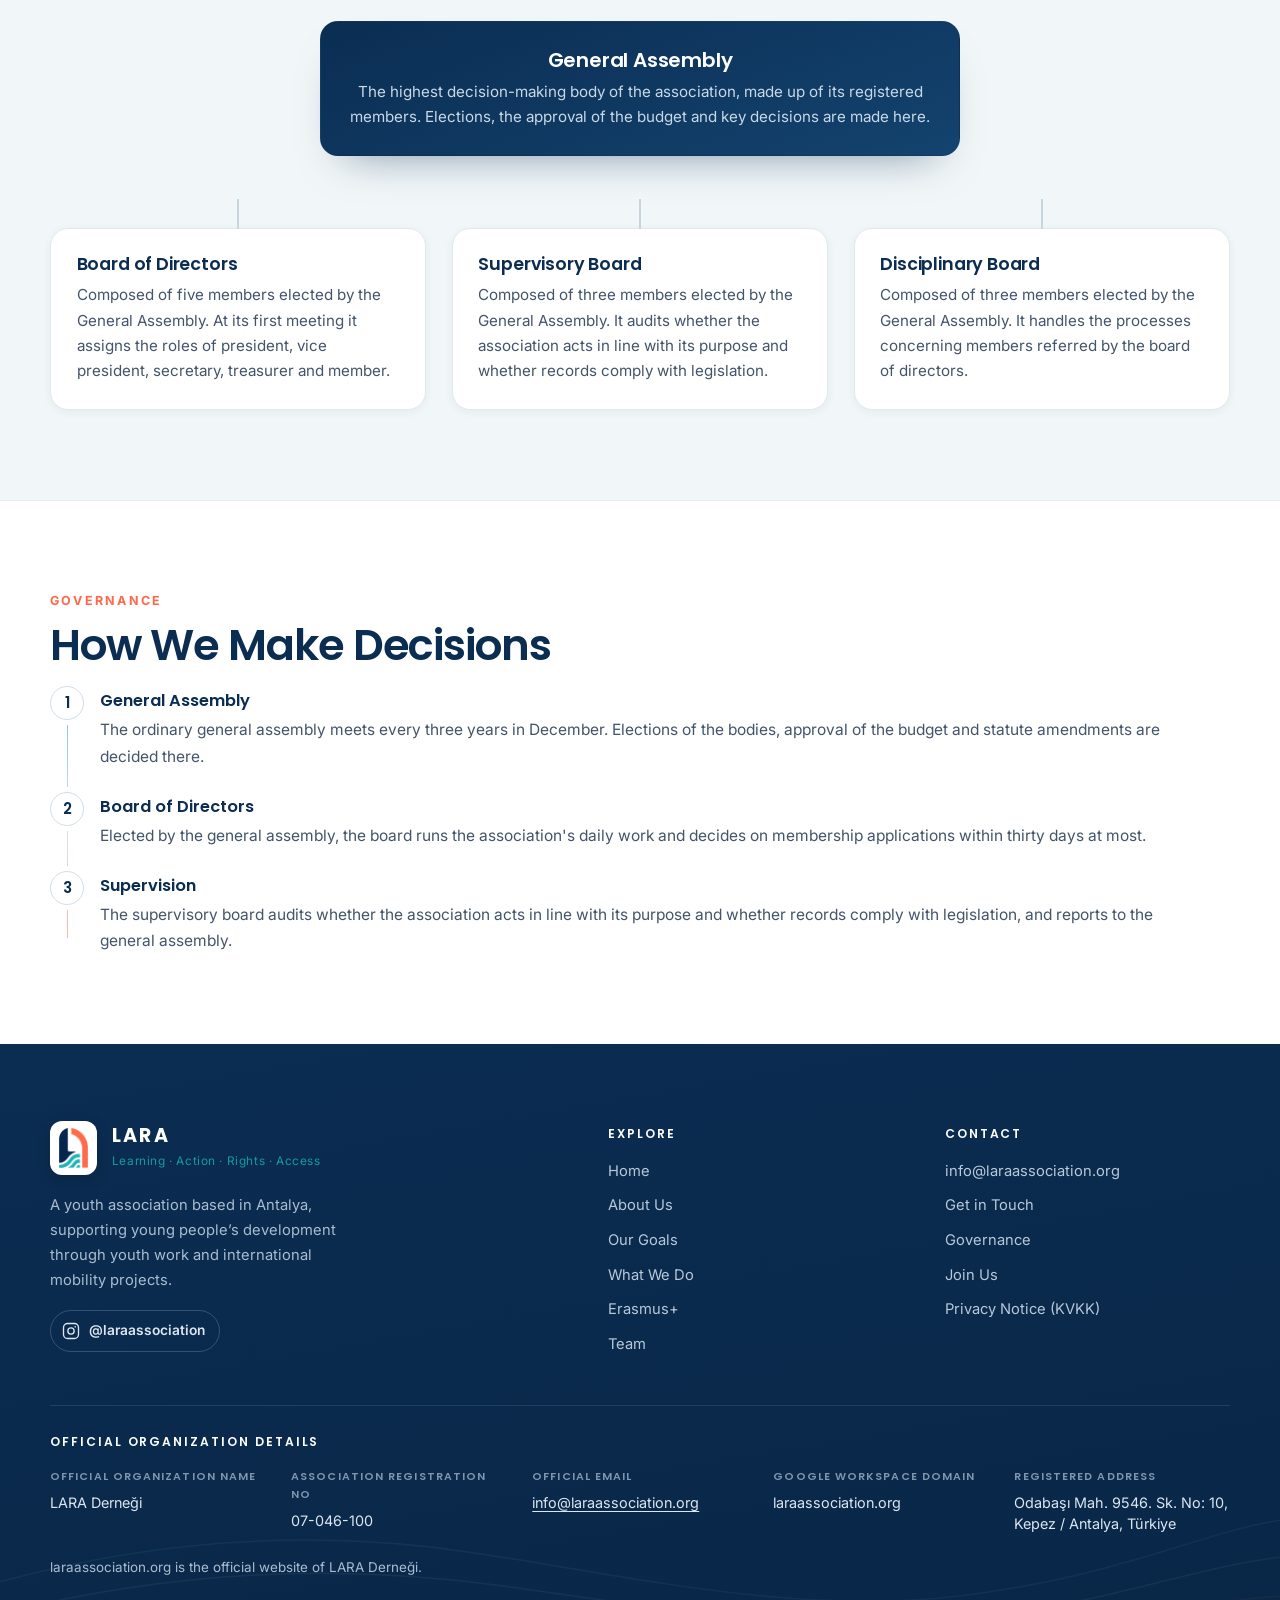
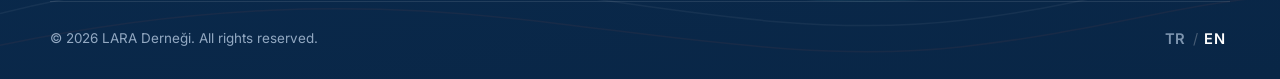
<file: kurumsal/index.html>
<!DOCTYPE html>
<html lang="tr" data-lang="tr">
<head>
<!-- Google tag (gtag.js) -->
<script async src="https://www.googletagmanager.com/gtag/js?id=G-RKP970V3Z3"></script>
<script>
  window.dataLayer = window.dataLayer || [];
  function gtag(){dataLayer.push(arguments);}
  gtag('js', new Date());

  gtag('config', 'G-RKP970V3Z3');
</script>
<script>
  /* JS var + dil tercihi erkenden: İngilizce görecek ziyaretçiye önce Türkçe metin çizilmez (kayma olmaz).
     main.js çeviriyi uygulayınca sınıfı kaldırır; bir sorun olursa 2,5 sn sonra sayfa yine görünür. */
  (function (d) {
    d.classList.add('js');
    try {
      var s = localStorage.getItem('lara-lang');
      var en = s ? s === 'en' : (navigator.language || '').slice(0, 2).toLowerCase() !== 'tr';
      if (en) { d.classList.add('lang-pending'); setTimeout(function () { d.classList.remove('lang-pending'); }, 2500); }
    } catch (e) {}
  })(document.documentElement);
</script>
<meta charset="utf-8">
<meta name="viewport" content="width=device-width, initial-scale=1">
<title>Kurumsal — LARA Derneği</title>
<meta name="description" data-i18n-meta="meta.descCorp" content="LARA Derneği resmî kayıt bilgileri ve dernek organları.">
<meta name="theme-color" content="#0F2B4C">
<link rel="icon" href="/assets/img/favicon-48.png" type="image/png" sizes="48x48">
<link rel="icon" href="/assets/img/favicon.png" type="image/png" sizes="512x512">
<link rel="apple-touch-icon" href="/assets/img/apple-touch-icon.png">
<meta property="og:type" content="website">
<meta property="og:title" content="Kurumsal — LARA Derneği">
<meta property="og:description" content="LARA Derneği resmî kayıt bilgileri ve dernek organları.">
<link rel="canonical" href="https://laraassociation.org/kurumsal/">
<meta property="og:url" content="https://laraassociation.org/kurumsal/">
<meta property="og:site_name" content="LARA Derneği">
<meta property="og:image" content="https://laraassociation.org/assets/img/og-image.png">
<meta property="og:image:width" content="1200">
<meta property="og:image:height" content="630">
<meta name="twitter:card" content="summary_large_image">
<meta property="og:locale" content="tr_TR">
<script type="application/ld+json">
{
  "@context": "https://schema.org",
  "@type": "NGO",
  "name": "LARA Derneği",
  "alternateName": "LARA Association",
  "url": "https://laraassociation.org/",
  "logo": "https://laraassociation.org/assets/img/logo-mark.png",
  "image": "https://laraassociation.org/assets/img/og-image.png",
  "email": "info@laraassociation.org",
  "foundingDate": "2026-09",
  "address": {
    "@type": "PostalAddress",
    "streetAddress": "Odabaşı Mah. 9546. Sk. No: 10",
    "addressLocality": "Kepez",
    "addressRegion": "Antalya",
    "addressCountry": "TR"
  },
  "contactPoint": {
    "@type": "ContactPoint",
    "email": "info@laraassociation.org",
    "contactType": "general enquiries",
    "availableLanguage": ["tr", "en"]
  },
  "sameAs": ["https://www.instagram.com/laraassociation/"],
  "identifier": "07-046-100",
  "areaServed": "Worldwide",
  "knowsLanguage": ["tr", "en"]
}
</script>
<link rel="preconnect" href="https://fonts.googleapis.com">
<link rel="preconnect" href="https://fonts.gstatic.com" crossorigin>
<link rel="preload" as="style" href="https://fonts.googleapis.com/css2?family=Poppins:wght@600;700&family=Inter:wght@400;500;600&display=swap" onload="this.onload=null;this.rel='stylesheet'">
<noscript><link rel="stylesheet" href="https://fonts.googleapis.com/css2?family=Poppins:wght@600;700&family=Inter:wght@400;500;600&display=swap"></noscript>
<link rel="stylesheet" href="/assets/css/style.css?v=37">
</head>
<body data-title-key="meta.titleCorp">

<a class="skip-link" href="#icerik" data-i18n="a11y.skip">İçeriğe geç</a>

<header class="site-header" id="siteHeader">
  <div class="container header-inner">
    <a class="brand" href="/" aria-label="LARA">
      <picture><source type="image/webp" srcset="/assets/img/logo-mark-120.webp"><img class="brand-mark" src="/assets/img/logo-mark.png" alt="" width="338" height="458" decoding="async"></picture>
      <span class="brand-text">
        <span class="brand-name">LARA <span class="brand-legal">Derneği</span></span>
        <span class="brand-tagline" lang="en">
          <span class="c-navy">Learning</span> <span class="dot">•</span>
          <span class="c-teal">Action</span> <span class="dot">•</span>
          <span class="c-navy">Rights</span> <span class="dot">•</span>
          <span class="c-orange">Access</span>
        </span>
      </span>
    </a>

    <nav class="primary-nav" id="primaryNav" aria-label="LARA">
      <ul>
        <li><a href="/" data-i18n="nav.home">Anasayfa</a></li>
        <li><a href="/hakkimizda/" data-i18n="nav.about">Biz Kimiz</a></li>
        <li><a href="/ne-yapiyoruz/" data-i18n="nav.what">Ne Yapıyoruz</a></li>
        <li><a href="/erasmus/" data-i18n="nav.erasmus">Erasmus+</a></li>
        <li><a href="/ekip/" data-i18n="nav.team">Ekip</a></li>
        <li><a href="/kurumsal/" class="active" data-i18n="nav.corporate">Kurumsal</a></li>
        <li><a href="/iletisim/" data-i18n="nav.contact">İletişim</a></li>
        <li class="nav-cta"><a class="btn btn-primary btn-sm" href="/uye-ol/" data-i18n="nav.join">Üye Ol</a></li>
      </ul>
    </nav>

    <div class="header-actions">
      <div class="lang-switch" role="group" data-i18n-aria="a11y.lang" aria-label="Dil seçimi">
        <button type="button" class="lang-btn is-active" data-set-lang="tr">TR</button>
        <span class="lang-sep" aria-hidden="true">/</span>
        <button type="button" class="lang-btn" data-set-lang="en">EN</button>
      </div>
      <button class="nav-toggle" id="navToggle" aria-expanded="false" aria-controls="primaryNav" data-i18n-aria="a11y.menu" aria-label="Menüyü aç">
        <span></span><span></span><span></span>
      </button>
    </div>
  </div>
</header>

<main>

<section class="page-hero" id="icerik">
  <div class="container">
    <p class="section-eyebrow" data-i18n="corp.eyebrow">Kurumsal Yapı</p>
    <h1 class="page-title" data-i18n="corp.title">Dernek Kimliğimiz ve Organlarımız</h1>
    <p class="page-intro" data-i18n="corp.intro">LARA Derneği, Dernekler Kanunu kapsamında Antalya'da kurulmuş bir gençlik derneğidir. Aşağıda resmî kayıt bilgilerimizi ve karar organlarımızı bulabilirsiniz.</p>
  </div>
</section>

<section class="section" id="resmi-bilgiler">
  <div class="container container-narrow">
    <div class="card contact-card reveal">
      <h2 data-i18n="corp.infoTitle">Resmî Bilgiler</h2>
      <dl class="info-list">
        <div><dt data-i18n="contact.l1">Dernek Adı</dt><dd data-i18n="contact.v1">LARA Derneği</dd></div>
        <div><dt data-i18n="corp.lAbbr">Kısaltma</dt><dd data-i18n="corp.vAbbr">L.A.R.A. — Learning · Action · Rights · Access</dd></div>
        <div><dt data-i18n="corp.lFounded">Kuruluş</dt><dd data-i18n="corp.vFounded">Eylül 2026</dd></div>
        <div><dt data-i18n="contact.l2">Merkez Adresi</dt><dd data-i18n="contact.v2">Odabaşı Mah. 9546. Sk. No: 10, Kepez / Antalya, Türkiye</dd></div>
        <div><dt data-i18n="contact.l3">Kütük No</dt><dd data-i18n="contact.v3">07-046-100</dd></div>
        <div><dt data-i18n="contact.l4">Faaliyet Alanı</dt><dd data-i18n="contact.v4">Sosyal, kültürel, sanatsal ve eğitsel alanlar (yurt içi ve yurt dışı)</dd></div>
        <div><dt data-i18n="corp.lStatute">Tüzük</dt><dd data-i18n="corp.vStatute">27 madde ve 1 geçici maddeden oluşur</dd></div>
        <div><dt data-i18n="contact.l5">Resmî Web Sitesi</dt><dd><a href="https://laraassociation.org/">laraassociation.org</a></dd></div>
        <div><dt data-i18n="corp.lMail">E-posta</dt><dd><a href="mailto:info@laraassociation.org">info@laraassociation.org</a></dd></div>
      </dl>
      <p class="verify-note"><span data-i18n="corp.verifyNote">Resmî belge doğrulama: Tüzüğümüz, T.C. İçişleri Bakanlığı DERBİS sisteminin barkodlu tüzük sorgulama sayfasından doğrulanabilir. Doğrulama kodunu talep üzerine paylaşıyoruz.</span> <a href="mailto:info@laraassociation.org" data-i18n="corp.verifyAsk">Doğrulama kodu talep et</a></p>
    </div>
  </div>
</section>

<section class="section section-alt org" id="organlar">
  <div class="container">
    <p class="section-eyebrow" data-i18n="org.eyebrow">Kurumsal Yapı</p>
    <h2 class="section-title" data-i18n="org.title">Dernek Organları</h2>

    <div class="org-chart">
      <article class="org-node org-root">
        <h3 data-i18n="org.c1t">Genel Kurul</h3>
        <p data-i18n="org.c1d">Derneğin en yetkili karar organıdır ve derneğe kayıtlı üyelerden oluşur. Organların seçimi, bütçenin kabulü ve temel kararlar genel kurulda alınır.</p>
      </article>
      <div class="org-connector" aria-hidden="true"><span class="org-stem"></span><span class="org-rail"></span></div>
      <div class="org-children">
      <article class="org-node reveal">
        <h3 data-i18n="org.c2t">Yönetim Kurulu</h3>
        <p data-i18n="org.c2d">Genel kurulca seçilen beş asıl üyeden oluşur. Seçimden sonraki ilk toplantısında başkan, başkan yardımcısı, sekreter, sayman ve üye olarak görev bölüşümü yapar.</p>
      </article>
      <article class="org-node reveal">
        <h3 data-i18n="org.c3t">Denetim Kurulu</h3>
        <p data-i18n="org.c3d">Genel kurulca seçilen üç asıl üyeden oluşur. Derneğin amaç doğrultusunda faaliyet gösterip göstermediğini ve kayıtların mevzuata uygunluğunu denetler.</p>
      </article>
      <article class="org-node reveal">
        <h3 data-i18n="org.c4t">Disiplin Kurulu</h3>
        <p data-i18n="org.c4d">Genel kurulca seçilen üç asıl üyeden oluşur. Yönetim kurulu tarafından sevk edilen üyelere ilişkin süreçleri yürütür.</p>
      </article>
      </div>
    </div>
  </div>
</section>

<section class="section" id="karar-sureci">
  <div class="container">
    <p class="section-eyebrow" data-i18n="corp.decisionEyebrow">Yönetişim</p>
    <h2 class="section-title" data-i18n="corp.decisionTitle">Kararları Nasıl Alıyoruz?</h2>
    <ol class="steps steps-light">
      <li><span class="step-num">1</span><div><strong data-i18n="corp.d1t">Genel Kurul</strong><p data-i18n="corp.d1d">Olağan genel kurul üç yılda bir aralık ayında toplanır. Organların seçimi, bütçenin kabulü ve tüzük değişiklikleri genel kurulda karara bağlanır.</p></div></li>
      <li><span class="step-num">2</span><div><strong data-i18n="corp.d2t">Yönetim Kurulu</strong><p data-i18n="corp.d2d">Genel kurulca seçilen yönetim kurulu, derneğin günlük işleyişini yürütür; üyelik başvurularını en çok otuz gün içinde karara bağlar.</p></div></li>
      <li><span class="step-num">3</span><div><strong data-i18n="corp.d3t">Denetim</strong><p data-i18n="corp.d3d">Denetim kurulu, derneğin amacı doğrultusunda faaliyet gösterip göstermediğini ve kayıtların mevzuata uygunluğunu denetler; raporunu genel kurula sunar.</p></div></li>
    </ol>
  </div>
</section>

</main>

<footer class="site-footer">
  <svg class="footer-waves" viewBox="0 0 1440 320" preserveAspectRatio="none" aria-hidden="true" focusable="false">
    <path d="M0 210C180 160 360 150 540 178s360 70 540 48 270-72 360-86"/>
    <path d="M0 246C200 196 380 190 560 214s350 60 520 40 260-60 360-72"/>
    <path d="M0 282C220 236 400 232 580 252s340 50 500 32 250-50 360-58"/>
  </svg>
  <div class="container">
    <div class="footer-grid">
      <div class="footer-col footer-about">
        <a class="footer-brand" href="/" aria-label="LARA">
          <picture>
            <source type="image/webp" srcset="/assets/img/logo-mark-120.webp">
            <img src="/assets/img/logo-mark.png" alt="" width="338" height="458" loading="lazy" decoding="async">
          </picture>
          <span>
            <span class="footer-name">LARA</span>
            <span class="footer-tagline" lang="en">Learning · Action · Rights · Access</span>
          </span>
        </a>
        <p class="footer-desc" data-i18n="footer.about">Antalya merkezli bir gençlik derneği olarak gençlik çalışmaları ve uluslararası hareketlilik projeleriyle gençlerin gelişimini destekliyoruz.</p>
        <ul class="footer-social">
          <li><a href="https://www.instagram.com/laraassociation/" target="_blank" rel="noopener noreferrer" data-i18n-aria="social.ig" aria-label="LARA Derneği Instagram hesabı"><svg viewBox="0 0 24 24" fill="none" stroke="currentColor" stroke-width="1.8" aria-hidden="true" focusable="false"><rect x="2" y="2" width="20" height="20" rx="5.5"/><circle cx="12" cy="12" r="4.2"/><circle cx="17.6" cy="6.4" r="1.1" fill="currentColor" stroke="none"/></svg><span>@laraassociation</span></a></li>
        </ul>
      </div>

      <nav class="footer-col" aria-labelledby="footerExplore">
        <h2 class="footer-title" id="footerExplore" data-i18n="footer.explore">Keşfet</h2>
        <ul class="footer-links">
          <li><a href="/" data-i18n="nav.home">Anasayfa</a></li>
          <li><a href="/hakkimizda/" data-i18n="nav.about">Biz Kimiz</a></li>
          <li><a href="/hakkimizda/#amaclarimiz" data-i18n="nav.goals">Amaçlarımız</a></li>
          <li><a href="/ne-yapiyoruz/" data-i18n="nav.what">Ne Yapıyoruz</a></li>
          <li><a href="/erasmus/" data-i18n="nav.erasmus">Erasmus+</a></li>
          <li><a href="/ekip/" data-i18n="nav.team">Ekip</a></li>
        </ul>
      </nav>


      <div class="footer-col">
        <h2 class="footer-title" data-i18n="nav.contact">İletişim</h2>
        <ul class="footer-links">
          <li><a href="mailto:info@laraassociation.org">info@laraassociation.org</a></li>
          <li><a href="/iletisim/" data-i18n="contact.title">Bize Ulaş</a></li>
          <li><a href="/kurumsal/" data-i18n="nav.corporate">Kurumsal</a></li>
          <li><a href="/uye-ol/" data-i18n="nav.join">Üye Ol</a></li>
          <li><a href="/kvkk/" data-i18n="footer.kvkk">KVKK Aydınlatma Metni</a></li>
        </ul>
      </div>
    </div>


    <section class="footer-official" aria-labelledby="footerOfficial">
      <h2 class="footer-title" id="footerOfficial" data-i18n="footer.officialTitle">Resmî Kurum Bilgileri</h2>
      <dl class="footer-official-list">
        <div><dt data-i18n="footer.fName">Resmî Kurum Adı</dt><dd>LARA Derneği</dd></div>
        <div><dt data-i18n="footer.fReg">Dernek Kütük No</dt><dd>07-046-100</dd></div>
        <div><dt data-i18n="footer.fAdmin">Kurumsal E-posta</dt><dd><a href="mailto:info@laraassociation.org">info@laraassociation.org</a></dd></div>
        <div><dt data-i18n="footer.fDomain">Google Workspace Domain</dt><dd>laraassociation.org</dd></div>
        <div><dt data-i18n="footer.fAddr">Merkez Adresi</dt><dd data-i18n="contact.v2">Odabaşı Mah. 9546. Sk. No: 10, Kepez / Antalya, Türkiye</dd></div>
      </dl>
      <p class="footer-official-note" data-i18n="footer.official">laraassociation.org, LARA Derneği'nin resmî internet sitesidir.</p>
    </section>

    <div class="footer-bottom">
      <p class="footer-copy">© <span id="year">2026</span> <span data-i18n="footer.rights">LARA Derneği. Tüm hakları saklıdır.</span></p>
      <div class="lang-switch footer-lang" role="group" data-i18n-aria="a11y.lang" aria-label="Dil seçimi">
        <button type="button" class="lang-btn is-active" data-set-lang="tr">TR</button>
        <span class="lang-sep" aria-hidden="true">/</span>
        <button type="button" class="lang-btn" data-set-lang="en">EN</button>
      </div>
    </div>
  </div>
</footer>

<a class="to-top" href="#icerik" id="toTop" data-i18n-aria="a11y.top" aria-label="Yukarı çık">↑</a>

<script src="/assets/js/form-config.js?v=25" defer></script>
<script src="/assets/js/i18n.js?v=36" defer></script>
<script src="/assets/js/i18n-pages.js?v=8" defer></script>
<script src="/assets/js/analytics.js?v=25" defer></script>
<script src="/assets/js/main.js?v=34" defer></script>
</body>
</html>
</file>
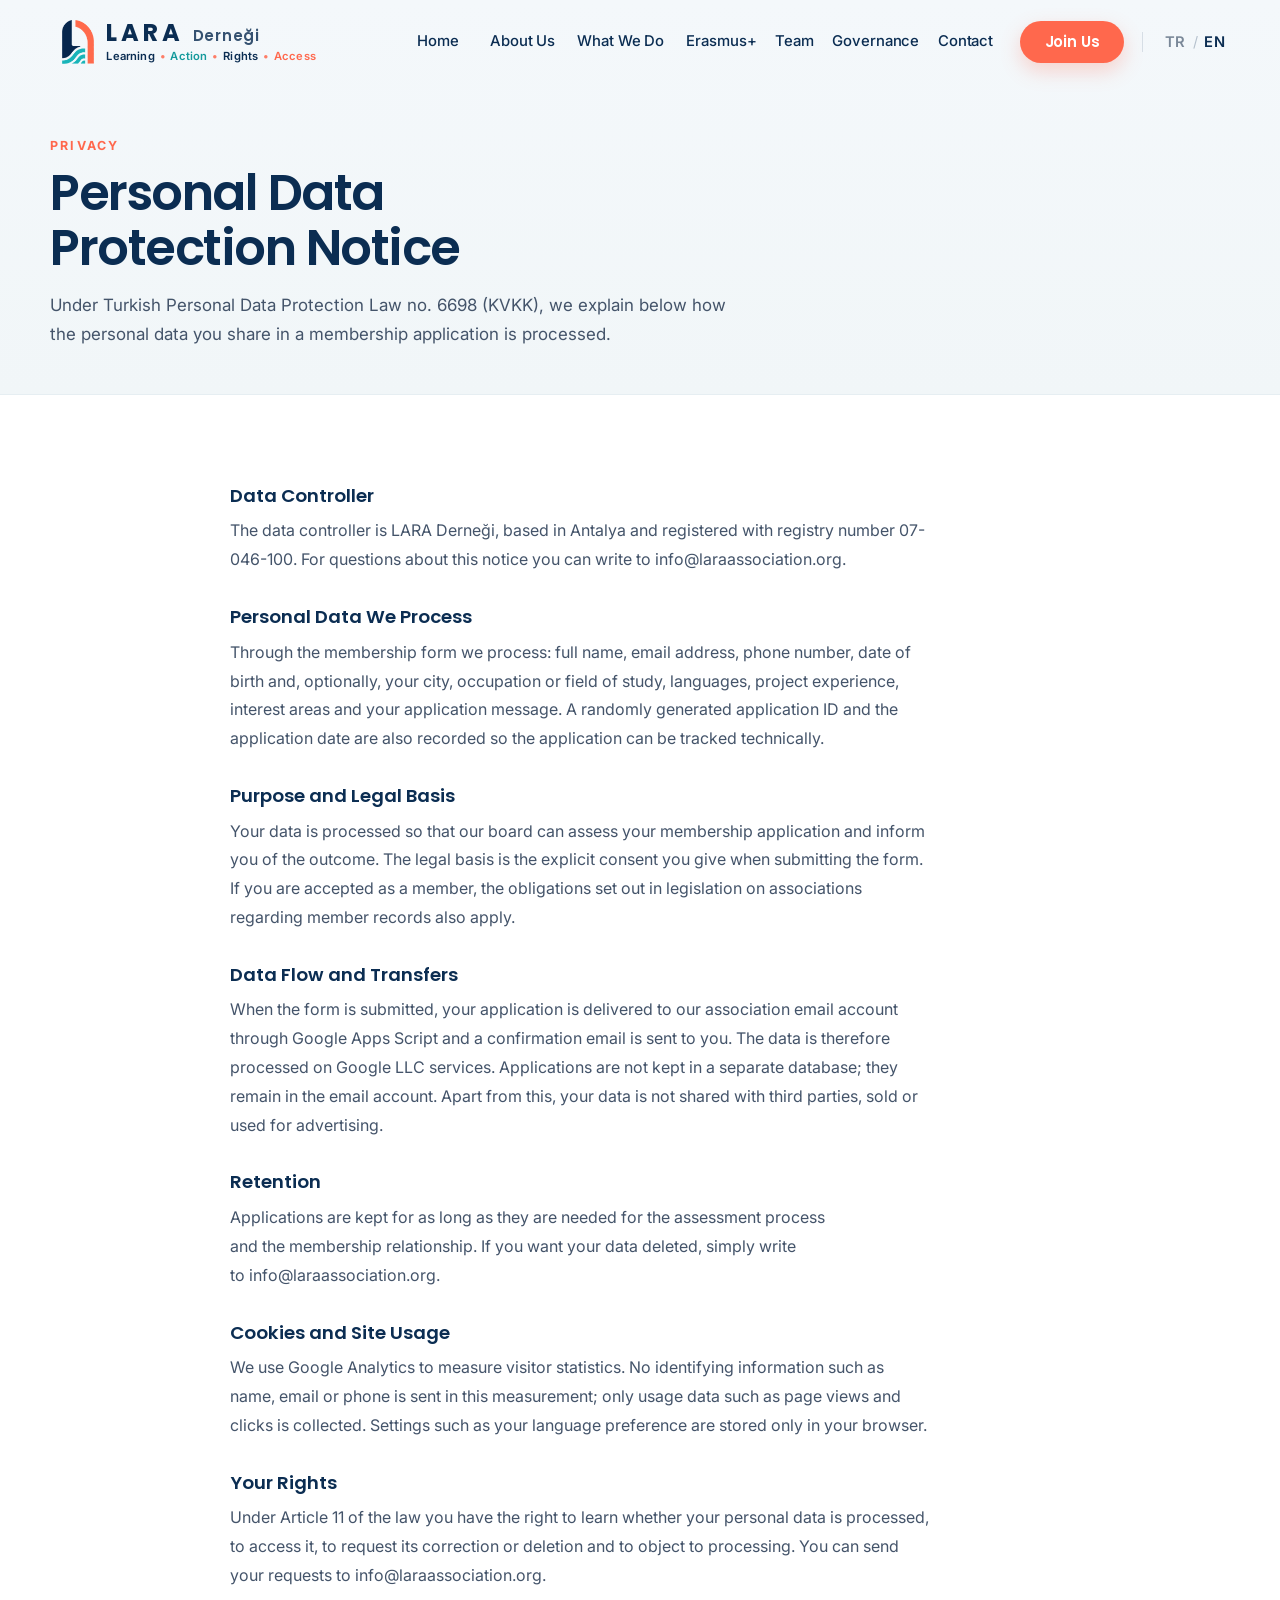
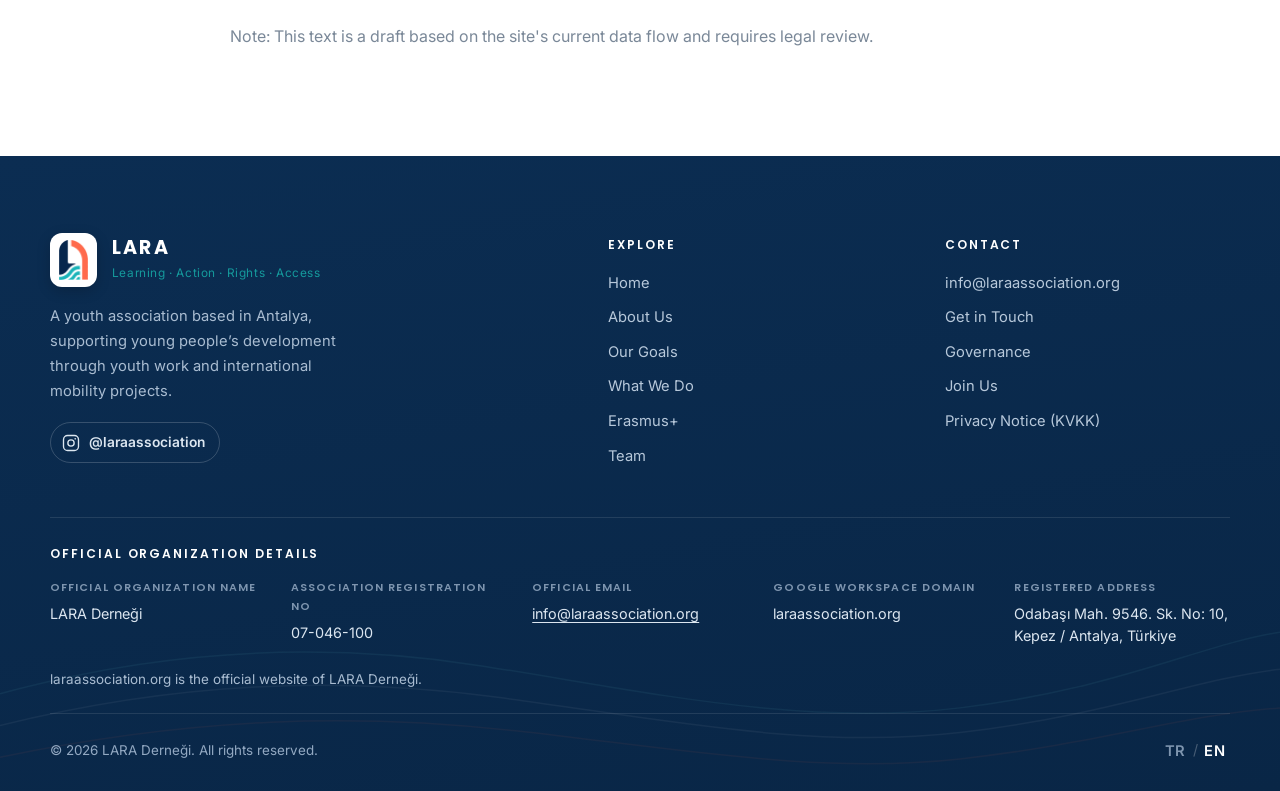
<file: kvkk/index.html>
<!DOCTYPE html>
<html lang="tr" data-lang="tr">
<head>
<!-- Google tag (gtag.js) -->
<script async src="https://www.googletagmanager.com/gtag/js?id=G-RKP970V3Z3"></script>
<script>
  window.dataLayer = window.dataLayer || [];
  function gtag(){dataLayer.push(arguments);}
  gtag('js', new Date());

  gtag('config', 'G-RKP970V3Z3');
</script>
<script>
  /* JS var + dil tercihi erkenden: İngilizce görecek ziyaretçiye önce Türkçe metin çizilmez (kayma olmaz).
     main.js çeviriyi uygulayınca sınıfı kaldırır; bir sorun olursa 2,5 sn sonra sayfa yine görünür. */
  (function (d) {
    d.classList.add('js');
    try {
      var s = localStorage.getItem('lara-lang');
      var en = s ? s === 'en' : (navigator.language || '').slice(0, 2).toLowerCase() !== 'tr';
      if (en) { d.classList.add('lang-pending'); setTimeout(function () { d.classList.remove('lang-pending'); }, 2500); }
    } catch (e) {}
  })(document.documentElement);
</script>
<meta charset="utf-8">
<meta name="viewport" content="width=device-width, initial-scale=1">
<title>KVKK Aydınlatma Metni — LARA Derneği</title>
<meta name="description" data-i18n-meta="meta.descKvkk" content="LARA Derneği kişisel verilerin korunması aydınlatma metni.">
<meta name="theme-color" content="#0F2B4C">
<link rel="icon" href="/assets/img/favicon-48.png" type="image/png" sizes="48x48">
<link rel="icon" href="/assets/img/favicon.png" type="image/png" sizes="512x512">
<link rel="apple-touch-icon" href="/assets/img/apple-touch-icon.png">
<meta property="og:type" content="website">
<meta property="og:title" content="KVKK Aydınlatma Metni — LARA Derneği">
<meta property="og:description" content="LARA Derneği kişisel verilerin korunması aydınlatma metni.">
<link rel="canonical" href="https://laraassociation.org/kvkk/">
<meta property="og:url" content="https://laraassociation.org/kvkk/">
<meta property="og:site_name" content="LARA Derneği">
<meta property="og:image" content="https://laraassociation.org/assets/img/og-image.png">
<meta property="og:image:width" content="1200">
<meta property="og:image:height" content="630">
<meta name="twitter:card" content="summary_large_image">
<meta property="og:locale" content="tr_TR">
<script type="application/ld+json">
{
  "@context": "https://schema.org",
  "@type": "NGO",
  "name": "LARA Derneği",
  "alternateName": "LARA Association",
  "url": "https://laraassociation.org/",
  "logo": "https://laraassociation.org/assets/img/logo-mark.png",
  "image": "https://laraassociation.org/assets/img/og-image.png",
  "email": "info@laraassociation.org",
  "foundingDate": "2026-09",
  "address": {
    "@type": "PostalAddress",
    "streetAddress": "Odabaşı Mah. 9546. Sk. No: 10",
    "addressLocality": "Kepez",
    "addressRegion": "Antalya",
    "addressCountry": "TR"
  },
  "contactPoint": {
    "@type": "ContactPoint",
    "email": "info@laraassociation.org",
    "contactType": "general enquiries",
    "availableLanguage": ["tr", "en"]
  },
  "sameAs": ["https://www.instagram.com/laraassociation/"],
  "identifier": "07-046-100",
  "areaServed": "Worldwide",
  "knowsLanguage": ["tr", "en"]
}
</script>
<link rel="preconnect" href="https://fonts.googleapis.com">
<link rel="preconnect" href="https://fonts.gstatic.com" crossorigin>
<link rel="preload" as="style" href="https://fonts.googleapis.com/css2?family=Poppins:wght@600;700&family=Inter:wght@400;500;600&display=swap" onload="this.onload=null;this.rel='stylesheet'">
<noscript><link rel="stylesheet" href="https://fonts.googleapis.com/css2?family=Poppins:wght@600;700&family=Inter:wght@400;500;600&display=swap"></noscript>
<link rel="stylesheet" href="/assets/css/style.css?v=37">
</head>
<body data-title-key="meta.titleKvkk">

<a class="skip-link" href="#icerik" data-i18n="a11y.skip">İçeriğe geç</a>

<header class="site-header" id="siteHeader">
  <div class="container header-inner">
    <a class="brand" href="/" aria-label="LARA">
      <picture><source type="image/webp" srcset="/assets/img/logo-mark-120.webp"><img class="brand-mark" src="/assets/img/logo-mark.png" alt="" width="338" height="458" decoding="async"></picture>
      <span class="brand-text">
        <span class="brand-name">LARA <span class="brand-legal">Derneği</span></span>
        <span class="brand-tagline" lang="en">
          <span class="c-navy">Learning</span> <span class="dot">•</span>
          <span class="c-teal">Action</span> <span class="dot">•</span>
          <span class="c-navy">Rights</span> <span class="dot">•</span>
          <span class="c-orange">Access</span>
        </span>
      </span>
    </a>

    <nav class="primary-nav" id="primaryNav" aria-label="LARA">
      <ul>
        <li><a href="/" data-i18n="nav.home">Anasayfa</a></li>
        <li><a href="/hakkimizda/" data-i18n="nav.about">Biz Kimiz</a></li>
        <li><a href="/ne-yapiyoruz/" data-i18n="nav.what">Ne Yapıyoruz</a></li>
        <li><a href="/erasmus/" data-i18n="nav.erasmus">Erasmus+</a></li>
        <li><a href="/ekip/" data-i18n="nav.team">Ekip</a></li>
        <li><a href="/kurumsal/" data-i18n="nav.corporate">Kurumsal</a></li>
        <li><a href="/iletisim/" data-i18n="nav.contact">İletişim</a></li>
        <li class="nav-cta"><a class="btn btn-primary btn-sm" href="/uye-ol/" data-i18n="nav.join">Üye Ol</a></li>
      </ul>
    </nav>

    <div class="header-actions">
      <div class="lang-switch" role="group" data-i18n-aria="a11y.lang" aria-label="Dil seçimi">
        <button type="button" class="lang-btn is-active" data-set-lang="tr">TR</button>
        <span class="lang-sep" aria-hidden="true">/</span>
        <button type="button" class="lang-btn" data-set-lang="en">EN</button>
      </div>
      <button class="nav-toggle" id="navToggle" aria-expanded="false" aria-controls="primaryNav" data-i18n-aria="a11y.menu" aria-label="Menüyü aç">
        <span></span><span></span><span></span>
      </button>
    </div>
  </div>
</header>

<main>

<section class="page-hero" id="icerik">
  <div class="container">
    <p class="section-eyebrow" data-i18n="kv.eyebrow">Gizlilik</p>
    <h1 class="page-title" data-i18n="kv.title">KVKK Aydınlatma Metni</h1>
    <p class="page-intro" data-i18n="kv.intro">6698 sayılı Kişisel Verilerin Korunması Kanunu kapsamında, üyelik başvurusu sırasında paylaştığınız kişisel verilerin nasıl işlendiğini aşağıda açıklıyoruz.</p>
  </div>
</section>

<section class="section" id="kvkk-metni">
  <div class="container container-narrow">
    <div class="prose">
      <h2 data-i18n="kv.s1t">Veri Sorumlusu</h2>
      <p data-i18n="kv.s1d">Veri sorumlusu, Antalya merkezli ve 07-046-100 kütük numarasıyla kayıtlı LARA Derneği'dir. Bu metinle ilgili sorularınız için info@laraassociation.org adresine yazabilirsiniz.</p>

      <h2 data-i18n="kv.s2t">İşlenen Kişisel Veriler</h2>
      <p data-i18n="kv.s2d">Üyelik başvuru formu aracılığıyla şu veriler işlenir: ad soyad, e-posta adresi, telefon numarası, doğum tarihi ve isteğe bağlı olarak şehir, meslek veya bölüm, bildiğiniz yabancı diller, proje deneyimi, ilgi alanları ve başvuru metniniz. Başvurunun teknik olarak takip edilebilmesi için rastgele üretilen bir başvuru kimliği ve başvuru tarihi de kaydedilir.</p>

      <h2 data-i18n="kv.s3t">İşleme Amacı ve Hukuki Sebep</h2>
      <p data-i18n="kv.s3d">Verileriniz, üyelik başvurunuzun yönetim kurulumuz tarafından değerlendirilmesi ve sonucun size bildirilmesi amacıyla işlenir. Hukuki sebep, formu gönderirken verdiğiniz açık rızadır. Üyeliğe kabul edilmeniz hâlinde, dernek mevzuatının üye kayıtlarına ilişkin öngördüğü yükümlülükler de geçerli olur.</p>

      <h2 data-i18n="kv.s4t">Veri Akışı ve Aktarım</h2>
      <p data-i18n="kv.s4d">Form gönderildiğinde başvurunuz, Google Apps Script üzerinden derneğimizin e-posta hesabına iletilir ve size bir teyit e-postası gönderilir. Bu nedenle veriler Google LLC'nin hizmetleri üzerinde işlenir. Başvurular ayrı bir veri tabanında tutulmaz; e-posta kutusunda saklanır. Verileriniz bunun dışında üçüncü kişilerle paylaşılmaz, satılmaz veya reklam amacıyla kullanılmaz.</p>

      <h2 data-i18n="kv.s5t">Saklama</h2>
      <p data-i18n="kv.s5d">Başvurular, değerlendirme süreci ve üyelik ilişkisi için gerekli olduğu sürece saklanır. Silme talebiniz olursa info@laraassociation.org adresine yazmanız yeterlidir.</p>

      <h2 data-i18n="kv.s6t">Çerezler ve Site Kullanımı</h2>
      <p data-i18n="kv.s6d">Sitemizde ziyaretçi istatistiklerini ölçmek için Google Analytics kullanılır. Bu ölçümde ad, e-posta, telefon gibi kimlik bilgileri gönderilmez; yalnızca sayfa görüntüleme ve tıklama gibi kullanım verileri toplanır. Dil tercihiniz gibi ayarlar yalnızca tarayıcınızda saklanır.</p>

      <h2 data-i18n="kv.s7t">Haklarınız</h2>
      <p data-i18n="kv.s7d">Kanunun 11. maddesi uyarınca kişisel verilerinizin işlenip işlenmediğini öğrenme, bunlara erişme, düzeltilmesini veya silinmesini isteme ve işlemeye itiraz etme haklarına sahipsiniz. Taleplerinizi info@laraassociation.org adresine iletebilirsiniz.</p>

      <p class="prose-note" data-i18n="kv.legalNote">Not: Bu metin, sitedeki mevcut veri akışına göre hazırlanmış bir taslaktır ve hukuki inceleme gerektirir.</p>
    </div>
  </div>
</section>

</main>

<footer class="site-footer">
  <svg class="footer-waves" viewBox="0 0 1440 320" preserveAspectRatio="none" aria-hidden="true" focusable="false">
    <path d="M0 210C180 160 360 150 540 178s360 70 540 48 270-72 360-86"/>
    <path d="M0 246C200 196 380 190 560 214s350 60 520 40 260-60 360-72"/>
    <path d="M0 282C220 236 400 232 580 252s340 50 500 32 250-50 360-58"/>
  </svg>
  <div class="container">
    <div class="footer-grid">
      <div class="footer-col footer-about">
        <a class="footer-brand" href="/" aria-label="LARA">
          <picture>
            <source type="image/webp" srcset="/assets/img/logo-mark-120.webp">
            <img src="/assets/img/logo-mark.png" alt="" width="338" height="458" loading="lazy" decoding="async">
          </picture>
          <span>
            <span class="footer-name">LARA</span>
            <span class="footer-tagline" lang="en">Learning · Action · Rights · Access</span>
          </span>
        </a>
        <p class="footer-desc" data-i18n="footer.about">Antalya merkezli bir gençlik derneği olarak gençlik çalışmaları ve uluslararası hareketlilik projeleriyle gençlerin gelişimini destekliyoruz.</p>
        <ul class="footer-social">
          <li><a href="https://www.instagram.com/laraassociation/" target="_blank" rel="noopener noreferrer" data-i18n-aria="social.ig" aria-label="LARA Derneği Instagram hesabı"><svg viewBox="0 0 24 24" fill="none" stroke="currentColor" stroke-width="1.8" aria-hidden="true" focusable="false"><rect x="2" y="2" width="20" height="20" rx="5.5"/><circle cx="12" cy="12" r="4.2"/><circle cx="17.6" cy="6.4" r="1.1" fill="currentColor" stroke="none"/></svg><span>@laraassociation</span></a></li>
        </ul>
      </div>

      <nav class="footer-col" aria-labelledby="footerExplore">
        <h2 class="footer-title" id="footerExplore" data-i18n="footer.explore">Keşfet</h2>
        <ul class="footer-links">
          <li><a href="/" data-i18n="nav.home">Anasayfa</a></li>
          <li><a href="/hakkimizda/" data-i18n="nav.about">Biz Kimiz</a></li>
          <li><a href="/hakkimizda/#amaclarimiz" data-i18n="nav.goals">Amaçlarımız</a></li>
          <li><a href="/ne-yapiyoruz/" data-i18n="nav.what">Ne Yapıyoruz</a></li>
          <li><a href="/erasmus/" data-i18n="nav.erasmus">Erasmus+</a></li>
          <li><a href="/ekip/" data-i18n="nav.team">Ekip</a></li>
        </ul>
      </nav>


      <div class="footer-col">
        <h2 class="footer-title" data-i18n="nav.contact">İletişim</h2>
        <ul class="footer-links">
          <li><a href="mailto:info@laraassociation.org">info@laraassociation.org</a></li>
          <li><a href="/iletisim/" data-i18n="contact.title">Bize Ulaş</a></li>
          <li><a href="/kurumsal/" data-i18n="nav.corporate">Kurumsal</a></li>
          <li><a href="/uye-ol/" data-i18n="nav.join">Üye Ol</a></li>
          <li><a href="/kvkk/" data-i18n="footer.kvkk">KVKK Aydınlatma Metni</a></li>
        </ul>
      </div>
    </div>


    <section class="footer-official" aria-labelledby="footerOfficial">
      <h2 class="footer-title" id="footerOfficial" data-i18n="footer.officialTitle">Resmî Kurum Bilgileri</h2>
      <dl class="footer-official-list">
        <div><dt data-i18n="footer.fName">Resmî Kurum Adı</dt><dd>LARA Derneği</dd></div>
        <div><dt data-i18n="footer.fReg">Dernek Kütük No</dt><dd>07-046-100</dd></div>
        <div><dt data-i18n="footer.fAdmin">Kurumsal E-posta</dt><dd><a href="mailto:info@laraassociation.org">info@laraassociation.org</a></dd></div>
        <div><dt data-i18n="footer.fDomain">Google Workspace Domain</dt><dd>laraassociation.org</dd></div>
        <div><dt data-i18n="footer.fAddr">Merkez Adresi</dt><dd data-i18n="contact.v2">Odabaşı Mah. 9546. Sk. No: 10, Kepez / Antalya, Türkiye</dd></div>
      </dl>
      <p class="footer-official-note" data-i18n="footer.official">laraassociation.org, LARA Derneği'nin resmî internet sitesidir.</p>
    </section>

    <div class="footer-bottom">
      <p class="footer-copy">© <span id="year">2026</span> <span data-i18n="footer.rights">LARA Derneği. Tüm hakları saklıdır.</span></p>
      <div class="lang-switch footer-lang" role="group" data-i18n-aria="a11y.lang" aria-label="Dil seçimi">
        <button type="button" class="lang-btn is-active" data-set-lang="tr">TR</button>
        <span class="lang-sep" aria-hidden="true">/</span>
        <button type="button" class="lang-btn" data-set-lang="en">EN</button>
      </div>
    </div>
  </div>
</footer>

<a class="to-top" href="#icerik" id="toTop" data-i18n-aria="a11y.top" aria-label="Yukarı çık">↑</a>

<script src="/assets/js/form-config.js?v=25" defer></script>
<script src="/assets/js/i18n.js?v=36" defer></script>
<script src="/assets/js/i18n-pages.js?v=8" defer></script>
<script src="/assets/js/analytics.js?v=25" defer></script>
<script src="/assets/js/main.js?v=34" defer></script>
</body>
</html>
</file>
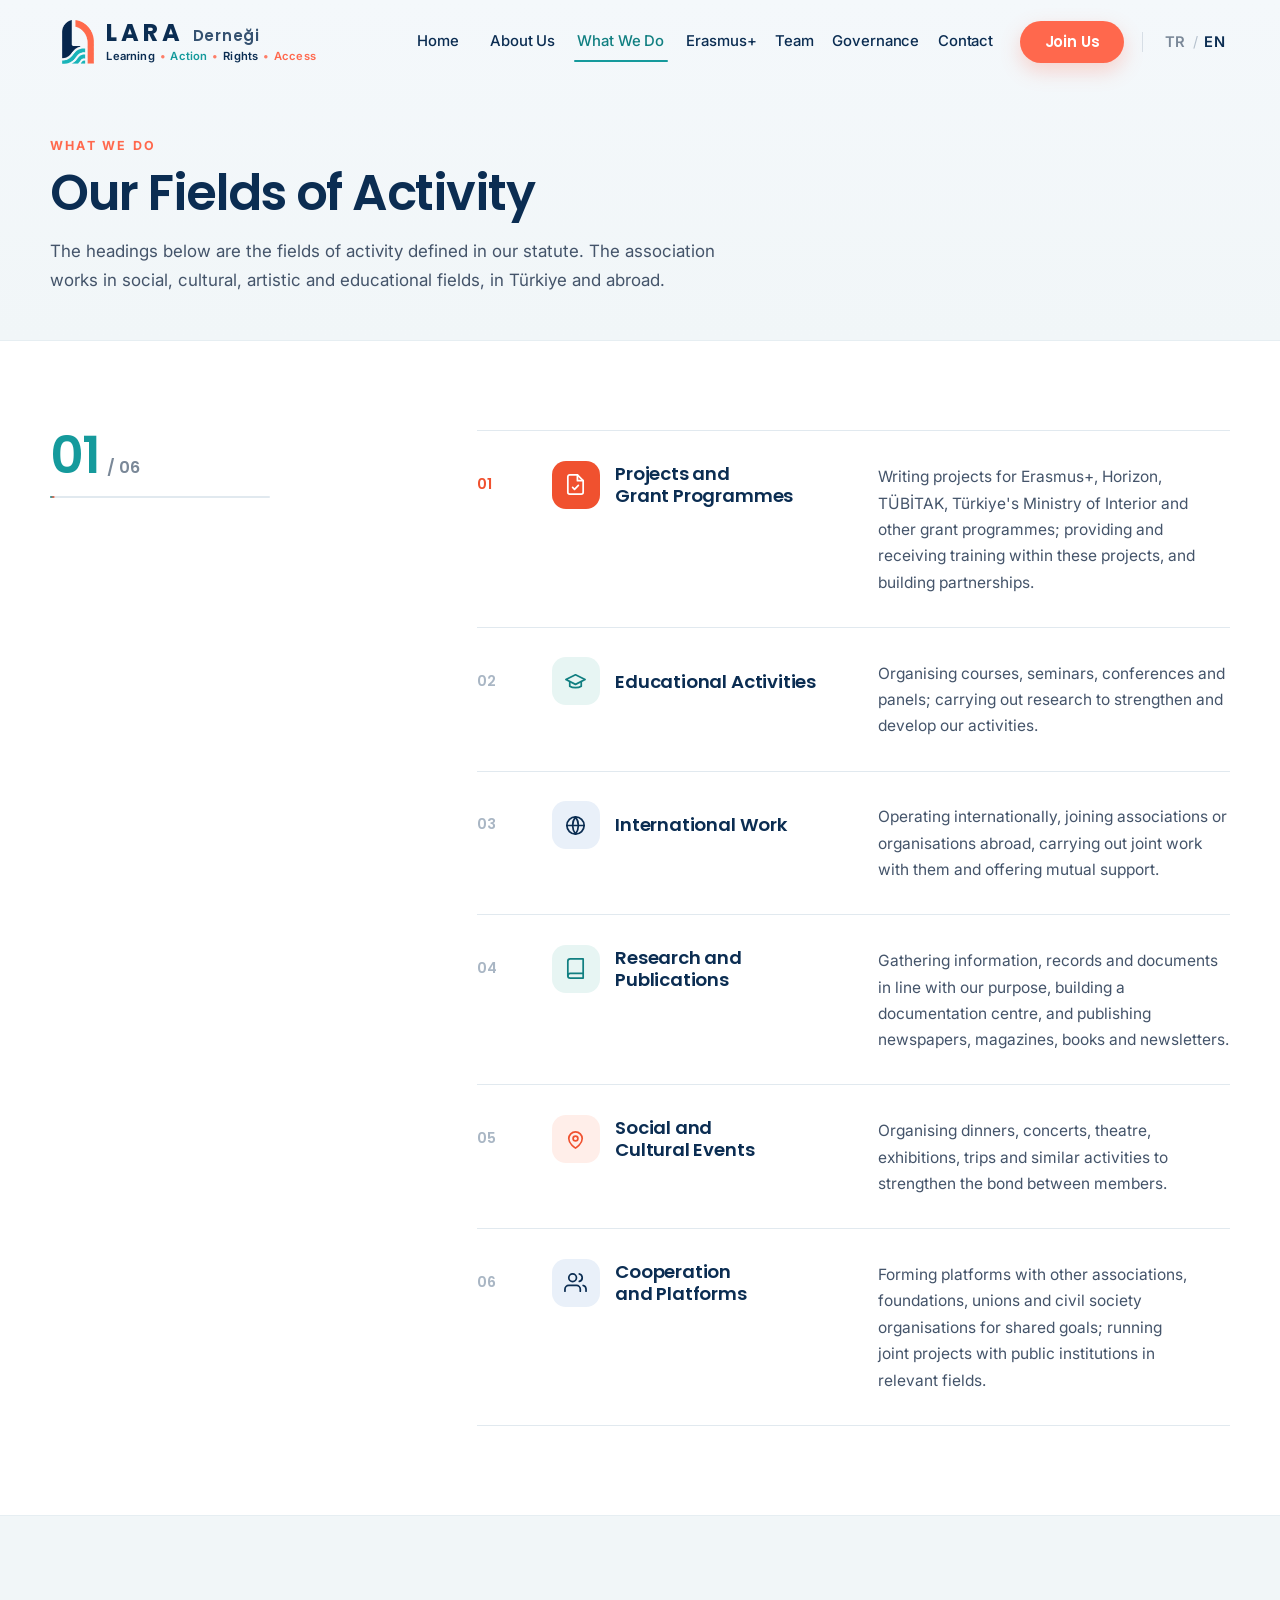
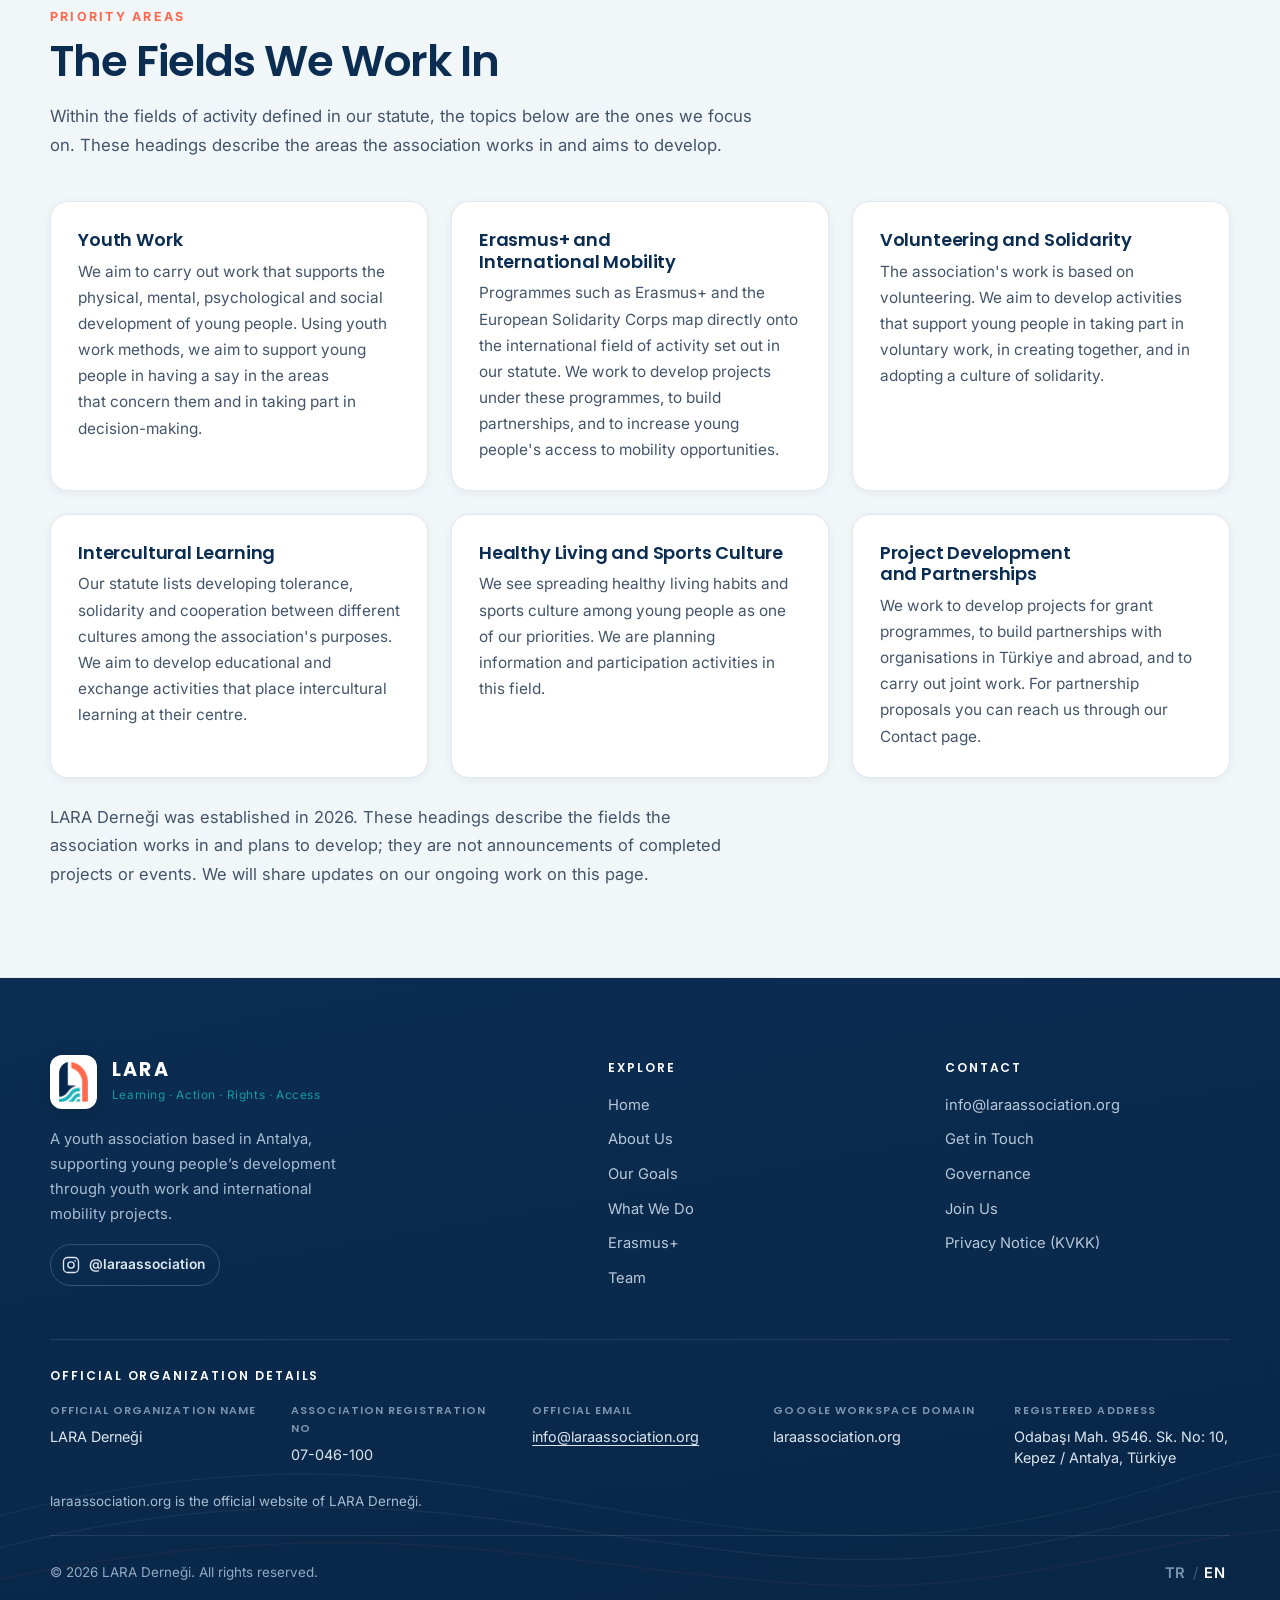
<file: ne-yapiyoruz/index.html>
<!DOCTYPE html>
<html lang="tr" data-lang="tr">
<head>
<!-- Google tag (gtag.js) -->
<script async src="https://www.googletagmanager.com/gtag/js?id=G-RKP970V3Z3"></script>
<script>
  window.dataLayer = window.dataLayer || [];
  function gtag(){dataLayer.push(arguments);}
  gtag('js', new Date());

  gtag('config', 'G-RKP970V3Z3');
</script>
<script>
  /* JS var + dil tercihi erkenden: İngilizce görecek ziyaretçiye önce Türkçe metin çizilmez (kayma olmaz).
     main.js çeviriyi uygulayınca sınıfı kaldırır; bir sorun olursa 2,5 sn sonra sayfa yine görünür. */
  (function (d) {
    d.classList.add('js');
    try {
      var s = localStorage.getItem('lara-lang');
      var en = s ? s === 'en' : (navigator.language || '').slice(0, 2).toLowerCase() !== 'tr';
      if (en) { d.classList.add('lang-pending'); setTimeout(function () { d.classList.remove('lang-pending'); }, 2500); }
    } catch (e) {}
  })(document.documentElement);
</script>
<meta charset="utf-8">
<meta name="viewport" content="width=device-width, initial-scale=1">
<title>Ne Yapıyoruz — LARA Derneği</title>
<meta name="description" data-i18n-meta="meta.descWork" content="LARA Derneği'nin tüzüğünde tanımlı faaliyet alanları.">
<meta name="theme-color" content="#0F2B4C">
<link rel="icon" href="/assets/img/favicon-48.png" type="image/png" sizes="48x48">
<link rel="icon" href="/assets/img/favicon.png" type="image/png" sizes="512x512">
<link rel="apple-touch-icon" href="/assets/img/apple-touch-icon.png">
<meta property="og:type" content="website">
<meta property="og:title" content="Ne Yapıyoruz — LARA Derneği">
<meta property="og:description" content="LARA Derneği'nin tüzüğünde tanımlı faaliyet alanları.">
<link rel="canonical" href="https://laraassociation.org/ne-yapiyoruz/">
<meta property="og:url" content="https://laraassociation.org/ne-yapiyoruz/">
<meta property="og:site_name" content="LARA Derneği">
<meta property="og:image" content="https://laraassociation.org/assets/img/og-image.png">
<meta property="og:image:width" content="1200">
<meta property="og:image:height" content="630">
<meta name="twitter:card" content="summary_large_image">
<meta property="og:locale" content="tr_TR">
<script type="application/ld+json">
{
  "@context": "https://schema.org",
  "@type": "NGO",
  "name": "LARA Derneği",
  "alternateName": "LARA Association",
  "url": "https://laraassociation.org/",
  "logo": "https://laraassociation.org/assets/img/logo-mark.png",
  "image": "https://laraassociation.org/assets/img/og-image.png",
  "email": "info@laraassociation.org",
  "foundingDate": "2026-09",
  "address": {
    "@type": "PostalAddress",
    "streetAddress": "Odabaşı Mah. 9546. Sk. No: 10",
    "addressLocality": "Kepez",
    "addressRegion": "Antalya",
    "addressCountry": "TR"
  },
  "contactPoint": {
    "@type": "ContactPoint",
    "email": "info@laraassociation.org",
    "contactType": "general enquiries",
    "availableLanguage": ["tr", "en"]
  },
  "sameAs": ["https://www.instagram.com/laraassociation/"],
  "identifier": "07-046-100",
  "areaServed": "Worldwide",
  "knowsLanguage": ["tr", "en"]
}
</script>
<link rel="preconnect" href="https://fonts.googleapis.com">
<link rel="preconnect" href="https://fonts.gstatic.com" crossorigin>
<link rel="preload" as="style" href="https://fonts.googleapis.com/css2?family=Poppins:wght@600;700&family=Inter:wght@400;500;600&display=swap" onload="this.onload=null;this.rel='stylesheet'">
<noscript><link rel="stylesheet" href="https://fonts.googleapis.com/css2?family=Poppins:wght@600;700&family=Inter:wght@400;500;600&display=swap"></noscript>
<link rel="stylesheet" href="/assets/css/style.css?v=37">
</head>
<body data-title-key="meta.titleWork">

<a class="skip-link" href="#icerik" data-i18n="a11y.skip">İçeriğe geç</a>

<header class="site-header" id="siteHeader">
  <div class="container header-inner">
    <a class="brand" href="/" aria-label="LARA">
      <picture><source type="image/webp" srcset="/assets/img/logo-mark-120.webp"><img class="brand-mark" src="/assets/img/logo-mark.png" alt="" width="338" height="458" decoding="async"></picture>
      <span class="brand-text">
        <span class="brand-name">LARA <span class="brand-legal">Derneği</span></span>
        <span class="brand-tagline" lang="en">
          <span class="c-navy">Learning</span> <span class="dot">•</span>
          <span class="c-teal">Action</span> <span class="dot">•</span>
          <span class="c-navy">Rights</span> <span class="dot">•</span>
          <span class="c-orange">Access</span>
        </span>
      </span>
    </a>

    <nav class="primary-nav" id="primaryNav" aria-label="LARA">
      <ul>
        <li><a href="/" data-i18n="nav.home">Anasayfa</a></li>
        <li><a href="/hakkimizda/" data-i18n="nav.about">Biz Kimiz</a></li>
        <li><a href="/ne-yapiyoruz/" class="active" data-i18n="nav.what">Ne Yapıyoruz</a></li>
        <li><a href="/erasmus/" data-i18n="nav.erasmus">Erasmus+</a></li>
        <li><a href="/ekip/" data-i18n="nav.team">Ekip</a></li>
        <li><a href="/kurumsal/" data-i18n="nav.corporate">Kurumsal</a></li>
        <li><a href="/iletisim/" data-i18n="nav.contact">İletişim</a></li>
        <li class="nav-cta"><a class="btn btn-primary btn-sm" href="/uye-ol/" data-i18n="nav.join">Üye Ol</a></li>
      </ul>
    </nav>

    <div class="header-actions">
      <div class="lang-switch" role="group" data-i18n-aria="a11y.lang" aria-label="Dil seçimi">
        <button type="button" class="lang-btn is-active" data-set-lang="tr">TR</button>
        <span class="lang-sep" aria-hidden="true">/</span>
        <button type="button" class="lang-btn" data-set-lang="en">EN</button>
      </div>
      <button class="nav-toggle" id="navToggle" aria-expanded="false" aria-controls="primaryNav" data-i18n-aria="a11y.menu" aria-label="Menüyü aç">
        <span></span><span></span><span></span>
      </button>
    </div>
  </div>
</header>

<main>

<section class="page-hero" id="icerik">
  <div class="container">
    <p class="section-eyebrow" data-i18n="work.eyebrow">Ne Yapıyoruz</p>
    <h1 class="page-title" data-i18n="work.pageTitle">Faaliyet Alanlarımız</h1>
    <p class="page-intro" data-i18n="work.pageIntro">Aşağıdaki başlıklar derneğimizin tüzüğünde tanımlı faaliyet alanlarıdır. Dernek; sosyal, kültürel, sanatsal ve eğitsel alanlarda yurt içinde ve yurt dışında çalışır.</p>
  </div>
</section>

<section class="section work" id="faaliyetler">
  <div class="container work-split">
    <div class="work-aside">
      <div class="work-sticky">
        <div class="work-progress" aria-hidden="true">
          <span class="work-count"><span class="work-current">01</span><span class="work-total">/ 06</span></span>
          <span class="work-track"><span class="work-bar"></span></span>
        </div>
      </div>
    </div>

    <ol class="work-list" role="list">
      <li class="work-item tone-orange reveal">
        <span class="work-num" aria-hidden="true">01</span>
        <div class="work-head">
          <span class="work-icon" aria-hidden="true"><svg viewBox="0 0 24 24" fill="none" stroke="currentColor" stroke-width="1.8" stroke-linecap="round" stroke-linejoin="round"><path d="M14 2H6a2 2 0 0 0-2 2v16a2 2 0 0 0 2 2h12a2 2 0 0 0 2-2V8z"/><path d="M14 2v6h6"/><path d="M9 15l2 2 4-4"/></svg></span>
          <h3 data-i18n="work.c1t">Proje ve Hibe Programları</h3>
        </div>
        <p data-i18n="work.c1d">Erasmus+, Horizon, TÜBİTAK, İçişleri Bakanlığı ve hibe veren diğer programlara projeler yazmak; bu projeler kapsamında eğitimler vermek, eğitimler almak, projelere ortak olmak ve ortaklık kurmak.</p>
      </li>
      <li class="work-item tone-teal reveal">
        <span class="work-num" aria-hidden="true">02</span>
        <div class="work-head">
          <span class="work-icon" aria-hidden="true"><svg viewBox="0 0 24 24" fill="none" stroke="currentColor" stroke-width="1.8" stroke-linecap="round" stroke-linejoin="round"><path d="M22 10L12 5 2 10l10 5 10-5z"/><path d="M6 12v5c3 2 9 2 12 0v-5"/></svg></span>
          <h3 data-i18n="work.c2t">Eğitim Çalışmaları</h3>
        </div>
        <p data-i18n="work.c2d">Kurs, seminer, konferans ve panel gibi eğitim çalışmaları düzenlemek; faaliyetlerin etkinleştirilmesi ve geliştirilmesi için araştırmalar yapmak.</p>
      </li>
      <li class="work-item tone-navy reveal">
        <span class="work-num" aria-hidden="true">03</span>
        <div class="work-head">
          <span class="work-icon" aria-hidden="true"><svg viewBox="0 0 24 24" fill="none" stroke="currentColor" stroke-width="1.8" stroke-linecap="round" stroke-linejoin="round"><circle cx="12" cy="12" r="9"/><path d="M3 12h18"/><path d="M12 3a15 15 0 0 1 0 18a15 15 0 0 1 0-18z"/></svg></span>
          <h3 data-i18n="work.c3t">Uluslararası Çalışmalar</h3>
        </div>
        <p data-i18n="work.c3d">Uluslararası faaliyette bulunmak, yurt dışındaki dernek veya kuruluşlara üye olmak, bu kuruluşlarla ortak çalışmalar yapmak ve yardımlaşmak.</p>
      </li>
      <li class="work-item tone-teal reveal">
        <span class="work-num" aria-hidden="true">04</span>
        <div class="work-head">
          <span class="work-icon" aria-hidden="true"><svg viewBox="0 0 24 24" fill="none" stroke="currentColor" stroke-width="1.8" stroke-linecap="round" stroke-linejoin="round"><path d="M4 19.5A2.5 2.5 0 0 1 6.5 17H20"/><path d="M6.5 2H20v20H6.5A2.5 2.5 0 0 1 4 19.5v-15A2.5 2.5 0 0 1 6.5 2z"/></svg></span>
          <h3 data-i18n="work.c4t">Araştırma ve Yayın</h3>
        </div>
        <p data-i18n="work.c4d">Amaç doğrultusunda bilgi, belge ve doküman temin etmek, dokümantasyon merkezi oluşturmak; gazete, dergi, kitap ve bülten gibi yayınlar çıkarmak.</p>
      </li>
      <li class="work-item tone-orange reveal">
        <span class="work-num" aria-hidden="true">05</span>
        <div class="work-head">
          <span class="work-icon" aria-hidden="true"><svg viewBox="0 0 24 24" fill="none" stroke="currentColor" stroke-width="1.8" stroke-linecap="round" stroke-linejoin="round"><path d="M12 21s-7-4.35-7-10a7 7 0 0 1 14 0c0 5.65-7 10-7 10z"/><circle cx="12" cy="11" r="2.5"/></svg></span>
          <h3 data-i18n="work.c5t">Sosyal ve Kültürel Etkinlikler</h3>
        </div>
        <p data-i18n="work.c5d">Üyeler arasındaki bağı güçlendirmek için yemekli toplantılar, konser, tiyatro, sergi, gezi ve benzeri etkinlikler düzenlemek.</p>
      </li>
      <li class="work-item tone-navy reveal">
        <span class="work-num" aria-hidden="true">06</span>
        <div class="work-head">
          <span class="work-icon" aria-hidden="true"><svg viewBox="0 0 24 24" fill="none" stroke="currentColor" stroke-width="1.8" stroke-linecap="round" stroke-linejoin="round"><path d="M17 21v-2a4 4 0 0 0-4-4H5a4 4 0 0 0-4 4v2"/><circle cx="9" cy="7" r="4"/><path d="M23 21v-2a4 4 0 0 0-3-3.87"/><path d="M16 3.13a4 4 0 0 1 0 7.75"/></svg></span>
          <h3 data-i18n="work.c6t">İşbirlikleri ve Platformlar</h3>
        </div>
        <p data-i18n="work.c6d">Diğer dernek, vakıf, sendika ve benzeri sivil toplum kuruluşlarıyla ortak amaçlar için platformlar oluşturmak; kamu kurumlarıyla görev alanına giren konularda ortak projeler yürütmek.</p>
      </li>
    </ol>
  </div>
</section>
<section class="section section-alt" id="oncelikler">
  <div class="container">
    <p class="section-eyebrow" data-i18n="work.pEyebrow">Öncelikli Alanlar</p>
    <h2 class="section-title" data-i18n="work.pTitle">Hangi Konularda Çalışıyoruz</h2>
    <p class="section-intro" data-i18n="work.pIntro">Tüzüğümüzde tanımlı faaliyet alanları içinde ağırlık verdiğimiz konular aşağıdadır. Bu başlıklar, derneğin çalışmayı ve geliştirmeyi hedeflediği alanları tanımlar.</p>
    <div class="grid grid-3">
      <article class="card reveal">
        <h3 data-i18n="work.p1t">Gençlik Çalışmaları</h3>
        <p data-i18n="work.p1d">Gençlerin bedensel, zihinsel, ruhsal ve sosyal gelişimini destekleyen çalışmalar yürütmeyi hedefliyoruz. Gençlik çalışması yöntemlerini kullanarak gençlerin kendi ilgi alanlarında söz sahibi olmasını ve karar süreçlerine katılmasını desteklemeyi amaçlıyoruz.</p>
      </article>
      <article class="card reveal">
        <h3 data-i18n="work.p2t">Erasmus+ ve Uluslararası Hareketlilik</h3>
        <p data-i18n="work.p2d">Erasmus+ ve Avrupa Dayanışma Programı gibi programlar, tüzüğümüzdeki uluslararası faaliyet alanıyla doğrudan örtüşür. Bu programlar kapsamında proje geliştirmek, ortaklıklar kurmak ve gençlerin hareketlilik fırsatlarına erişimini artırmak için çalışıyoruz.</p>
      </article>
      <article class="card reveal">
        <h3 data-i18n="work.p3t">Gönüllülük ve Dayanışma</h3>
        <p data-i18n="work.p3d">Derneğin çalışmaları gönüllülük esasına dayanır. Gençlerin gönüllü faaliyetlere katılmasını, birlikte üretmesini ve dayanışma kültürünü benimsemesini destekleyen çalışmalar geliştirmeyi amaçlıyoruz.</p>
      </article>
      <article class="card reveal">
        <h3 data-i18n="work.p4t">Kültürlerarası Öğrenme</h3>
        <p data-i18n="work.p4d">Tüzüğümüz, farklı kültürler arasında hoşgörü, dayanışma ve işbirliğini geliştirmeyi derneğin amaçları arasında sayar. Kültürlerarası öğrenmeyi merkeze alan eğitim ve değişim çalışmaları geliştirmeyi hedefliyoruz.</p>
      </article>
      <article class="card reveal">
        <h3 data-i18n="work.p5t">Sağlıklı Yaşam ve Spor Kültürü</h3>
        <p data-i18n="work.p5d">Sağlıklı yaşam alışkanlıklarının ve spor kültürünün gençler arasında yaygınlaşmasını derneğimizin öncelikleri arasında görüyoruz. Bu alanda bilgilendirme ve katılım çalışmaları planlıyoruz.</p>
      </article>
      <article class="card reveal">
        <h3 data-i18n="work.p6t">Proje Geliştirme ve Ortaklıklar</h3>
        <p data-i18n="work.p6d">Hibe programlarına proje geliştirmek, yurt içinden ve yurt dışından kuruluşlarla ortaklık kurmak ve ortak çalışmalar yürütmek için çalışıyoruz. Ortaklık teklifleri için İletişim sayfamızdan bize ulaşabilirsiniz.</p>
      </article>
    </div>
    <p class="section-note" data-i18n="work.pNote">LARA Derneği 2026 yılında kurulmuştur. Bu başlıklar derneğin çalıştığı ve geliştirmeyi planladığı alanları tanımlar; tamamlanmış proje ya da etkinlik duyurusu niteliği taşımaz. Yürütülen çalışmalara ilişkin duyuruları bu sayfada paylaşacağız.</p>
  </div>
</section>

</main>

<footer class="site-footer">
  <svg class="footer-waves" viewBox="0 0 1440 320" preserveAspectRatio="none" aria-hidden="true" focusable="false">
    <path d="M0 210C180 160 360 150 540 178s360 70 540 48 270-72 360-86"/>
    <path d="M0 246C200 196 380 190 560 214s350 60 520 40 260-60 360-72"/>
    <path d="M0 282C220 236 400 232 580 252s340 50 500 32 250-50 360-58"/>
  </svg>
  <div class="container">
    <div class="footer-grid">
      <div class="footer-col footer-about">
        <a class="footer-brand" href="/" aria-label="LARA">
          <picture>
            <source type="image/webp" srcset="/assets/img/logo-mark-120.webp">
            <img src="/assets/img/logo-mark.png" alt="" width="338" height="458" loading="lazy" decoding="async">
          </picture>
          <span>
            <span class="footer-name">LARA</span>
            <span class="footer-tagline" lang="en">Learning · Action · Rights · Access</span>
          </span>
        </a>
        <p class="footer-desc" data-i18n="footer.about">Antalya merkezli bir gençlik derneği olarak gençlik çalışmaları ve uluslararası hareketlilik projeleriyle gençlerin gelişimini destekliyoruz.</p>
        <ul class="footer-social">
          <li><a href="https://www.instagram.com/laraassociation/" target="_blank" rel="noopener noreferrer" data-i18n-aria="social.ig" aria-label="LARA Derneği Instagram hesabı"><svg viewBox="0 0 24 24" fill="none" stroke="currentColor" stroke-width="1.8" aria-hidden="true" focusable="false"><rect x="2" y="2" width="20" height="20" rx="5.5"/><circle cx="12" cy="12" r="4.2"/><circle cx="17.6" cy="6.4" r="1.1" fill="currentColor" stroke="none"/></svg><span>@laraassociation</span></a></li>
        </ul>
      </div>

      <nav class="footer-col" aria-labelledby="footerExplore">
        <h2 class="footer-title" id="footerExplore" data-i18n="footer.explore">Keşfet</h2>
        <ul class="footer-links">
          <li><a href="/" data-i18n="nav.home">Anasayfa</a></li>
          <li><a href="/hakkimizda/" data-i18n="nav.about">Biz Kimiz</a></li>
          <li><a href="/hakkimizda/#amaclarimiz" data-i18n="nav.goals">Amaçlarımız</a></li>
          <li><a href="/ne-yapiyoruz/" data-i18n="nav.what">Ne Yapıyoruz</a></li>
          <li><a href="/erasmus/" data-i18n="nav.erasmus">Erasmus+</a></li>
          <li><a href="/ekip/" data-i18n="nav.team">Ekip</a></li>
        </ul>
      </nav>


      <div class="footer-col">
        <h2 class="footer-title" data-i18n="nav.contact">İletişim</h2>
        <ul class="footer-links">
          <li><a href="mailto:info@laraassociation.org">info@laraassociation.org</a></li>
          <li><a href="/iletisim/" data-i18n="contact.title">Bize Ulaş</a></li>
          <li><a href="/kurumsal/" data-i18n="nav.corporate">Kurumsal</a></li>
          <li><a href="/uye-ol/" data-i18n="nav.join">Üye Ol</a></li>
          <li><a href="/kvkk/" data-i18n="footer.kvkk">KVKK Aydınlatma Metni</a></li>
        </ul>
      </div>
    </div>


    <section class="footer-official" aria-labelledby="footerOfficial">
      <h2 class="footer-title" id="footerOfficial" data-i18n="footer.officialTitle">Resmî Kurum Bilgileri</h2>
      <dl class="footer-official-list">
        <div><dt data-i18n="footer.fName">Resmî Kurum Adı</dt><dd>LARA Derneği</dd></div>
        <div><dt data-i18n="footer.fReg">Dernek Kütük No</dt><dd>07-046-100</dd></div>
        <div><dt data-i18n="footer.fAdmin">Kurumsal E-posta</dt><dd><a href="mailto:info@laraassociation.org">info@laraassociation.org</a></dd></div>
        <div><dt data-i18n="footer.fDomain">Google Workspace Domain</dt><dd>laraassociation.org</dd></div>
        <div><dt data-i18n="footer.fAddr">Merkez Adresi</dt><dd data-i18n="contact.v2">Odabaşı Mah. 9546. Sk. No: 10, Kepez / Antalya, Türkiye</dd></div>
      </dl>
      <p class="footer-official-note" data-i18n="footer.official">laraassociation.org, LARA Derneği'nin resmî internet sitesidir.</p>
    </section>

    <div class="footer-bottom">
      <p class="footer-copy">© <span id="year">2026</span> <span data-i18n="footer.rights">LARA Derneği. Tüm hakları saklıdır.</span></p>
      <div class="lang-switch footer-lang" role="group" data-i18n-aria="a11y.lang" aria-label="Dil seçimi">
        <button type="button" class="lang-btn is-active" data-set-lang="tr">TR</button>
        <span class="lang-sep" aria-hidden="true">/</span>
        <button type="button" class="lang-btn" data-set-lang="en">EN</button>
      </div>
    </div>
  </div>
</footer>

<a class="to-top" href="#icerik" id="toTop" data-i18n-aria="a11y.top" aria-label="Yukarı çık">↑</a>

<script src="/assets/js/form-config.js?v=25" defer></script>
<script src="/assets/js/i18n.js?v=36" defer></script>
<script src="/assets/js/i18n-pages.js?v=8" defer></script>
<script src="/assets/js/analytics.js?v=25" defer></script>
<script src="/assets/js/main.js?v=34" defer></script>
</body>
</html>
</file>
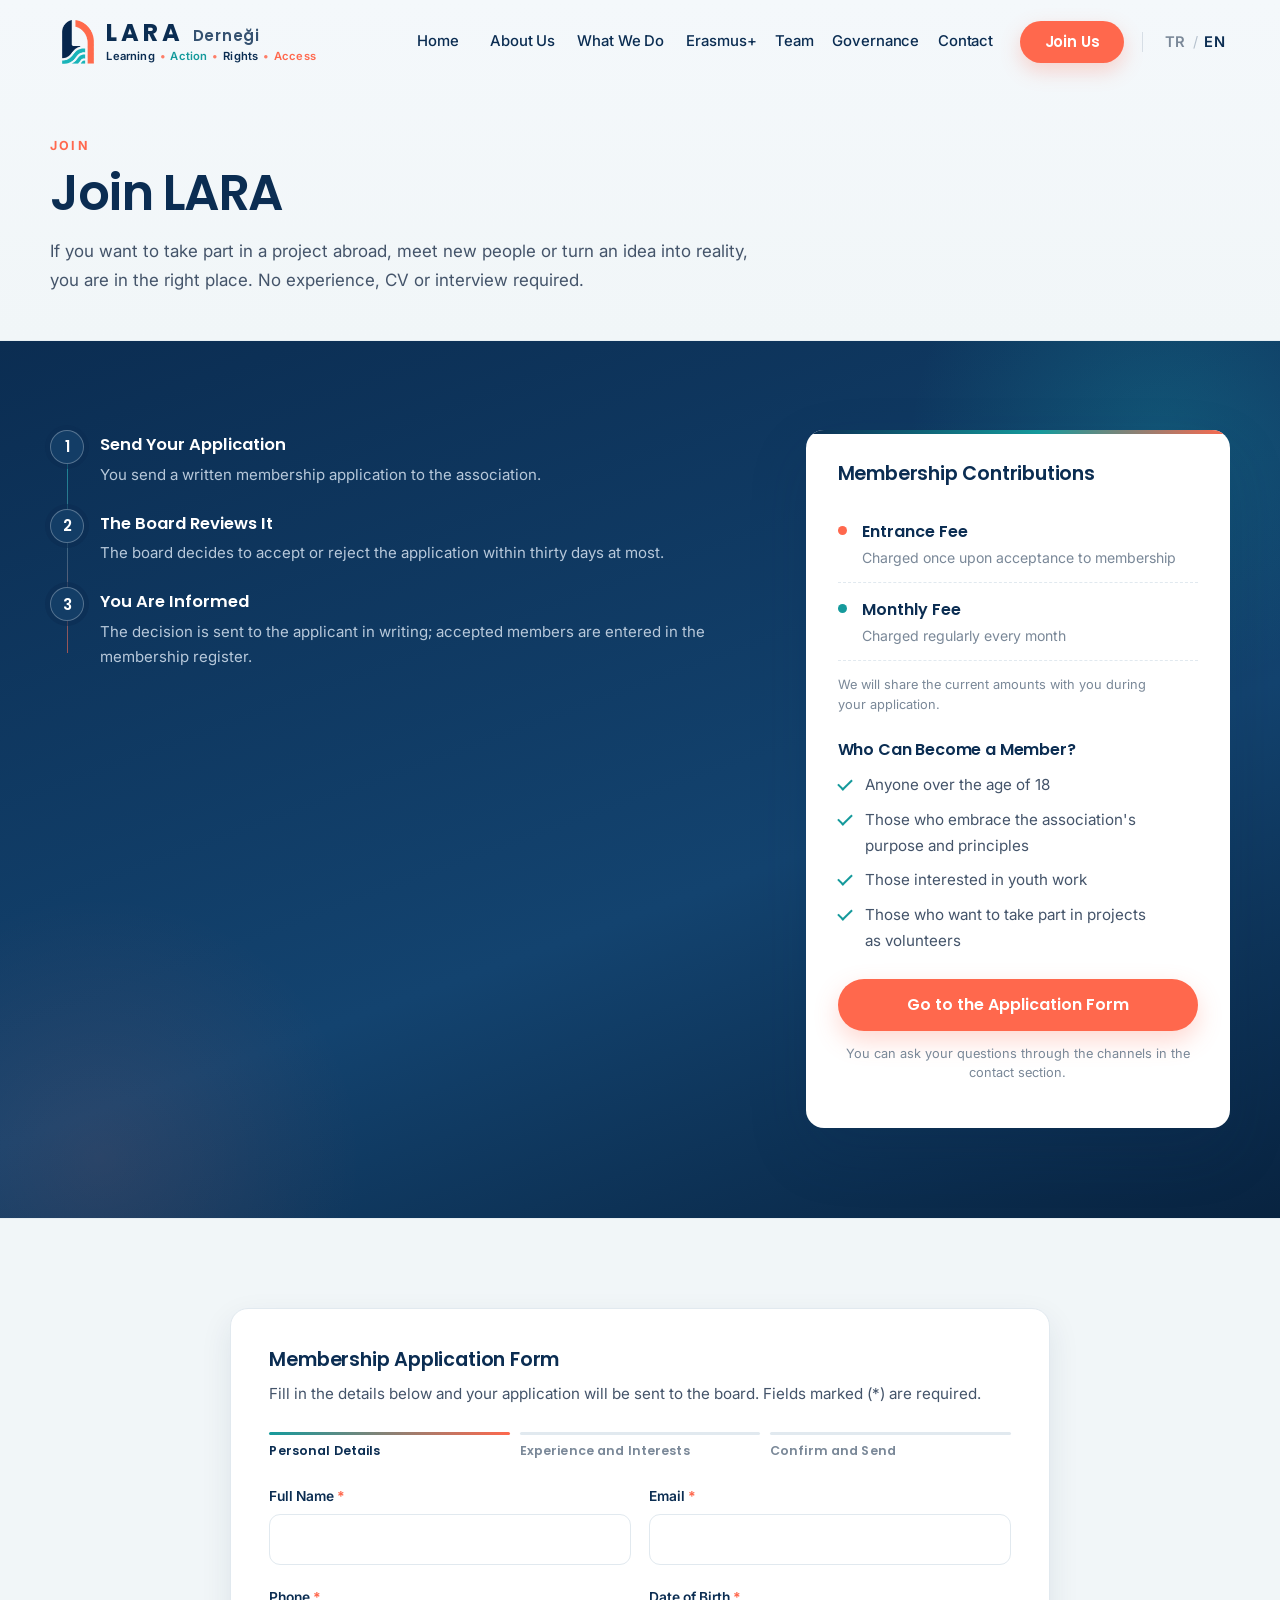
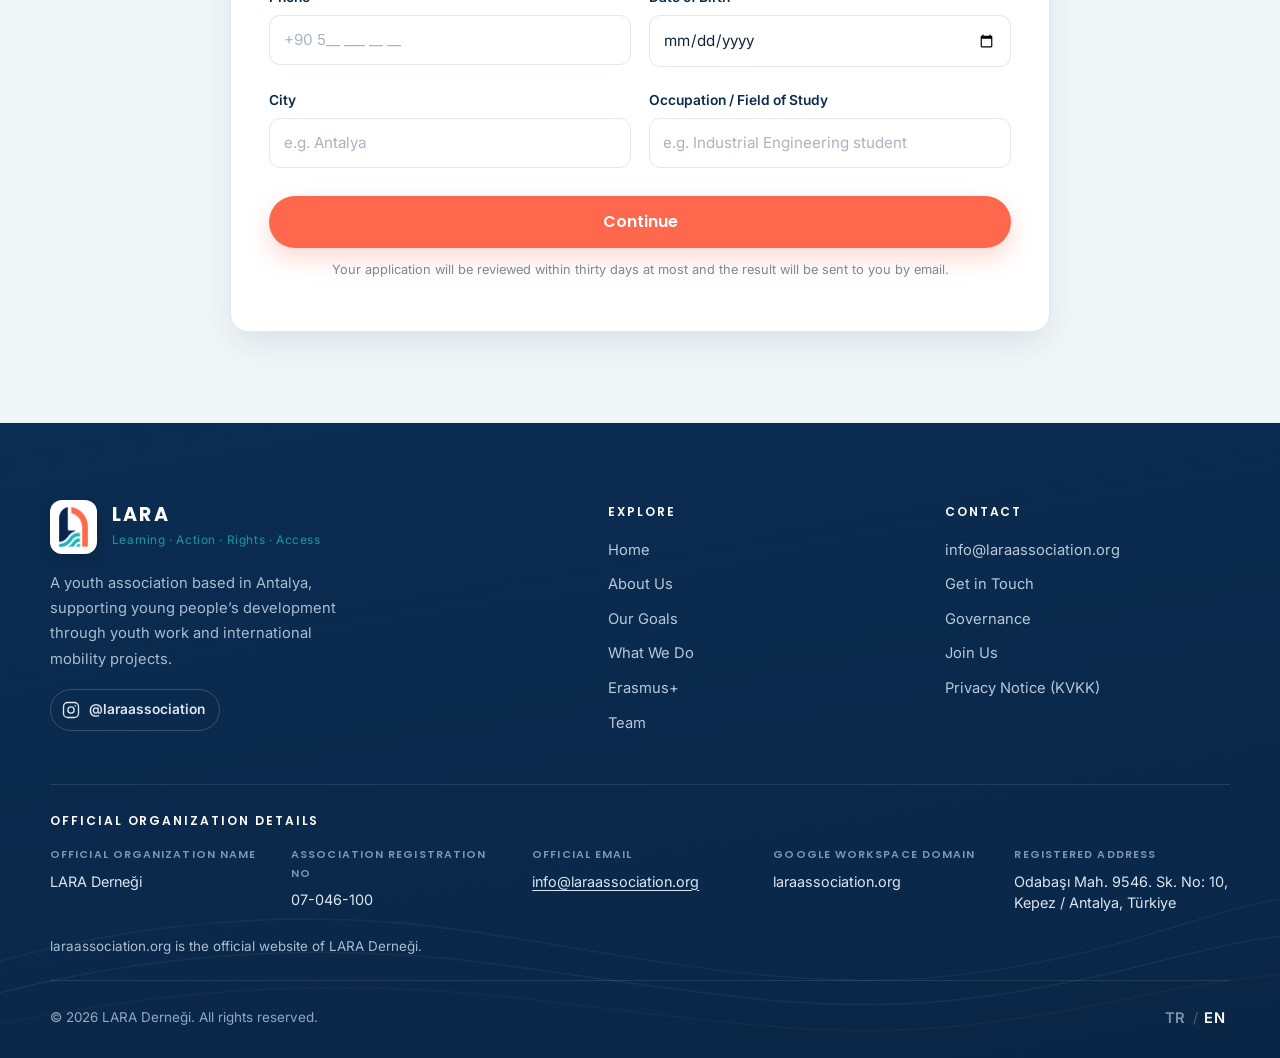
<file: uye-ol/index.html>
<!DOCTYPE html>
<html lang="tr" data-lang="tr">
<head>
<!-- Google tag (gtag.js) -->
<script async src="https://www.googletagmanager.com/gtag/js?id=G-RKP970V3Z3"></script>
<script>
  window.dataLayer = window.dataLayer || [];
  function gtag(){dataLayer.push(arguments);}
  gtag('js', new Date());

  gtag('config', 'G-RKP970V3Z3');
</script>
<script>
  /* JS var + dil tercihi erkenden: İngilizce görecek ziyaretçiye önce Türkçe metin çizilmez (kayma olmaz).
     main.js çeviriyi uygulayınca sınıfı kaldırır; bir sorun olursa 2,5 sn sonra sayfa yine görünür. */
  (function (d) {
    d.classList.add('js');
    try {
      var s = localStorage.getItem('lara-lang');
      var en = s ? s === 'en' : (navigator.language || '').slice(0, 2).toLowerCase() !== 'tr';
      if (en) { d.classList.add('lang-pending'); setTimeout(function () { d.classList.remove('lang-pending'); }, 2500); }
    } catch (e) {}
  })(document.documentElement);
</script>
<meta charset="utf-8">
<meta name="viewport" content="width=device-width, initial-scale=1">
<title>Üye Ol — LARA Derneği</title>
<meta name="description" data-i18n-meta="meta.descJoin" content="LARA Derneği üyelik koşulları, başvuru adımları ve üyelik başvuru formu.">
<meta name="theme-color" content="#0F2B4C">
<link rel="icon" href="/assets/img/favicon-48.png" type="image/png" sizes="48x48">
<link rel="icon" href="/assets/img/favicon.png" type="image/png" sizes="512x512">
<link rel="apple-touch-icon" href="/assets/img/apple-touch-icon.png">
<meta property="og:type" content="website">
<meta property="og:title" content="Üye Ol — LARA Derneği">
<meta property="og:description" content="LARA Derneği üyelik koşulları, başvuru adımları ve üyelik başvuru formu.">
<link rel="canonical" href="https://laraassociation.org/uye-ol/">
<meta property="og:url" content="https://laraassociation.org/uye-ol/">
<meta property="og:site_name" content="LARA Derneği">
<meta property="og:image" content="https://laraassociation.org/assets/img/og-image.png">
<meta property="og:image:width" content="1200">
<meta property="og:image:height" content="630">
<meta name="twitter:card" content="summary_large_image">
<meta property="og:locale" content="tr_TR">
<script type="application/ld+json">
{
  "@context": "https://schema.org",
  "@type": "NGO",
  "name": "LARA Derneği",
  "alternateName": "LARA Association",
  "url": "https://laraassociation.org/",
  "logo": "https://laraassociation.org/assets/img/logo-mark.png",
  "image": "https://laraassociation.org/assets/img/og-image.png",
  "email": "info@laraassociation.org",
  "foundingDate": "2026-09",
  "address": {
    "@type": "PostalAddress",
    "streetAddress": "Odabaşı Mah. 9546. Sk. No: 10",
    "addressLocality": "Kepez",
    "addressRegion": "Antalya",
    "addressCountry": "TR"
  },
  "contactPoint": {
    "@type": "ContactPoint",
    "email": "info@laraassociation.org",
    "contactType": "general enquiries",
    "availableLanguage": ["tr", "en"]
  },
  "sameAs": ["https://www.instagram.com/laraassociation/"],
  "identifier": "07-046-100",
  "areaServed": "Worldwide",
  "knowsLanguage": ["tr", "en"]
}
</script>
<link rel="preconnect" href="https://fonts.googleapis.com">
<link rel="preconnect" href="https://fonts.gstatic.com" crossorigin>
<link rel="preload" as="style" href="https://fonts.googleapis.com/css2?family=Poppins:wght@600;700&family=Inter:wght@400;500;600&display=swap" onload="this.onload=null;this.rel='stylesheet'">
<noscript><link rel="stylesheet" href="https://fonts.googleapis.com/css2?family=Poppins:wght@600;700&family=Inter:wght@400;500;600&display=swap"></noscript>
<link rel="stylesheet" href="/assets/css/style.css?v=37">
</head>
<body data-title-key="meta.titleJoin">

<a class="skip-link" href="#icerik" data-i18n="a11y.skip">İçeriğe geç</a>

<header class="site-header" id="siteHeader">
  <div class="container header-inner">
    <a class="brand" href="/" aria-label="LARA">
      <picture><source type="image/webp" srcset="/assets/img/logo-mark-120.webp"><img class="brand-mark" src="/assets/img/logo-mark.png" alt="" width="338" height="458" decoding="async"></picture>
      <span class="brand-text">
        <span class="brand-name">LARA <span class="brand-legal">Derneği</span></span>
        <span class="brand-tagline" lang="en">
          <span class="c-navy">Learning</span> <span class="dot">•</span>
          <span class="c-teal">Action</span> <span class="dot">•</span>
          <span class="c-navy">Rights</span> <span class="dot">•</span>
          <span class="c-orange">Access</span>
        </span>
      </span>
    </a>

    <nav class="primary-nav" id="primaryNav" aria-label="LARA">
      <ul>
        <li><a href="/" data-i18n="nav.home">Anasayfa</a></li>
        <li><a href="/hakkimizda/" data-i18n="nav.about">Biz Kimiz</a></li>
        <li><a href="/ne-yapiyoruz/" data-i18n="nav.what">Ne Yapıyoruz</a></li>
        <li><a href="/erasmus/" data-i18n="nav.erasmus">Erasmus+</a></li>
        <li><a href="/ekip/" data-i18n="nav.team">Ekip</a></li>
        <li><a href="/kurumsal/" data-i18n="nav.corporate">Kurumsal</a></li>
        <li><a href="/iletisim/" data-i18n="nav.contact">İletişim</a></li>
        <li class="nav-cta"><a class="btn btn-primary btn-sm" href="/uye-ol/" data-i18n="nav.join">Üye Ol</a></li>
      </ul>
    </nav>

    <div class="header-actions">
      <div class="lang-switch" role="group" data-i18n-aria="a11y.lang" aria-label="Dil seçimi">
        <button type="button" class="lang-btn is-active" data-set-lang="tr">TR</button>
        <span class="lang-sep" aria-hidden="true">/</span>
        <button type="button" class="lang-btn" data-set-lang="en">EN</button>
      </div>
      <button class="nav-toggle" id="navToggle" aria-expanded="false" aria-controls="primaryNav" data-i18n-aria="a11y.menu" aria-label="Menüyü aç">
        <span></span><span></span><span></span>
      </button>
    </div>
  </div>
</header>

<main>

<section class="page-hero" id="icerik">
  <div class="container">
    <p class="section-eyebrow" data-i18n="join.eyebrow">Katıl</p>
    <h1 class="page-title" data-i18n="join.title2">LARA'ya Üye Ol</h1>
    <p class="page-intro" data-i18n="join.pageIntro">Yurt dışında bir projede yer almak, yeni insanlar tanımak ya da bir fikri hayata geçirmek istiyorsan doğru yerdesin. Deneyim şartı, CV ve mülakat yok.</p>
  </div>
</section>

<section class="section join" id="uyelik">
  <div class="container">
    <div class="join-grid">
      <div class="join-copy">

        <ol class="steps">
          <li><span class="step-num">1</span><div><strong data-i18n="join.s1t">Başvurunu İlet</strong><p data-i18n="join.s1d">Dernek başkanlığına yazılı olarak üyelik başvurusu yapılır.</p></div></li>
          <li><span class="step-num">2</span><div><strong data-i18n="join.s2t">Yönetim Kurulu Değerlendirir</strong><p data-i18n="join.s2d">Başvuru en çok otuz gün içinde kabul veya ret şeklinde karara bağlanır.</p></div></li>
          <li><span class="step-num">3</span><div><strong data-i18n="join.s3t">Sonuç Bildirilir</strong><p data-i18n="join.s3d">Karar yazıyla başvuru sahibine iletilir; kabul edilen üye kayıt defterine işlenir.</p></div></li>
        </ol>
      </div>

      <aside class="join-card">
        <h3 data-i18n="join.feeTitle">Üyelik Ödentileri</h3>
        <div class="fee">
          <span class="fee-label" data-i18n="join.fee1t">Giriş Ödentisi</span>
          <span class="fee-note" data-i18n="join.fee1d">Üyeliğe kabul edildiğinde bir kez alınır</span>
        </div>
        <div class="fee">
          <span class="fee-label" data-i18n="join.fee2t">Aylık Aidat</span>
          <span class="fee-note" data-i18n="join.fee2d">Her ay düzenli olarak alınır</span>
        </div>
        <p class="fee-fine" data-i18n="join.feeNote">Güncel tutarları başvurunda seninle paylaşırız.</p>

        <h4 data-i18n="join.condTitle">Kimler Üye Olabilir?</h4>
        <ul class="check-list">
          <li data-i18n="join.cond1">18 yaşından büyük olan herkes</li>
          <li data-i18n="join.cond2">Derneğin amacını ve ilkelerini benimseyenler</li>
          <li data-i18n="join.cond3">Gençlik çalışmalarına ilgi duyanlar</li>
          <li data-i18n="join.cond4">Projelerde gönüllü olarak yer almak isteyenler</li>
        </ul>

        <a class="btn btn-primary btn-block" href="#basvuru-formu" data-i18n="join.ctaForm">Başvuru Formuna Git</a>
        <p class="fee-fine center" data-i18n="join.ctaNote">Sorularını iletişim bölümündeki kanallardan sorabilirsin.</p>
      </aside>
    </div>
  </div>
</section>

<section class="section section-alt" id="basvuru-formu">
  <div class="container container-narrow">
    <div class="form-panel">

    <div id="joinFormWrap">
      <h3 id="joinFormTitle" data-i18n="form.title">Üyelik Başvuru Formu</h3>
      <p class="form-intro" data-i18n="form.intro">Aşağıdaki bilgileri doldur, başvurun yönetim kuruluna iletilsin. Yıldızlı (*) alanlar zorunludur.</p>

      <ol class="form-progress" data-i18n-aria="form.progress" aria-label="Başvuru adımları">
        <li class="is-current" aria-current="step"><span class="fp-num" aria-hidden="true">1</span><span class="fp-label" data-i18n="form.sec1">Kişisel Bilgiler</span></li>
        <li><span class="fp-num" aria-hidden="true">2</span><span class="fp-label" data-i18n="form.sec2">Deneyim ve İlgi Alanları</span></li>
        <li><span class="fp-num" aria-hidden="true">3</span><span class="fp-label" data-i18n="form.step3">Onay ve Gönderim</span></li>
      </ol>
      <p class="sr-only" id="formStepLive" aria-live="polite"></p>

      <form id="joinForm" novalidate>
        <div class="form-step" data-form-step="1" tabindex="-1">
        <p class="form-legend" data-i18n="form.sec1">Kişisel Bilgiler</p>
        <div class="form-grid">
          <label class="field">
            <span><i data-i18n="form.name">Ad Soyad</i> <b>*</b></span>
            <input type="text" name="Ad Soyad" autocomplete="name" required>
            <em class="field-error"></em>
          </label>
          <label class="field">
            <span><i data-i18n="form.email">E-posta</i> <b>*</b></span>
            <input type="email" name="E-posta" autocomplete="email" required>
            <em class="field-error"></em>
          </label>
          <label class="field">
            <span><i data-i18n="form.phone">Telefon</i> <b>*</b></span>
            <input type="tel" name="Telefon" autocomplete="tel" placeholder="+90 5__ ___ __ __" required>
            <em class="field-error"></em>
          </label>
          <label class="field">
            <span><i data-i18n="form.birth">Doğum Tarihi</i> <b>*</b></span>
            <input type="date" name="Doğum Tarihi" required>
            <em class="field-error"></em>
          </label>
          <label class="field">
            <span data-i18n="form.city">Şehir</span>
            <input type="text" name="Şehir" data-i18n-ph="form.cityPh" placeholder="Örn: Antalya">
            <em class="field-error"></em>
          </label>
          <label class="field">
            <span data-i18n="form.job">Meslek / Bölüm</span>
            <input type="text" name="Meslek / Bölüm" data-i18n-ph="form.jobPh" placeholder="Örn: Endüstri Mühendisliği öğrencisi">
            <em class="field-error"></em>
          </label>
        </div>

        </div>

        <div class="form-step" data-form-step="2" tabindex="-1" hidden>
        <p class="form-legend" data-i18n="form.sec2">Deneyim ve İlgi Alanları</p>
        <div class="form-grid">
          <label class="field">
            <span data-i18n="form.langs">Bildiğin Yabancı Diller</span>
            <input type="text" name="Yabancı Diller" data-i18n-ph="form.langsPh" placeholder="Örn: İngilizce (B2), Almanca (A2)">
            <em class="field-error"></em>
          </label>
          <label class="field">
            <span data-i18n="form.exp">Daha önce Erasmus+ veya gençlik projesine katıldın mı?</span>
            <select name="Proje Deneyimi">
              <option value="" data-i18n="form.exp0">Seçiniz</option>
              <option data-i18n="form.exp1">Evet, katıldım</option>
              <option data-i18n="form.exp2">Hayır, ilk kez katılacağım</option>
            </select>
            <em class="field-error"></em>
          </label>
        </div>

        <fieldset class="field-group">
          <legend data-i18n="form.interests">Hangi alanlarda yer almak istersin?</legend>
          <div class="chk-grid">
            <label class="chk"><input type="checkbox" name="ilgi" value="Uluslararası projeler ve hareketlilik"><span data-i18n="form.i1">Uluslararası projeler ve hareketlilik</span></label>
            <label class="chk"><input type="checkbox" name="ilgi" value="Eğitim çalışmaları ve atölyeler"><span data-i18n="form.i2">Eğitim çalışmaları ve atölyeler</span></label>
            <label class="chk"><input type="checkbox" name="ilgi" value="Sosyal ve kültürel etkinlikler"><span data-i18n="form.i3">Sosyal ve kültürel etkinlikler</span></label>
            <label class="chk"><input type="checkbox" name="ilgi" value="Gönüllülük ve dayanışma"><span data-i18n="form.i4">Gönüllülük ve dayanışma</span></label>
            <label class="chk"><input type="checkbox" name="ilgi" value="İletişim, tasarım ve sosyal medya"><span data-i18n="form.i5">İletişim, tasarım ve sosyal medya</span></label>
            <label class="chk"><input type="checkbox" name="ilgi" value="Proje yazımı ve hibe başvuruları"><span data-i18n="form.i6">Proje yazımı ve hibe başvuruları</span></label>
          </div>
        </fieldset>

        <label class="field">
          <span data-i18n="form.motivation">Neden LARA'ya katılmak istiyorsun?</span>
          <textarea name="Motivasyon" rows="4" data-i18n-ph="form.motivationPh" placeholder="Kendinden kısaca bahset; beklentilerin ve katkı sunmak istediğin alanlar neler?"></textarea>
          <em class="field-error"></em>
        </label>

        </div>

        <div class="form-step" data-form-step="3" tabindex="-1" hidden>
        <p class="form-legend" data-i18n="form.sec3">Onaylar</p>
        <label class="chk chk-consent">
          <input type="checkbox" id="chkPrinciples" required>
          <span data-i18n="form.principles">18 yaşından büyüğüm; derneğin amacını ve temel ilkelerini benimsiyorum.</span>
        </label>
        <label class="chk chk-consent">
          <input type="checkbox" id="chkKvkk" required>
          <span data-i18n="form.kvkk">Başvurumda paylaştığım kişisel verilerin, üyelik işlemlerinin yürütülmesi amacıyla LARA Derneği tarafından işlenmesini kabul ediyorum.</span>
        </label>
        <em class="field-error" id="consentError"></em>

        <!-- spam tuzağı: insanlar görmez, botlar doldurur -->
        <input type="text" name="website" tabindex="-1" autocomplete="off" aria-hidden="true" class="honey">

        <!-- Cloudflare Turnstile — form-config.js'de site anahtarı tanımlanınca görünür olur -->
        <div class="turnstile-box" id="turnstileBox" hidden></div>
        </div>

        <div class="form-status" id="formStatus" role="status" aria-live="polite"></div>

        <div class="form-nav">
          <button type="button" class="btn btn-ghost form-back" data-form-back data-i18n="form.back" hidden>Geri</button>
          <button type="button" class="btn btn-primary form-next" data-form-next data-i18n="form.next">Devam Et</button>
          <button type="submit" class="btn btn-primary btn-block" id="joinSubmit" data-i18n="form.submit" hidden>Üyelik Bilgilerini Gönder</button>
        </div>
        <p class="fee-fine center" data-i18n="form.note">Başvurun en geç otuz gün içinde değerlendirilir ve sonuç sana e-posta ile bildirilir.</p>
      </form>
    </div>

    <div id="joinSuccess" hidden class="form-success">
      <div class="success-mark" aria-hidden="true">
        <svg viewBox="0 0 24 24" fill="none" stroke="currentColor" stroke-width="2.2" stroke-linecap="round" stroke-linejoin="round"><path d="M20 6L9 17l-5-5" pathLength="1"/></svg>
      </div>
      <h3 data-i18n="form.okTitle">Başvurun bize ulaştı</h3>
      <p data-i18n="form.okBody">Teşekkürler! Yönetim kurulu başvurunu en geç otuz gün içinde değerlendirecek ve sonucu e-posta ile ileteceğiz.</p>
      <a class="btn btn-primary" href="/" data-i18n="form.okHome">Anasayfaya Dön</a>
    </div>
    </div>
  </div>
</section>

</main>

<footer class="site-footer">
  <svg class="footer-waves" viewBox="0 0 1440 320" preserveAspectRatio="none" aria-hidden="true" focusable="false">
    <path d="M0 210C180 160 360 150 540 178s360 70 540 48 270-72 360-86"/>
    <path d="M0 246C200 196 380 190 560 214s350 60 520 40 260-60 360-72"/>
    <path d="M0 282C220 236 400 232 580 252s340 50 500 32 250-50 360-58"/>
  </svg>
  <div class="container">
    <div class="footer-grid">
      <div class="footer-col footer-about">
        <a class="footer-brand" href="/" aria-label="LARA">
          <picture>
            <source type="image/webp" srcset="/assets/img/logo-mark-120.webp">
            <img src="/assets/img/logo-mark.png" alt="" width="338" height="458" loading="lazy" decoding="async">
          </picture>
          <span>
            <span class="footer-name">LARA</span>
            <span class="footer-tagline" lang="en">Learning · Action · Rights · Access</span>
          </span>
        </a>
        <p class="footer-desc" data-i18n="footer.about">Antalya merkezli bir gençlik derneği olarak gençlik çalışmaları ve uluslararası hareketlilik projeleriyle gençlerin gelişimini destekliyoruz.</p>
        <ul class="footer-social">
          <li><a href="https://www.instagram.com/laraassociation/" target="_blank" rel="noopener noreferrer" data-i18n-aria="social.ig" aria-label="LARA Derneği Instagram hesabı"><svg viewBox="0 0 24 24" fill="none" stroke="currentColor" stroke-width="1.8" aria-hidden="true" focusable="false"><rect x="2" y="2" width="20" height="20" rx="5.5"/><circle cx="12" cy="12" r="4.2"/><circle cx="17.6" cy="6.4" r="1.1" fill="currentColor" stroke="none"/></svg><span>@laraassociation</span></a></li>
        </ul>
      </div>

      <nav class="footer-col" aria-labelledby="footerExplore">
        <h2 class="footer-title" id="footerExplore" data-i18n="footer.explore">Keşfet</h2>
        <ul class="footer-links">
          <li><a href="/" data-i18n="nav.home">Anasayfa</a></li>
          <li><a href="/hakkimizda/" data-i18n="nav.about">Biz Kimiz</a></li>
          <li><a href="/hakkimizda/#amaclarimiz" data-i18n="nav.goals">Amaçlarımız</a></li>
          <li><a href="/ne-yapiyoruz/" data-i18n="nav.what">Ne Yapıyoruz</a></li>
          <li><a href="/erasmus/" data-i18n="nav.erasmus">Erasmus+</a></li>
          <li><a href="/ekip/" data-i18n="nav.team">Ekip</a></li>
        </ul>
      </nav>


      <div class="footer-col">
        <h2 class="footer-title" data-i18n="nav.contact">İletişim</h2>
        <ul class="footer-links">
          <li><a href="mailto:info@laraassociation.org">info@laraassociation.org</a></li>
          <li><a href="/iletisim/" data-i18n="contact.title">Bize Ulaş</a></li>
          <li><a href="/kurumsal/" data-i18n="nav.corporate">Kurumsal</a></li>
          <li><a href="/uye-ol/" data-i18n="nav.join">Üye Ol</a></li>
          <li><a href="/kvkk/" data-i18n="footer.kvkk">KVKK Aydınlatma Metni</a></li>
        </ul>
      </div>
    </div>


    <section class="footer-official" aria-labelledby="footerOfficial">
      <h2 class="footer-title" id="footerOfficial" data-i18n="footer.officialTitle">Resmî Kurum Bilgileri</h2>
      <dl class="footer-official-list">
        <div><dt data-i18n="footer.fName">Resmî Kurum Adı</dt><dd>LARA Derneği</dd></div>
        <div><dt data-i18n="footer.fReg">Dernek Kütük No</dt><dd>07-046-100</dd></div>
        <div><dt data-i18n="footer.fAdmin">Kurumsal E-posta</dt><dd><a href="mailto:info@laraassociation.org">info@laraassociation.org</a></dd></div>
        <div><dt data-i18n="footer.fDomain">Google Workspace Domain</dt><dd>laraassociation.org</dd></div>
        <div><dt data-i18n="footer.fAddr">Merkez Adresi</dt><dd data-i18n="contact.v2">Odabaşı Mah. 9546. Sk. No: 10, Kepez / Antalya, Türkiye</dd></div>
      </dl>
      <p class="footer-official-note" data-i18n="footer.official">laraassociation.org, LARA Derneği'nin resmî internet sitesidir.</p>
    </section>

    <div class="footer-bottom">
      <p class="footer-copy">© <span id="year">2026</span> <span data-i18n="footer.rights">LARA Derneği. Tüm hakları saklıdır.</span></p>
      <div class="lang-switch footer-lang" role="group" data-i18n-aria="a11y.lang" aria-label="Dil seçimi">
        <button type="button" class="lang-btn is-active" data-set-lang="tr">TR</button>
        <span class="lang-sep" aria-hidden="true">/</span>
        <button type="button" class="lang-btn" data-set-lang="en">EN</button>
      </div>
    </div>
  </div>
</footer>

<a class="to-top" href="#icerik" id="toTop" data-i18n-aria="a11y.top" aria-label="Yukarı çık">↑</a>

<script src="/assets/js/form-config.js?v=25" defer></script>
<script src="/assets/js/i18n.js?v=36" defer></script>
<script src="/assets/js/i18n-pages.js?v=8" defer></script>
<script src="/assets/js/analytics.js?v=25" defer></script>
<script src="/assets/js/main.js?v=34" defer></script>
</body>
</html>
</file>
<file: assets/css/style.css>
/* =========================================================
   LARA Derneği — kurumsal stil
   Marka: lacivert #0B2D52 · teal #159A9C · mercan #FF684D
   Zeminler: mavi-gri #F1F6F8 · açık teal #E7F5F3 · sıcak beyaz #FFF8F3
   ========================================================= */

:root{
  --navy:#0B2D52;
  --navy-800:#123A66;
  --navy-600:#24558A;
  --teal:#159A9C;
  --teal-dark:#117F81;
  --teal-soft:#E7F5F3;
  --orange:#FF684D;
  --orange-dark:#F0512F;
  --orange-soft:#FFEEE9;

  --bg-mist:#F1F6F8;
  --bg-tealwash:#E7F5F3;
  --bg-warm:#FFF8F3;

  --ink:#10233B;
  --body:#44546A;
  --muted:#7A8898;
  --line:#E1E9EF;
  --bg:#FFFFFF;
  --bg-alt:var(--bg-mist);

  --radius:18px;
  --radius-sm:12px;
  --shadow-sm:0 2px 8px rgba(11,45,82,.06);
  --shadow:0 12px 32px rgba(11,45,82,.09);
  --shadow-lg:0 24px 60px rgba(11,45,82,.16);

  --container:1180px;
  --header-h:84px;
  --header-h-compact:68px;
  --nav-px:clamp(.42rem,.72vw,.8rem);
  --hdr-gap:clamp(.85rem,1.4vw,1.5rem);

  /* hareket sistemi — tüm geçişler aynı eğri ve süre ailesini kullanır */
  --ease:cubic-bezier(.2,.7,.2,1);
  --t-fast:.18s;
  --t-ui:.32s;
  --t-reveal:.7s;

  --font-head:'Poppins','Montserrat','Trebuchet MS',system-ui,sans-serif;
  --font-body:'Inter',system-ui,-apple-system,'Segoe UI',Roboto,sans-serif;
}

*,*::before,*::after{box-sizing:border-box}
.lang-pending body{opacity:0}
.brand picture,.hero-mark picture{display:contents}
[hidden]{display:none !important}
html{scroll-behavior:smooth;scroll-padding-top:calc(var(--header-h-compact) + 16px);-webkit-text-size-adjust:100%}
body{
  margin:0;font-family:var(--font-body);color:var(--body);
  background:var(--bg);line-height:1.7;font-size:16.5px;
  -webkit-font-smoothing:antialiased;overflow-x:hidden;
}
img,svg{max-width:100%;display:block}
a{color:var(--teal-dark);text-decoration:none}
a:hover{color:var(--orange)}
h1,h2,h3,h4{font-family:var(--font-head);color:var(--navy);line-height:1.2;margin:0 0 .5em;font-weight:600;text-wrap:balance}
h3,h4{letter-spacing:-.01em}
p,li,dd,blockquote{text-wrap:pretty}
p{margin:0 0 1em}
ul,ol{margin:0;padding:0;list-style:none}

.container{width:min(100% - 2.5rem,var(--container));margin-inline:auto}

.skip-link{position:absolute;left:-9999px;top:0;background:var(--navy);color:#fff;padding:.7rem 1.2rem;z-index:200;border-radius:0 0 8px 0}
.skip-link:focus{left:0}
/* seçim ve klavye odağı — marka tonunda, okunaklı */
::selection{background:rgba(21,154,156,.22);color:var(--ink)}
.join ::selection,.site-footer ::selection,.notice ::selection{background:rgba(21,154,156,.62);color:#fff}
:focus-visible{outline:2.5px solid var(--teal);outline-offset:3px}
a:not(.btn):focus-visible,.lang-btn:focus-visible,.person-more:focus-visible,.nav-toggle:focus-visible{border-radius:8px}
.join :focus-visible,.site-footer :focus-visible,.notice :focus-visible{outline-color:#6FD3D1}

/* metin bağlantıları: soldan sağa çizilen ince alt çizgi */
main p a:not(.btn),.notice a,.info-list a,.contact-links a,.footer-links a,.read-more a,.verify-note a{
  background-image:linear-gradient(currentColor,currentColor);background-repeat:no-repeat;
  background-position:0 100%;background-size:0% 1px;padding-bottom:1px;
  transition:background-size var(--t-ui) var(--ease),color var(--t-fast) ease;
}
main p a:not(.btn):hover,.notice a:hover,.info-list a:hover,.contact-links a:hover,.footer-links a:hover,.read-more a:hover,.verify-note a:hover{background-size:100% 1px}

.c-navy{color:var(--navy)} .c-teal{color:var(--teal)} .c-orange{color:var(--orange)}
.sr-only{position:absolute !important;width:1px;height:1px;padding:0;margin:-1px;overflow:hidden;clip:rect(0 0 0 0);white-space:nowrap;border:0}

/* ---------- HEADER ---------- */
/* Sayfanın en üstünde hero zeminine karışır; kaydırınca kompakt, yarı saydam (buzlu cam) bir çubuğa döner.
   Sabit (fixed) konumlu olduğu için yüksekliği değişince sayfa içeriği kaymaz. */
.site-header{
  --hdr:var(--header-h);
  position:fixed;top:0;left:0;right:0;z-index:100;background:rgba(255,255,255,0);
  border-bottom:1px solid transparent;
  transition:background-color var(--t-ui) var(--ease),box-shadow var(--t-ui) var(--ease),border-color var(--t-ui) var(--ease);
}
.site-header.scrolled{
  --hdr:var(--header-h-compact);
  background:rgba(255,255,255,.74);border-bottom-color:rgba(11,45,82,.07);
  -webkit-backdrop-filter:saturate(170%) blur(16px);backdrop-filter:saturate(170%) blur(16px);
  box-shadow:0 10px 30px -18px rgba(11,45,82,.22);
}
@supports not ((-webkit-backdrop-filter:blur(1px)) or (backdrop-filter:blur(1px))){
  .site-header.scrolled{background:rgba(255,255,255,.96)}
}
.site-header:has(.primary-nav.open){
  background:rgba(255,255,255,.97);border-bottom-color:var(--line);
  box-shadow:0 8px 24px rgba(11,45,82,.05);
}
.header-inner{
  display:grid;grid-template-columns:auto minmax(0,1fr) auto;align-items:center;column-gap:var(--hdr-gap);
  min-height:var(--hdr);transition:min-height var(--t-ui) var(--ease);
}

.brand{grid-column:1;display:flex;align-items:center;gap:.75rem;color:var(--navy);flex:none}
.brand:hover{color:var(--navy)}
.brand-mark{height:44px;width:auto;transform-origin:left center;transition:transform var(--t-ui) var(--ease)}
.site-header.scrolled .brand-mark{transform:scale(.86)}
.brand-text{display:flex;flex-direction:column;line-height:1}
.brand-name{font-family:var(--font-head);font-weight:700;font-size:1.5rem;letter-spacing:.16em;color:var(--navy)}
.brand-tagline{font-size:.7rem;letter-spacing:.015em;font-weight:600;margin-top:.38rem;white-space:nowrap}
.brand-legal{font-size:.62em;font-weight:600;letter-spacing:.05em;opacity:.82}
.brand-tagline .dot{color:var(--orange);opacity:.85;margin:0 .1rem}

.primary-nav{grid-column:2;justify-self:end}
.primary-nav ul{display:flex;align-items:center;gap:0}
.primary-nav a{
  display:block;padding:.55rem var(--nav-px);color:var(--navy);white-space:nowrap;
  font-weight:500;font-size:.93rem;letter-spacing:-.005em;position:relative;
  transition:color var(--t-fast) ease;
}
.primary-nav a::after{
  content:"";position:absolute;left:var(--nav-px);right:var(--nav-px);bottom:.1rem;height:2px;
  background:var(--teal);border-radius:2px;transform:scaleX(0);transform-origin:left;
  transition:transform var(--t-ui) var(--ease);
}
.primary-nav a:hover{color:var(--teal-dark)}
.primary-nav a:hover::after{transform:scaleX(1)}
.primary-nav a.active{color:var(--teal-dark)}
.primary-nav a.active::after{transform:scaleX(1)}
.nav-cta{margin-left:var(--hdr-gap)}
.primary-nav .nav-cta a{
  color:#fff;background:var(--orange);padding:.72rem 1.45rem;border-radius:999px;
  font-family:var(--font-head);font-weight:600;font-size:.93rem;
  box-shadow:0 8px 20px rgba(255,104,77,.26);
  transition:transform var(--t-ui) var(--ease),box-shadow var(--t-ui) var(--ease),background-color var(--t-fast) ease;
}
.primary-nav .nav-cta a::after{display:none}
.primary-nav .nav-cta a:hover{background:var(--orange-dark);color:#fff;transform:translateY(-1px);box-shadow:0 12px 26px rgba(255,104,77,.32)}

/* Dil değişince etiket genişliği sabit kalsın: bağlantı iki dildeki en uzun etiket kadar yer ayırır.
   Etiketler main.js'in eklediği data-w-tr / data-w-en özelliklerinden gelir; görünmez ve yüksekliksizdir. */
.i18n-stable{display:block !important;text-align:center}
.i18n-stable::before{
  content:attr(data-w-tr) "\A" attr(data-w-en);
  content:attr(data-w-tr) "\A" attr(data-w-en) / "";
  display:block;white-space:pre;height:0;overflow:hidden;visibility:hidden;pointer-events:none;
}

.header-actions{grid-column:3;display:flex;align-items:center;gap:.6rem;flex:none}

.lang-switch{
  position:relative;display:flex;align-items:center;gap:.1rem;
  padding-left:var(--hdr-gap);
}
.lang-switch::before{
  content:"";position:absolute;left:0;top:50%;width:1px;height:20px;transform:translateY(-50%);
  background:rgba(11,45,82,.12);
}
.lang-btn{
  border:0;background:none;cursor:pointer;padding:.35rem .3rem;min-width:2.1em;text-align:center;
  font-family:var(--font-body);font-size:.92rem;font-weight:600;letter-spacing:.02em;
  color:var(--muted);transition:color var(--t-fast) ease;
}
.lang-btn:hover{color:var(--navy)}
.lang-btn.is-active{color:var(--navy)}
.lang-sep{color:#B5C1CD;font-size:.9rem}

.nav-toggle{
  display:none;flex-direction:column;justify-content:center;gap:5px;
  width:44px;height:44px;padding:0 11px;border:1px solid var(--line);border-radius:12px;
  background:#fff;cursor:pointer;
}
.nav-toggle span{display:block;height:2px;background:var(--navy);border-radius:2px;transition:transform .25s,opacity .2s}
.nav-toggle[aria-expanded="true"] span:nth-child(1){transform:translateY(7px) rotate(45deg)}
.nav-toggle[aria-expanded="true"] span:nth-child(2){opacity:0}
.nav-toggle[aria-expanded="true"] span:nth-child(3){transform:translateY(-7px) rotate(-45deg)}

/* ---------- BUTONLAR ---------- */
.btn{
  display:inline-flex;align-items:center;justify-content:center;gap:.5rem;
  padding:.95rem 1.9rem;border-radius:999px;font-family:var(--font-head);
  font-weight:600;font-size:1rem;line-height:1.2;cursor:pointer;border:1.5px solid transparent;
  transition:transform var(--t-ui) var(--ease),box-shadow var(--t-ui) var(--ease),background-color var(--t-fast) ease,border-color var(--t-fast) ease,color var(--t-fast) ease;
}
.btn-sm{padding:.6rem 1.2rem;font-size:.9rem}
.btn-primary{background:var(--orange);color:#fff;box-shadow:0 10px 24px rgba(255,104,77,.26)}
.btn-primary:hover{background:var(--orange-dark);color:#fff;transform:translateY(-2px);box-shadow:0 14px 30px rgba(255,104,77,.32)}
.btn-primary:active{transform:translateY(0);box-shadow:0 6px 16px rgba(255,104,77,.26)}
.btn-ghost{
  background:rgba(231,245,243,.85);border-color:#C4E2DE;color:var(--navy);
  box-shadow:0 4px 14px rgba(21,154,156,.06);
}
.btn-ghost:hover{
  background:#DDF0ED;border-color:var(--teal);color:var(--navy);
  transform:translateY(-2px);box-shadow:0 10px 24px rgba(21,154,156,.14);
}
.btn-block{display:flex;width:100%}

/* ---------- HERO ---------- */
.hero{
  position:relative;overflow:hidden;color:var(--body);
  padding:calc(var(--header-h) + clamp(3rem,7vw,6rem)) 0 clamp(5rem,8vw,7rem);
  background:var(--bg-mist);
}
.hero-bg{position:absolute;inset:0;z-index:0;pointer-events:none;
  background:linear-gradient(180deg,#F4F8FB 0%,var(--bg-mist) 55%,#EEF4F7 100%);
}
.hero-field{
  position:absolute;top:0;right:0;height:100%;width:min(60vw,1120px);
}
.hero-field .f-teal{fill:#DFF1EF}
.hero-curve{
  position:absolute;z-index:2;left:0;right:0;bottom:-1px;width:100%;height:clamp(34px,5vw,72px);pointer-events:none;
}
.hero-curve path{fill:#fff}

.hero-inner{
  position:relative;z-index:1;display:grid;
  grid-template-columns:minmax(0,1.32fr) minmax(0,.68fr);column-gap:clamp(2rem,4vw,4rem);row-gap:0;
}
/* Logo, alt bilgi satırını değil; başlık + paragraf + butonlar bloğunu ortalasın */
.hero-copy{display:contents}
.hero-kicker{grid-column:1;grid-row:1}
.hero h1{grid-column:1;grid-row:2}
.hero .lead{grid-column:1;grid-row:3}
.hero-actions{grid-column:1;grid-row:4}
.hero-badges{grid-column:1 / -1;grid-row:5}
.hero-visual{grid-column:2;grid-row:1 / 5;align-self:center}

.hero-kicker{
  display:flex;align-items:baseline;flex-wrap:wrap;gap:.35rem .9rem;margin:0 0 1rem;
  font-family:var(--font-head);line-height:1;
}
.hero-kicker > span:first-child{
  font-size:clamp(2.1rem,4vw,3.2rem);font-weight:700;letter-spacing:-.035em;color:var(--orange);
}
.hero-kicker-sub{
  font-size:clamp(.74rem,.9vw,.92rem);font-weight:600;letter-spacing:.16em;text-transform:uppercase;
  color:var(--teal-dark);
}
.hero h1{
  color:var(--navy);font-size:clamp(2.2rem,4.7vw,3.8rem);font-weight:700;
  letter-spacing:-.036em;line-height:1.06;margin-bottom:1.5rem;
}
.hl-teal{color:var(--teal)}
.hl-orange{color:var(--orange)}
.hero .lead{
  font-size:clamp(1.06rem,1.45vw,1.22rem);color:#3E4E63;
  max-width:50ch;margin-bottom:2.4rem;line-height:1.68;
}
.hero-actions{display:flex;flex-wrap:wrap;gap:1rem;margin-bottom:0}

/* güven şeridi: üç eşit sütun, ince ayraçlar, hafif buzlu zemin */
.hero-badges{
  position:relative;z-index:2;
  display:grid;grid-template-columns:repeat(3,minmax(0,1fr));
  margin-top:clamp(3rem,5vw,4.4rem);padding:clamp(.9rem,1.4vw,1.15rem) 0;
  background:rgba(255,255,255,.66);border:1px solid rgba(11,45,82,.08);border-radius:20px;
  -webkit-backdrop-filter:blur(10px) saturate(140%);backdrop-filter:blur(10px) saturate(140%);
  box-shadow:0 1px 2px rgba(11,45,82,.04),0 22px 44px -28px rgba(11,45,82,.24);
}
.hero-badges li{
  position:relative;display:flex;align-items:center;gap:.95rem;min-width:0;
  padding:.35rem clamp(1.1rem,2.2vw,2rem);
}
.hero-badges li + li::before{
  content:"";position:absolute;left:0;top:14%;bottom:14%;width:1px;
  background:linear-gradient(180deg,transparent,rgba(11,45,82,.12) 20%,rgba(11,45,82,.12) 80%,transparent);
  transform-origin:top;
}
.badge-icon{
  flex:none;width:46px;height:46px;border-radius:14px;display:grid;place-items:center;
  background:var(--tint);color:var(--tone);
}
.badge-icon svg{width:22px;height:22px}
.tone-navy{--tone:var(--navy);--tint:#E9F0F9}
.tone-teal{--tone:var(--teal-dark);--tint:var(--teal-soft)}
.tone-orange{--tone:var(--orange-dark);--tint:var(--orange-soft)}
.badge-text{display:flex;flex-direction:column;gap:.12rem;min-width:0}
.hero-badges strong{font-family:var(--font-head);color:var(--navy);font-size:1.02rem;font-weight:600;letter-spacing:-.012em;line-height:1.3}
.badge-sub{color:var(--muted);font-size:.88rem;line-height:1.45}

/* sağ görsel: logo + logonun dalgalarından türeyen katmanlar */
.hero-visual{position:relative;display:flex;justify-content:center;align-items:center}
.hero-mark{position:relative;width:clamp(210px,19vw,300px);aspect-ratio:338/458}
.hero-mark img{position:relative;z-index:1;width:100%;height:auto}

/* ---------- HERO SEMBOLÜ: ilk açılışta bir kez oluşma animasyonu ----------
   Katmanlar orijinal görselin renklerine göre piksel piksel ayrılmış parçalarıdır; son karede
   orijinalle birebir aynıdır. main.js görseller hazır ve sembol ekrandayken "mark-go" ekler,
   bitince "mark-intro" sınıfını kaldırır: katmanlar gizlenir, orijinal görsel görünür.
   Yalnızca transform ve opacity animasyonlanır. */
.hero-mark{
  --mark-shift:22px;
  --mark-navy-dur:.75s;
  --mark-orange-delay:.2s;  --mark-orange-dur:.7s;
  --mark-teal-delay:.42s;   --mark-teal-dur:.7s;
  --mark-settle-delay:.7s;  --mark-settle-dur:.75s;
}
.mark-layers{position:absolute;inset:0;z-index:2;display:none;pointer-events:none;transform-origin:50% 60%}
.hero-mark .mark-part{position:absolute;inset:0;width:100%;height:100%;max-width:none}
.js .mark-intro .mark-layers{display:block}
.js .mark-intro .mark-final,.js .mark-intro .mark-part{opacity:0}
/* JavaScript hiç çalışmazsa sembol yine de 2,5 sn içinde görünür */
.js .mark-intro:not(.mark-armed) .mark-final{animation:markShow .01s linear 2.5s forwards}
@keyframes markShow{to{opacity:1}}

.js .mark-intro.mark-go .mark-navy{animation:markNavy var(--mark-navy-dur) var(--ease) both}
.js .mark-intro.mark-go .mark-orange{animation:markOrange var(--mark-orange-dur) var(--ease) var(--mark-orange-delay) both}
.js .mark-intro.mark-go .mark-teal{animation:markTeal var(--mark-teal-dur) var(--ease) var(--mark-teal-delay) both}
.js .mark-intro.mark-go .mark-layers{animation:markSettle var(--mark-settle-dur) var(--ease) var(--mark-settle-delay) both}

/* 1) lacivert: sol üstten   2) turuncu: sağ üstten   3) turkuaz dalgalar: sol alttan   4) bütün: çok hafif oturma */
@keyframes markNavy{from{opacity:0;transform:translate3d(calc(var(--mark-shift) * -1),calc(var(--mark-shift) * -.7),0)}to{opacity:1;transform:none}}
@keyframes markOrange{from{opacity:0;transform:translate3d(var(--mark-shift),calc(var(--mark-shift) * -1),0)}to{opacity:1;transform:none}}
@keyframes markTeal{from{opacity:0;transform:translate3d(calc(var(--mark-shift) * -.6),var(--mark-shift),0)}to{opacity:1;transform:none}}
@keyframes markSettle{from{transform:scale(1.03)}to{transform:none}}
.hero-cradle{
  position:absolute;z-index:0;left:-66.7%;top:-52.3%;width:416.7%;height:auto;max-width:none;overflow:visible;
}
.hero-cradle .c-sea{fill:#D3E7E8;opacity:.85}
.hero-cradle .c-cream{fill:var(--bg-warm)}
.hero-cradle .c-edge{fill:#CFE3E5}

.br-desk{display:inline}

/* ---------- ALT SAYFA BAŞLIĞI ---------- */
.page-hero{
  position:relative;background:linear-gradient(180deg,#F4F8FB 0%,var(--bg-mist) 100%);
  border-bottom:1px solid #E6EEF2;
  padding:calc(var(--header-h) + clamp(2.2rem,4vw,3.4rem)) 0 clamp(2rem,3.5vw,3rem);
}
.page-title{
  font-size:clamp(2rem,3.4vw + .6rem,3.1rem);color:var(--navy);letter-spacing:-.03em;line-height:1.1;
  margin:0 0 1rem;max-width:22ch;
}
.page-intro{max-width:64ch;font-size:1.06rem;line-height:1.72;margin:0}
.page-hero .hero-actions{margin-top:1.8rem}
.container-narrow{width:min(100% - 2.5rem,820px);margin-inline:auto}
.grid-2{grid-template-columns:repeat(2,minmax(0,1fr))}

/* ---------- KURUMSAL: doğrulama kartı ---------- */
.corp-grid{display:grid;grid-template-columns:minmax(0,1.05fr) minmax(0,.95fr);gap:clamp(1.4rem,2.5vw,2rem);align-items:start}
.corp-grid h2,.contact-card h2{font-size:1.12rem;margin-bottom:1.1rem}
.verify-note{
  margin:1.4rem 0 0;padding-top:1.1rem;border-top:1px solid var(--line);
  font-size:.9rem;line-height:1.65;color:var(--muted);
}
.contact-links .ci-text{font-weight:500;color:var(--navy)}
.verify-card{background:linear-gradient(160deg,#F3FAFA 0%,#F6F9FD 100%);border-color:#D6E6EE}
.verify-badge{
  display:inline-block;font-size:.7rem;font-weight:700;letter-spacing:.14em;text-transform:uppercase;
  color:var(--teal-dark);background:var(--teal-soft);padding:.3rem .7rem;border-radius:999px;margin-bottom:.9rem;
}
.verify-card p{font-size:.96rem;line-height:1.7}
.verify-code{
  display:flex;flex-direction:column;gap:.3rem;margin:1.1rem 0 1.3rem;padding:.9rem 1rem;
  background:#fff;border:1px dashed #C4D8E4;border-radius:12px;
}
.verify-label{font-size:.72rem;font-weight:700;letter-spacing:.12em;text-transform:uppercase;color:var(--muted)}
.verify-code code{font-family:ui-monospace,SFMono-Regular,Menlo,monospace;font-size:.92rem;color:var(--navy);word-break:break-all}
.verify-actions{display:flex;flex-wrap:wrap;gap:.6rem}

/* açık zeminde adım listesi */
.steps.steps-light .step-num{background:#fff;border:1px solid #D2DEE8;color:var(--navy);box-shadow:0 0 0 5px #fff}
.steps.steps-light strong{color:var(--navy);font-size:1.02rem}
.steps.steps-light p{color:var(--body);font-size:.97rem;line-height:1.7}
.steps.steps-light::before{background:linear-gradient(180deg,rgba(21,154,156,.55),rgba(11,45,82,.14) 55%,rgba(255,104,77,.5))}
.section-alt .steps.steps-light .step-num{box-shadow:0 0 0 5px var(--bg-mist)}

/* ---------- ANASAYFA ÜYELİK ÇAĞRISI ---------- */
.home-cta{padding:clamp(2.6rem,4.5vw,3.6rem) 0}
.cta-band{display:grid;grid-template-columns:minmax(0,1.5fr) minmax(0,.7fr);gap:clamp(1.5rem,3vw,3rem);align-items:center}
.cta-band .section-title{margin-bottom:.6rem}
.cta-band .join-lead{margin-bottom:0}
.cta-actions{display:flex;flex-wrap:wrap;gap:.8rem;justify-content:flex-end}

/* ---------- SAYFA İÇİ FORM ---------- */
.form-panel{background:#fff;border:1px solid var(--line);border-radius:var(--radius);padding:clamp(1.5rem,3vw,2.4rem);box-shadow:var(--shadow)}
.form-panel > h3{font-size:1.35rem;margin-bottom:.4rem}

/* ---------- UZUN METİN (KVKK) ---------- */
.prose h2{font-size:1.15rem;margin:2rem 0 .6rem}
.prose h2:first-child{margin-top:0}
.prose p{font-size:1rem;line-height:1.8;max-width:70ch}
.prose-note{margin-top:2rem;font-size:.86rem;color:var(--muted)}
.source-links{margin-top:1rem}
.section-note{margin:1.6rem 0 0;max-width:70ch}
.source-links a{color:var(--teal-dark);font-weight:500}
.source-links a:hover{color:var(--orange)}
.contact-grid-2{grid-template-columns:repeat(2,minmax(0,1fr))}

/* ---------- BÖLÜM TEMELİ ---------- */
.section{padding:clamp(3.5rem,7vw,6rem) 0}
.section-alt{background:var(--bg-alt);border-block:1px solid #E6EEF2}
.section-eyebrow{
  font-size:.78rem;font-weight:700;letter-spacing:.18em;text-transform:uppercase;
  color:var(--orange);margin-bottom:.6rem;
}
.section-eyebrow.light{color:var(--teal)}
.section-title{font-size:clamp(1.85rem,2.9vw + .5rem,2.7rem);letter-spacing:-.024em;line-height:1.14;margin-bottom:1rem;max-width:22ch}
.section-title.light{color:#fff;max-width:20ch}
.section-intro{max-width:66ch;font-size:1.05rem;line-height:1.72;margin-bottom:2.6rem}
.section-intro:has(+ .section-intro){margin-bottom:1rem}
.read-more{margin:1.8rem 0 0}
.read-more a{font-family:var(--font-head);font-weight:600;font-size:.98rem;color:var(--orange)}
.read-more a:hover{color:var(--orange-dark)}

.grid{display:grid;gap:1.4rem}
.grid-3{grid-template-columns:repeat(3,1fr)}
.grid-4{grid-template-columns:repeat(4,1fr)}
.grid-5{grid-template-columns:repeat(5,1fr);gap:1.1rem}
.section-title + .grid,
.section-title + .contact-grid{margin-top:2.4rem}

.card{
  background:#fff;border:1px solid var(--line);border-radius:var(--radius);
  padding:1.7rem;box-shadow:var(--shadow-sm);
  transition:transform var(--t-ui) var(--ease),box-shadow var(--t-ui) var(--ease),border-color var(--t-ui) var(--ease);
}
/* yalnızca tıklanabilir kartlar üzerine gelince tepki verir (ör. biyografisi olan ekip kartları) */
.card h3{font-size:1.12rem;margin-bottom:.5rem}
.card p{font-size:.96rem;margin-bottom:0}
.card p + p{margin-top:.7rem}

/* alıntı */
.quote-card{
  margin:0 0 2.8rem;padding:2rem 2.2rem;border-radius:var(--radius);
  background:linear-gradient(135deg,#F3FAFA,#F6F9FD);border:1px solid var(--line);
  border-left:6px solid var(--teal);
}
.quote-card blockquote{margin:0;font-size:1.08rem;color:var(--navy);font-style:italic;line-height:1.8}
.quote-card figcaption{margin-top:1rem;font-size:.85rem;font-weight:600;color:var(--muted);letter-spacing:.04em}

/* ---------- BİZ KİMİZ: LARA harfleri ---------- */
/* Başlık iki kontrollü satır: "Adımız Amacımızı Anlatıyor:" / "Learning · Action · Rights · Access".
   Dar ekranda yalnızca iki kelime çifti arasında kırılır; tek kelime satıra düşmez. */
.about-title{max-width:none}
.lara-words{display:block}
.lara-words .nw{white-space:nowrap}
.about-intro{max-width:66ch}
.about-intro .section-intro:last-child{margin-bottom:0}

.lara-letters{
  display:grid;grid-template-columns:repeat(4,minmax(0,1fr));
  margin-top:clamp(2.8rem,5vw,4rem);border-top:1px solid var(--line);
}
.l-learning{--lara-tone:var(--navy)}
.l-action{--lara-tone:var(--teal)}
.l-rights{--lara-tone:var(--navy)}
.l-access{--lara-tone:var(--orange)}
.lara-item{position:relative;padding:clamp(1.6rem,2.4vw,2.2rem) clamp(1.1rem,2vw,1.8rem) 0}
.lara-item:first-child{padding-left:0}
.lara-item:last-child{padding-right:0}
.lara-item + .lara-item{border-left:1px solid var(--line)}
.lara-glyph{display:block;overflow:hidden;line-height:.86;padding-bottom:.04em}
.lara-glyph-in{
  display:block;font-family:var(--font-head);font-weight:700;letter-spacing:-.04em;
  font-size:clamp(4.6rem,8.4vw,7.6rem);color:var(--lara-tone);
}
.lara-rule{display:block;width:36px;height:3px;border-radius:3px;background:var(--lara-tone);margin:1.1rem 0 1.15rem;transform-origin:left}
.lara-item h3{font-size:1.1rem;margin-bottom:.45rem}
.lara-item p{font-size:.95rem;line-height:1.66;margin:0}

/* harfler sırayla alttan yükselir, ardından çizgi uzar */
.js [data-motion="letter"] .lara-glyph-in{transition:transform 1s var(--ease) var(--motion-delay,0ms)}
.js [data-motion="letter"] .lara-rule{transition:transform .8s var(--ease) calc(var(--motion-delay,0ms) + .35s)}
.js [data-motion="letter"]:not(.is-in) .lara-glyph-in{transform:translate3d(0,104%,0)}
.js [data-motion="letter"]:not(.is-in) .lara-rule{transform:scaleX(0)}
.js .lara-item[data-motion="letter"]:not(.is-in){opacity:1}
.js [data-motion="letter"] > h3,.js [data-motion="letter"] > p{transition:opacity .7s var(--ease) calc(var(--motion-delay,0ms) + .2s),transform .7s var(--ease) calc(var(--motion-delay,0ms) + .2s)}
.js [data-motion="letter"]:not(.is-in) > h3,.js [data-motion="letter"]:not(.is-in) > p{opacity:0;transform:translate3d(0,10px,0)}


/* ---------- AMAÇLARIMIZ ---------- */
.goal-list{display:grid;grid-template-columns:1fr 1fr;gap:1.2rem}
.goal{
  position:relative;display:flex;align-items:flex-start;gap:1.15rem;
  background:#fff;border:1px solid var(--line);border-radius:18px;
  padding:1.65rem 1.75rem;overflow:hidden;
  box-shadow:0 1px 2px rgba(6,38,77,.04);
}
.goal.t-navy{--tone:var(--navy);--tint:#EAF0F8;--ink-tone:var(--navy)}
.goal.t-teal{--tone:var(--teal);--tint:var(--teal-soft);--ink-tone:var(--teal-dark)}
.goal.t-orange{--tone:var(--orange);--tint:var(--orange-soft);--ink-tone:var(--orange-dark)}

.goal-icon{
  flex:none;width:48px;height:48px;border-radius:14px;display:grid;place-items:center;
  background:var(--tint);color:var(--ink-tone);
}
.goal-icon svg{width:23px;height:23px}

.goal-body{position:relative;min-width:0}
.goal-body h3{
  font-size:1.03rem;font-weight:600;color:var(--navy);
  margin:.15rem 0 .4rem;letter-spacing:-.01em;
}
.goal-body p{margin:0;font-size:.94rem;line-height:1.68;color:var(--body)}

/* ---------- FAALİYET ALANLARI: yapışkan başlık + numaralı liste ---------- */
.work-split{display:grid;grid-template-columns:minmax(0,.78fr) minmax(0,1.62fr);gap:clamp(2rem,5vw,5.5rem);align-items:start}
.work-aside{align-self:stretch}                 /* yapışkan başlık liste boyunca kalsın */
.work-sticky{position:sticky;top:calc(var(--header-h-compact) + 2.5rem)}
.work-sticky .section-title{margin-bottom:2rem}
.work-progress{display:flex;flex-direction:column;gap:.9rem;max-width:220px}
.work-count{display:flex;align-items:baseline;gap:.45rem;font-family:var(--font-head);font-variant-numeric:tabular-nums}
.work-current{font-size:clamp(2.6rem,4vw,3.4rem);font-weight:600;line-height:1;letter-spacing:-.03em;color:var(--teal)}
.work-current.is-changing{animation:countIn .45s var(--ease)}
.work-total{font-size:1rem;font-weight:600;color:var(--muted)}
.work-track{position:relative;display:block;height:2px;border-radius:2px;background:var(--line);overflow:hidden}
.work-bar{position:absolute;inset:0;background:linear-gradient(90deg,var(--teal),var(--orange));transform:scaleX(var(--work-progress,0));transform-origin:left;transition:transform .2s linear}
@keyframes countIn{from{opacity:0;transform:translate3d(0,.25em,0)}to{opacity:1;transform:none}}

.work-list{display:block}
.work-item{
  position:relative;display:grid;grid-template-columns:3.1rem minmax(0,.92fr) minmax(0,1.08fr);
  column-gap:clamp(1rem,2vw,2rem);align-items:start;padding:clamp(1.5rem,2.4vw,2rem) 0;
}
.work-item::before{
  content:"";position:absolute;left:0;right:0;top:0;height:1px;background:var(--line);transform-origin:left;
}
.work-item:last-child{border-bottom:1px solid var(--line)}
.work-num{
  font-family:var(--font-head);font-size:.9rem;font-weight:600;color:#A9B6C4;padding-top:.7rem;
  font-variant-numeric:tabular-nums;transition:color var(--t-ui) var(--ease);
}
.work-head{display:flex;align-items:center;gap:.95rem;min-width:0}
.work-icon{
  flex:none;width:48px;height:48px;border-radius:14px;display:grid;place-items:center;
  background:var(--tint);color:var(--tone);
  transition:background-color var(--t-ui) var(--ease),color var(--t-ui) var(--ease),transform var(--t-ui) var(--ease);
}
.work-icon svg{width:23px;height:23px}
.work-item h3{font-size:1.14rem;margin:0}
.work-item p{margin:.2rem 0 0;font-size:.97rem;line-height:1.7}
/* ekranın ortasındaki satır vurgulanır (main.js) */
.work-item.is-active .work-num{color:var(--tone)}
.work-item.is-active .work-icon{background:var(--tone);color:#fff}
.js .work-item[data-motion]::before{transition:transform 1s var(--ease) var(--motion-delay,0ms)}
.js .work-item[data-motion]:not(.is-in)::before{transform:scaleX(0)}

/* ---------- İLKELER: manifesto ---------- */
.principles{background:var(--bg-warm)}
.principles .section-title{margin-bottom:clamp(1.8rem,3vw,2.6rem)}
.manifesto{
  display:block;max-width:1060px;
  font-family:var(--font-head);font-weight:600;color:var(--navy);
  font-size:clamp(1.5rem,3.2vw,2.8rem);line-height:1.36;letter-spacing:-.024em;
}
.manifesto{text-wrap:balance}
.manifesto li{display:inline;white-space:nowrap;transition:opacity .5s var(--ease)}   /* numara ilkesinden ayrılmasın */
.manifesto li:not(:last-child)::after{
  content:"";display:inline-block;width:.16em;height:.16em;border-radius:50%;background:var(--orange);
  margin:0 .42em 0 .38em;vertical-align:.2em;
}
.m-num{
  display:inline-block;font-size:.34em;font-weight:600;letter-spacing:.04em;color:var(--teal-dark);
  vertical-align:1.55em;margin-right:.32em;font-variant-numeric:tabular-nums;
}
.manifesto li:nth-child(3n) .m-num{color:var(--orange-dark)}
/* kaydırdıkça kelimeler sırayla koyulaşır (main.js "is-live" / "is-lit" ekler) */
.manifesto.is-live li{opacity:.17}
.manifesto.is-live li.is-lit{opacity:1}

/* ---------- PROJELER ---------- */
.project{display:flex;flex-direction:column}
.project.placeholder{border-style:dashed;background:#fff}
.status{
  align-self:flex-start;font-size:.74rem;font-weight:700;letter-spacing:.09em;text-transform:uppercase;
  padding:.3rem .7rem;border-radius:999px;margin-bottom:.9rem;
}
.status-soon{background:var(--orange-soft);color:var(--orange-dark)}
.project-meta{margin-top:auto;padding-top:1rem;font-size:.85rem;color:var(--muted)}
.notice{
  margin-top:2rem;padding:1.3rem 1.6rem;border-radius:var(--radius);
  background:var(--navy);color:#D3E0EE;font-size:.98rem;
  display:flex;flex-wrap:wrap;gap:.5rem;align-items:baseline;
}
.notice strong{color:#fff;font-family:var(--font-head)}
.notice a{color:var(--teal);font-weight:600;white-space:nowrap}
.notice a:hover{color:var(--orange)}

/* ---------- DERNEK ORGANLARI: yapı şeması ---------- */
.org-chart{--org-line:#C7D5E1;--org-gap:clamp(1rem,2vw,1.6rem);position:relative;margin-top:clamp(2.4rem,4vw,3.2rem)}
.org-node{
  position:relative;background:#fff;border:1px solid var(--line);border-radius:var(--radius);
  padding:clamp(1.3rem,2vw,1.7rem);box-shadow:var(--shadow-sm);
}
.org-node h3{font-size:1.1rem;margin-bottom:.45rem}
.org-node p{font-size:.95rem;line-height:1.66;margin:0}
.org-root{
  max-width:640px;margin:0 auto;text-align:center;
  background:linear-gradient(160deg,var(--navy) 0%,#13436F 100%);border-color:transparent;color:#C9D8E8;
  box-shadow:0 22px 44px -26px rgba(11,45,82,.55);
}
.org-root h3{color:#fff;font-size:1.25rem}
.org-root p{color:#C9D8E8}
.org-connector{position:relative;display:block;height:clamp(2.2rem,3.4vw,2.8rem)}
.org-stem{position:absolute;left:50%;top:0;width:1.5px;height:100%;margin-left:-.75px;background:var(--org-line);transform-origin:top}
.org-rail{
  position:absolute;bottom:0;height:1.5px;background:var(--org-line);
  left:calc((100% - 2 * var(--org-gap)) / 6);right:calc((100% - 2 * var(--org-gap)) / 6);
}
.org-rail::before,.org-rail::after{
  content:"";position:absolute;top:50%;width:7px;height:7px;margin-top:-3.5px;border-radius:50%;background:var(--teal);
}
.org-rail::before{left:-3px}
.org-rail::after{right:-3px}
.org-children{display:grid;grid-template-columns:repeat(3,minmax(0,1fr));gap:var(--org-gap);padding-top:clamp(1.4rem,2.2vw,1.8rem)}
.org-children .org-node::before{
  content:"";position:absolute;left:50%;bottom:100%;width:1.5px;margin-left:-.75px;
  height:calc(clamp(1.4rem,2.2vw,1.8rem) + 1px);background:var(--org-line);
}
/* çizgiler çizilerek belirir */
.js .org-connector[data-motion] .org-stem{transition:transform .6s var(--ease) var(--motion-delay,0ms)}
.js .org-connector[data-motion] .org-rail{transition:transform .8s var(--ease) calc(var(--motion-delay,0ms) + .4s)}
.js .org-connector[data-motion]:not(.is-in) .org-stem{transform:scaleY(0)}
.js .org-connector[data-motion]:not(.is-in) .org-rail{transform:scaleX(0)}

/* ---------- EKİP ---------- */
.team-grid .person{
  display:flex;flex-direction:column;align-items:center;text-align:center;
  padding:clamp(1.5rem,2vw,1.9rem) clamp(.9rem,1.2vw,1.2rem) clamp(1.3rem,1.8vw,1.6rem);
}
.person-portrait{
  --size:clamp(96px,8.4vw,116px);
  width:var(--size);height:var(--size);flex:none;border-radius:50%;padding:4px;margin-bottom:1.1rem;
  border:1.5px solid color-mix(in srgb,var(--tone) 32%,transparent);
  transition:border-color var(--t-ui) var(--ease);
}
.person-portrait > *{width:100%;height:100%;border-radius:50%;overflow:hidden}
.person-portrait picture{display:block}
.person-portrait .avatar{width:100%;height:100%;margin:0;font-size:clamp(1.3rem,1.6vw,1.6rem)}
.avatar{
  width:72px;height:72px;border-radius:50%;margin:0 auto 1rem;display:grid;place-items:center;
  font-family:var(--font-head);font-weight:600;font-size:1.35rem;color:#fff;letter-spacing:.03em;
}
.av-navy{background:linear-gradient(140deg,var(--navy),var(--navy-600))}
.av-teal{background:linear-gradient(140deg,var(--teal-dark),var(--teal))}
.av-orange{background:linear-gradient(140deg,var(--orange-dark),var(--orange))}
.person-photo{width:100%;height:100%;border-radius:50%;object-fit:cover;display:block;transition:transform .6s var(--ease)}
.person-meta{display:flex;flex-direction:column;align-items:center;gap:.35rem;width:100%}
.person .role{
  margin:0;font-size:.72rem;font-weight:700;letter-spacing:.12em;text-transform:uppercase;color:var(--teal-dark);
  line-height:1.4;min-height:1.4em;
}
.person h3{
  margin:0;font-size:clamp(.98rem,.35vw + .82rem,1.08rem);line-height:1.3;letter-spacing:-.01em;
  min-height:2.6em;display:flex;align-items:flex-start;justify-content:center;
  overflow-wrap:break-word;hyphens:manual;text-wrap:balance;
}
.person.has-bio{cursor:pointer}
.person.has-bio:hover{transform:translateY(-3px);box-shadow:var(--shadow);border-color:color-mix(in srgb,var(--teal) 55%,var(--line))}
.person.has-bio:hover .person-portrait{border-color:var(--tone)}
.person.has-bio:hover .person-photo{transform:scale(1.04)}
.person-more{
  margin-top:auto;padding:.45rem .2rem 0;border:0;background:transparent;cursor:pointer;
  font-family:var(--font-head);font-size:.82rem;font-weight:600;color:var(--orange);
  transition:color var(--t-fast) ease,transform var(--t-ui) var(--ease);
}
.person.has-bio:hover .person-more{color:var(--orange-dark);transform:translateX(3px)}

/* ---------- ÜYE OL ---------- */
.join{background:linear-gradient(160deg,#0B2D52 0%,#13436F 60%,#082340 100%);color:#C9D8E8;position:relative;overflow:hidden}
.join::before,.join::after{content:"";position:absolute;border-radius:50%;pointer-events:none}
/* çok hafif ortam ışıkları: sağ üstte turkuaz, sol altta turuncu */
.join::before{
  top:-160px;right:-140px;width:520px;height:520px;
  background:radial-gradient(circle,rgba(25,180,185,.22),transparent 68%);
}
.join::after{
  bottom:-220px;left:-180px;width:560px;height:560px;
  background:radial-gradient(circle,rgba(255,104,77,.10),transparent 66%);
}
.join .container{position:relative;z-index:1}
.join-grid{display:grid;grid-template-columns:1.25fr .75fr;gap:3rem;align-items:start}
.join-lead{font-size:1.05rem;color:#C9D8E8;max-width:60ch;margin-bottom:1.8rem}

.highlight-card{
  background:linear-gradient(135deg,rgba(255,106,76,.16),rgba(25,180,185,.14));
  border:1px solid rgba(255,255,255,.18);border-radius:var(--radius);
  padding:1.5rem 1.7rem;margin-bottom:2.2rem;
}
.highlight-badge{
  display:inline-block;font-size:.72rem;font-weight:700;letter-spacing:.14em;text-transform:uppercase;
  color:#0D2340;background:var(--orange);padding:.28rem .7rem;border-radius:999px;margin-bottom:.8rem;
}
.highlight-card h3{color:#fff;font-size:1.18rem;margin-bottom:.5rem}
.highlight-card p{color:#DCE7F2;margin:0;font-size:.98rem}
.highlight-card strong{color:#fff}

.steps{position:relative;display:grid;gap:1.35rem}
/* adımları birbirine bağlayan ince dikey çizgi */
.steps::before{
  content:"";position:absolute;left:17px;top:17px;bottom:17px;width:1px;margin-left:-.5px;
  background:linear-gradient(180deg,rgba(25,180,185,.7),rgba(255,255,255,.22) 55%,rgba(255,104,77,.6));
  transform-origin:top;
}
.steps li{position:relative;display:flex;gap:1rem;align-items:flex-start}
.step-num{
  position:relative;z-index:1;flex:none;width:34px;height:34px;border-radius:50%;display:grid;place-items:center;
  background:#133D66;border:1px solid rgba(255,255,255,.28);box-shadow:0 0 0 5px rgba(11,45,82,.55);
  font-family:var(--font-head);font-weight:600;color:#fff;font-size:.95rem;
}
.js .steps[data-motion]:not(.is-in){opacity:1}
.js .steps[data-motion]::before{transition:transform 1.3s var(--ease) calc(var(--motion-delay,0ms) + .15s)}
.js .steps[data-motion]:not(.is-in)::before{transform:scaleY(0)}
.steps strong{color:#fff;font-family:var(--font-head);font-weight:600}
.steps p{margin:.15rem 0 0;font-size:.94rem;color:#B7C8DA}

.join-card{position:relative;overflow:hidden;background:#fff;border-radius:var(--radius);padding:2rem;box-shadow:var(--shadow-lg);color:var(--body)}
.join-card::before{content:"";position:absolute;top:0;left:0;right:0;height:4px;background:linear-gradient(90deg,var(--navy),var(--teal) 55%,var(--orange))}
.join-card h3{font-size:1.2rem;margin-bottom:1.2rem}
.join-card h4{font-size:1rem;margin:1.6rem 0 .8rem}
.fee{position:relative;padding:.85rem 0 .85rem 1.5rem;border-bottom:1px dashed var(--line)}
.fee::before{
  content:"";position:absolute;left:0;top:1.32rem;width:9px;height:9px;
  border-radius:50%;background:var(--orange);
}
.fee + .fee::before{background:var(--teal)}
.fee-label{display:block;font-family:var(--font-head);font-weight:600;color:var(--navy);font-size:1rem}
.fee-note{display:block;font-size:.88rem;color:var(--muted);margin-top:.1rem;line-height:1.5}
.fee-fine{font-size:.8rem;color:var(--muted);margin-top:.9rem;line-height:1.55}
.fee-fine.center{text-align:center;margin-top:.8rem}
.check-list{display:grid;gap:.55rem;margin-bottom:1.6rem}
.check-list li{position:relative;padding-left:1.7rem;font-size:.95rem}
.check-list li::before{
  content:"";position:absolute;left:0;top:.45em;width:14px;height:8px;
  border-left:2.5px solid var(--teal);border-bottom:2.5px solid var(--teal);
  transform:rotate(-45deg);
}

/* ---------- İLETİŞİM ---------- */
.contact-grid{display:grid;grid-template-columns:repeat(3,1fr);gap:1.4rem}
.contact-card h3{font-size:1.08rem;margin-bottom:1.1rem}
.info-list{margin:0}
.info-list > div{padding:.6rem 0;border-bottom:1px solid var(--line)}
.info-list > div:last-child{border-bottom:0}
.info-list dt{font-size:.78rem;text-transform:uppercase;letter-spacing:.1em;color:var(--muted);font-weight:600}
.info-list dd{margin:.2rem 0 0;font-size:.97rem;color:var(--navy);font-weight:500}

.contact-links{display:grid;gap:1rem}
.contact-links li{display:flex;gap:.9rem;align-items:flex-start}
.ci{flex:none;width:38px;height:38px;border-radius:11px;background:var(--teal-soft);display:grid;place-items:center;position:relative}
.ci::after{content:"";width:17px;height:17px;background:var(--teal-dark);-webkit-mask-size:contain;mask-size:contain;-webkit-mask-repeat:no-repeat;mask-repeat:no-repeat}
.ci-mail::after{-webkit-mask-image:url("data:image/svg+xml,%3Csvg xmlns='http://www.w3.org/2000/svg' viewBox='0 0 24 24' fill='none' stroke='%23000' stroke-width='2'%3E%3Crect x='2' y='4' width='20' height='16' rx='2'/%3E%3Cpath d='m2 7 10 6 10-6'/%3E%3C/svg%3E");mask-image:url("data:image/svg+xml,%3Csvg xmlns='http://www.w3.org/2000/svg' viewBox='0 0 24 24' fill='none' stroke='%23000' stroke-width='2'%3E%3Crect x='2' y='4' width='20' height='16' rx='2'/%3E%3Cpath d='m2 7 10 6 10-6'/%3E%3C/svg%3E")}
.ci-phone::after{-webkit-mask-image:url("data:image/svg+xml,%3Csvg xmlns='http://www.w3.org/2000/svg' viewBox='0 0 24 24' fill='none' stroke='%23000' stroke-width='2'%3E%3Cpath d='M22 16.9v3a2 2 0 0 1-2.2 2 19.8 19.8 0 0 1-8.6-3.1 19.5 19.5 0 0 1-6-6A19.8 19.8 0 0 1 2.1 4.2 2 2 0 0 1 4.1 2h3a2 2 0 0 1 2 1.7c.1 1 .4 1.9.7 2.8a2 2 0 0 1-.5 2.1L8.1 9.9a16 16 0 0 0 6 6l1.3-1.2a2 2 0 0 1 2.1-.5c.9.3 1.8.6 2.8.7a2 2 0 0 1 1.7 2z'/%3E%3C/svg%3E");mask-image:url("data:image/svg+xml,%3Csvg xmlns='http://www.w3.org/2000/svg' viewBox='0 0 24 24' fill='none' stroke='%23000' stroke-width='2'%3E%3Cpath d='M22 16.9v3a2 2 0 0 1-2.2 2 19.8 19.8 0 0 1-8.6-3.1 19.5 19.5 0 0 1-6-6A19.8 19.8 0 0 1 2.1 4.2 2 2 0 0 1 4.1 2h3a2 2 0 0 1 2 1.7c.1 1 .4 1.9.7 2.8a2 2 0 0 1-.5 2.1L8.1 9.9a16 16 0 0 0 6 6l1.3-1.2a2 2 0 0 1 2.1-.5c.9.3 1.8.6 2.8.7a2 2 0 0 1 1.7 2z'/%3E%3C/svg%3E")}
.ci-pin::after{-webkit-mask-image:url("data:image/svg+xml,%3Csvg xmlns='http://www.w3.org/2000/svg' viewBox='0 0 24 24' fill='none' stroke='%23000' stroke-width='2'%3E%3Cpath d='M12 21s-7-4.3-7-10a7 7 0 0 1 14 0c0 5.7-7 10-7 10z'/%3E%3Ccircle cx='12' cy='11' r='2.5'/%3E%3C/svg%3E");mask-image:url("data:image/svg+xml,%3Csvg xmlns='http://www.w3.org/2000/svg' viewBox='0 0 24 24' fill='none' stroke='%23000' stroke-width='2'%3E%3Cpath d='M12 21s-7-4.3-7-10a7 7 0 0 1 14 0c0 5.7-7 10-7 10z'/%3E%3Ccircle cx='12' cy='11' r='2.5'/%3E%3C/svg%3E")}
.ci-ig::after{-webkit-mask-image:url("data:image/svg+xml,%3Csvg xmlns='http://www.w3.org/2000/svg' viewBox='0 0 24 24' fill='none' stroke='%23000' stroke-width='2'%3E%3Crect x='2' y='2' width='20' height='20' rx='5.5'/%3E%3Ccircle cx='12' cy='12' r='4.2'/%3E%3Ccircle cx='17.6' cy='6.4' r='1.1' fill='%23000' stroke='none'/%3E%3C/svg%3E");mask-image:url("data:image/svg+xml,%3Csvg xmlns='http://www.w3.org/2000/svg' viewBox='0 0 24 24' fill='none' stroke='%23000' stroke-width='2'%3E%3Crect x='2' y='2' width='20' height='20' rx='5.5'/%3E%3Ccircle cx='12' cy='12' r='4.2'/%3E%3Ccircle cx='17.6' cy='6.4' r='1.1' fill='%23000' stroke='none'/%3E%3C/svg%3E")}
.ci-label{display:block;font-size:.76rem;text-transform:uppercase;letter-spacing:.1em;color:var(--muted);font-weight:600}
.contact-links a{font-weight:500;color:var(--navy)}
.contact-links a:hover{color:var(--orange)}
.muted-sm{font-size:.86rem;color:var(--muted)}

.social-row{display:grid;grid-template-columns:1fr;gap:.65rem;margin-top:.9rem}
.social{
  display:flex;align-items:center;gap:.65rem;padding:.8rem 1rem;border-radius:12px;
  border:1px solid var(--line);background:#fff;font-size:.88rem;font-weight:600;color:var(--navy);
  transition:transform .2s,border-color .2s,background .2s,color .2s;
}
.social svg{width:19px;height:19px;flex:none}
.social:hover{color:#fff}
.social-ig:hover{background:linear-gradient(45deg,#F09433,#DC2743,#BC1888);border-color:transparent}
.social-wa:hover{background:#25D366;border-color:transparent}
.social-li:hover{background:#0A66C2;border-color:transparent}
.social-yt:hover{background:#FF0000;border-color:transparent}
[data-placeholder]{opacity:.75}

/* ---------- FOOTER ---------- */
.site-footer{
  position:relative;overflow:hidden;background:linear-gradient(170deg,#0B2D52 0%,#092646 100%);
  color:#93A9C2;padding:clamp(3.5rem,6vw,5rem) 0 1.6rem;font-size:.92rem;
}
/* çok silik dalga çizgileri (logoyu değil, genel dalga hissini yansıtır) */
.footer-waves{position:absolute;left:0;right:0;bottom:0;width:100%;height:clamp(160px,22vw,300px);pointer-events:none}
.footer-waves path{fill:none;stroke:rgba(111,211,209,.07);stroke-width:1.5;vector-effect:non-scaling-stroke}
.footer-waves path:nth-child(2){stroke:rgba(255,255,255,.05)}
.footer-waves path:nth-child(3){stroke:rgba(255,104,77,.06)}
.site-footer .container{position:relative;z-index:1}

.footer-grid{
  display:grid;grid-template-columns:minmax(0,1.6fr) minmax(0,.9fr) minmax(0,.9fr);
  gap:clamp(2rem,4vw,3.5rem);padding-bottom:clamp(2.2rem,4vw,3rem);
}
.footer-brand{display:inline-flex;align-items:center;gap:.9rem;color:#fff;margin-bottom:1.1rem}
.footer-brand:hover{color:#fff}
.footer-brand picture{display:block;flex:none;background:#fff;border-radius:12px;padding:7px 9px;box-shadow:0 4px 14px rgba(0,0,0,.18)}
.footer-brand img{height:40px;width:auto}
.footer-name{display:block;font-family:var(--font-head);font-weight:700;color:#fff;font-size:1.2rem;letter-spacing:.12em;line-height:1.1}
.footer-tagline{display:block;font-size:.74rem;letter-spacing:.05em;color:var(--teal);margin-top:.3rem;white-space:nowrap}
.footer-desc{max-width:34ch;margin:0;line-height:1.7;color:#A9BCD1}
.footer-social{display:flex;gap:.6rem;margin-top:1.1rem}
.footer-social a{
  display:inline-flex;align-items:center;gap:.55rem;padding:.5rem .9rem .5rem .7rem;border-radius:999px;
  border:1px solid rgba(255,255,255,.18);color:#DCE6F0;font-size:.86rem;font-weight:600;
  transition:background var(--t-fast) var(--ease),border-color var(--t-fast) var(--ease),color var(--t-fast) var(--ease);
}
.footer-social svg{width:18px;height:18px;flex:none}
.footer-social a:hover{background:linear-gradient(45deg,#F09433,#DC2743,#BC1888);border-color:transparent;color:#fff}
.footer-title{
  font-family:var(--font-head);font-size:.76rem;font-weight:600;letter-spacing:.16em;text-transform:uppercase;
  color:#fff;margin:.35rem 0 1.1rem;
}
.footer-links,.footer-info{display:grid;gap:.6rem}
.footer-links a{color:#B7C8DA}
.footer-links a:hover{color:#fff}
.footer-info li{color:#A9BCD1;line-height:1.55}

.footer-official{padding:1.5rem 0 1.4rem;border-top:1px solid rgba(255,255,255,.1)}
.footer-official-list{display:grid;grid-template-columns:repeat(5,minmax(0,1fr));gap:1.3rem 1.6rem;margin:0}
.footer-official-list dt{
  font-family:var(--font-head);font-size:.68rem;font-weight:600;letter-spacing:.1em;text-transform:uppercase;
  color:#7E95AF;margin-bottom:.35rem;
}
.footer-official-list dd{margin:0;color:#DCE6F0;font-size:.9rem;line-height:1.5;overflow-wrap:anywhere}
.footer-official-list a{color:#DCE6F0;text-decoration:underline;text-underline-offset:3px}
.footer-official-list a:hover{color:#fff}
.footer-official-note{margin:1.3rem 0 0;font-size:.84rem;color:#A9BCD1}

.footer-bottom{
  display:flex;flex-wrap:wrap;align-items:center;justify-content:space-between;gap:1rem;
  padding-top:1.4rem;border-top:1px solid rgba(255,255,255,.1);
}
.footer-copy{margin:0;font-size:.84rem}
.footer-lang{padding-left:0}
.footer-lang::before{display:none}
.footer-lang .lang-btn{color:#7E95AF}
.footer-lang .lang-btn:hover,.footer-lang .lang-btn.is-active{color:#fff}
.footer-lang .lang-sep{color:rgba(255,255,255,.25)}

/* ---------- YUKARI ÇIK ---------- */
.to-top{
  position:fixed;right:1.2rem;bottom:1.2rem;width:46px;height:46px;border-radius:50%;
  background:var(--orange);color:#fff;display:grid;place-items:center;font-size:1.2rem;
  box-shadow:0 10px 24px rgba(255,106,76,.4);opacity:0;visibility:hidden;
  transform:translateY(12px);transition:opacity .3s var(--ease),transform .3s var(--ease),visibility .3s,background-color .2s;z-index:90;
}
.to-top.show{opacity:1;visibility:visible;transform:translateY(0)}
.to-top:hover{background:var(--orange-dark);color:#fff}

/* ---------- BİYOGRAFİ PENCERESİ ---------- */
body.modal-open{overflow:hidden}
.modal{position:fixed;inset:0;z-index:200;display:grid;place-items:center;padding:1.25rem}
.modal[hidden]{display:none}
.modal-backdrop{position:absolute;inset:0;background:rgba(4,18,38,.64);backdrop-filter:blur(3px)}
.modal-card{
  position:relative;width:min(640px,100%);max-height:86vh;overflow-y:auto;
  background:#fff;border-radius:20px;padding:2rem;box-shadow:var(--shadow-lg);
  animation:modalIn .28s ease;
}
@keyframes modalIn{from{opacity:0;transform:translateY(18px) scale(.98)}to{opacity:1;transform:none}}
.modal-close{
  position:absolute;top:.9rem;right:1rem;width:36px;height:36px;border-radius:50%;
  border:1px solid var(--line);background:#fff;color:var(--navy);font-size:1.4rem;line-height:1;
  cursor:pointer;transition:background .2s,color .2s,border-color .2s;
}
.modal-close:hover{background:var(--navy);color:#fff;border-color:var(--navy)}
.modal-head{display:flex;align-items:center;gap:1.1rem;margin-bottom:1.4rem;padding-right:2.5rem}
.modal-head .avatar{width:64px;height:64px;font-size:1.2rem;margin:0;flex:none}
.modal-photo{width:112px;height:112px;border-radius:50%;object-fit:cover;flex:none;box-shadow:0 6px 18px rgba(6,38,77,.18)}
.modal-titles h3{margin:0 0 .2rem;font-size:1.25rem}
.modal-role{margin:0;font-size:.92rem;font-weight:600;color:var(--teal-dark)}
.modal-body p{font-size:.97rem;margin-bottom:.9rem}
.modal-body p:last-child{margin-bottom:0}


/* ---------- ÜYELİK BAŞVURU FORMU ---------- */
.modal-wide{width:min(760px,100%)}
.modal-card > h3{font-size:1.35rem;margin-bottom:.4rem;padding-right:2.5rem}
.form-intro{font-size:.95rem;color:var(--body);margin-bottom:1.6rem}

.form-legend{
  font-family:var(--font-head);font-size:.76rem;font-weight:700;letter-spacing:.14em;
  text-transform:uppercase;color:var(--orange);margin:1.7rem 0 .9rem;
  padding-bottom:.5rem;border-bottom:1px solid var(--line);
}
.form-legend:first-of-type{margin-top:0}

/* adım göstergesi */
.form-progress{
  counter-reset:none;display:grid;grid-template-columns:repeat(3,minmax(0,1fr));gap:.6rem;
  margin:0 0 1.6rem;padding:0;
}
.form-progress li{position:relative;display:flex;flex-direction:column;gap:.5rem;min-width:0}
.form-progress li::before{
  content:"";display:block;height:3px;border-radius:3px;background:var(--line);
  transition:background-color var(--t-ui) var(--ease);
}
.form-progress li.is-done::before,.form-progress li.is-current::before{background:var(--teal)}
.form-progress li.is-current::before{background:linear-gradient(90deg,var(--teal),var(--orange))}
.fp-num{display:none}
.fp-label{
  font-family:var(--font-head);font-size:.78rem;font-weight:600;letter-spacing:.01em;color:var(--muted);
  line-height:1.35;transition:color var(--t-ui) var(--ease);
}
.form-progress li.is-current .fp-label{color:var(--navy)}
.form-progress li.is-done .fp-label{color:var(--teal-dark)}

/* adımın kendi başlığı göstergede görünür; ekran okuyucular için yerinde kalır */
.form-step > .form-legend:first-child{position:absolute;width:1px;height:1px;margin:-1px;overflow:hidden;clip:rect(0 0 0 0);white-space:nowrap;border:0;padding:0}
.form-step{outline:none}
.form-step.adim-ileri{animation:adimIleri .38s var(--ease)}
.form-step.adim-geri{animation:adimGeri .38s var(--ease)}
@keyframes adimIleri{from{opacity:0;transform:translate3d(14px,0,0)}to{opacity:1;transform:none}}
@keyframes adimGeri{from{opacity:0;transform:translate3d(-14px,0,0)}to{opacity:1;transform:none}}

.form-nav{display:flex;align-items:center;gap:.75rem;margin-top:1.4rem}
.form-nav .btn{flex:1 1 0}
.form-nav .form-back{flex:0 0 auto;padding-inline:1.4rem}
.form-nav #joinSubmit{margin-top:0}

.form-grid{display:grid;grid-template-columns:1fr 1fr;gap:1rem 1.1rem}
.field{display:flex;flex-direction:column;gap:.35rem;margin-bottom:0}
.field > span{font-size:.86rem;font-weight:600;color:var(--navy)}
.field > span b{color:var(--orange)}
.field > span i{font-style:normal}
.field input,.field select,.field textarea{
  width:100%;font:inherit;font-size:.95rem;color:var(--ink);background:#fff;
  border:1.5px solid var(--line);border-radius:11px;padding:.7rem .85rem;
  transition:border-color .2s,box-shadow .2s;
}
.field textarea{resize:vertical;min-height:96px;line-height:1.6}
.field select{appearance:none;cursor:pointer;
  background-image:url("data:image/svg+xml,%3Csvg xmlns='http://www.w3.org/2000/svg' viewBox='0 0 24 24' fill='none' stroke='%237A8899' stroke-width='2.5' stroke-linecap='round'%3E%3Cpath d='m6 9 6 6 6-6'/%3E%3C/svg%3E");
  background-repeat:no-repeat;background-position:right .8rem center;background-size:16px;padding-right:2.2rem;
}
.field input:focus,.field select:focus,.field textarea:focus{
  outline:0;border-color:var(--teal);box-shadow:0 0 0 3px rgba(25,180,185,.16);
}
.field input::placeholder,.field textarea::placeholder{color:#A9B4C2}
.field-error{display:block;font-style:normal;font-size:.8rem;color:var(--orange-dark);min-height:0}
.field.has-error input,.field.has-error select,.field.has-error textarea{border-color:var(--orange)}
.field.has-error .field-error{margin-top:.1rem}

.field-group{border:0;padding:0;margin:0 0 1.2rem}
.field-group legend{font-size:.86rem;font-weight:600;color:var(--navy);padding:0;margin-bottom:.7rem}
.chk-grid{display:grid;grid-template-columns:1fr 1fr;gap:.55rem}
.chk{
  display:flex;align-items:flex-start;gap:.6rem;cursor:pointer;font-size:.9rem;
  line-height:1.5;color:var(--body);
}
.chk input{
  appearance:none;flex:none;width:19px;height:19px;margin-top:.12rem;border-radius:6px;
  border:1.5px solid var(--line);background:#fff;cursor:pointer;position:relative;transition:background-color .18s,border-color .18s;
}
.chk input:checked{background:var(--teal);border-color:var(--teal)}
.chk input:checked::after{
  content:"";position:absolute;left:6px;top:2px;width:5px;height:10px;
  border:solid #fff;border-width:0 2.2px 2.2px 0;transform:rotate(43deg);
}
.chk input:focus-visible{outline:3px solid var(--teal);outline-offset:2px}
.chk-consent{
  background:var(--bg-alt);border:1px solid var(--line);border-radius:12px;
  padding:.85rem 1rem;margin-bottom:.6rem;font-size:.88rem;
}
.chk-consent:has(input:checked){border-color:var(--teal);background:var(--teal-soft)}

.honey{position:absolute;left:-9999px;width:1px;height:1px;opacity:0}

.turnstile-box{margin-top:1.2rem;display:flex;justify-content:center}
.form-status{font-size:.9rem;margin:1.1rem 0 0;padding:0}
.form-status.is-err{
  background:var(--orange-soft);color:var(--orange-dark);border-radius:11px;
  padding:.8rem 1rem;border:1px solid rgba(255,106,76,.3);
}
.form-status.is-ok{
  background:var(--teal-soft);color:var(--teal-dark);border-radius:11px;
  padding:.8rem 1rem;border:1px solid rgba(25,180,185,.3);
}
#joinSubmit{margin-top:0}
#joinSubmit:disabled{opacity:.7;cursor:progress}

.form-success{text-align:center;padding:1.5rem .5rem .5rem}
.success-mark{
  width:72px;height:72px;border-radius:50%;margin:0 auto 1.3rem;display:grid;place-items:center;
  background:var(--teal-soft);color:var(--teal-dark);
}
.success-mark svg{width:34px;height:34px}
.form-success:not([hidden]) .success-mark{animation:markPop .5s var(--ease) both}
.form-success:not([hidden]) .success-mark path{stroke-dasharray:1;stroke-dashoffset:1;animation:checkDraw .55s var(--ease) .28s forwards}
@keyframes markPop{from{opacity:0;transform:scale(.8)}to{opacity:1;transform:none}}
@keyframes checkDraw{to{stroke-dashoffset:0}}
.form-success h3{font-size:1.3rem;margin-bottom:.6rem}
.form-success p{max-width:44ch;margin:0 auto 1.6rem}

/* ---------- HAREKET SİSTEMİ ----------
   main.js öğelere data-motion türünü verir ve görünüme girince .is-in ekler; hareket bitince
   özellik kaldırılır ve öğe kendi stiline döner. Yalnızca opacity / transform / clip-path
   animasyonlanır (GPU dostu). "js" sınıfı yoksa (JavaScript kapalı) içerik doğrudan görünür. */
.js [data-motion]{
  transition:opacity var(--t-reveal) var(--ease) var(--motion-delay,0ms),
             transform var(--t-reveal) var(--ease) var(--motion-delay,0ms),
             clip-path .9s var(--ease) var(--motion-delay,0ms);
}
.js [data-motion]:not(.is-in){opacity:0}
.js [data-motion="rise"]:not(.is-in){transform:translate3d(0,14px,0)}
.js [data-motion="slide"]:not(.is-in){transform:translate3d(-12px,0,0)}
.js [data-motion="scale"]:not(.is-in){transform:translate3d(0,10px,0) scale(.975)}
.js [data-motion="mask"]{clip-path:inset(-.25em -.25em -.25em -.25em)}
/* Alt kırpma 100% olursa öğenin kesişim alanı sıfırlanır, IntersectionObserver eşiği (0.08)
   hiçbir zaman aşılmaz ve başlık kalıcı olarak görünmez kalır. Kutunun %20'si kırpma dışında
   bırakılır; opacity 0 olduğu için bu şerit de görünmez, maske etkisi korunur. */
.js [data-motion="mask"]:not(.is-in){clip-path:inset(-.25em -.25em 80% -.25em);transform:translate3d(0,.35em,0)}

/* hero: sayfa ilk açıldığında bir kez */
@keyframes heroRise{from{opacity:0;transform:translate3d(0,16px,0)}to{opacity:1;transform:none}}
@keyframes heroFade{from{opacity:0}to{opacity:1}}
@keyframes lineGrow{from{transform:scaleY(0)}to{transform:scaleY(1)}}
.js .hero-kicker{animation:heroRise .8s var(--ease) both}
.js .hero h1{animation:heroRise .8s var(--ease) .06s both}
.js .hero .lead{animation:heroRise .8s var(--ease) .08s both}
.js .hero-actions{animation:heroRise .8s var(--ease) .16s both}
.js .hero-cradle{animation:heroFade 1.2s var(--ease) both}
.js .hero-badges{animation:heroRise .8s var(--ease) .26s both}
.js .hero-badges li + li::before{animation:lineGrow .7s var(--ease) .55s both}

/* ---------- RESPONSIVE ---------- */
@media (max-width:1180px){
  .grid-5{grid-template-columns:repeat(3,1fr)}
}

@media (max-width:1024px){
  .grid-4{grid-template-columns:repeat(2,1fr)}
  .grid-3{grid-template-columns:repeat(2,1fr)}
  .hero-inner{grid-template-columns:1fr;gap:0}
  .hero-kicker,.hero h1,.hero .lead,.hero-actions,.hero-badges,.hero-visual{grid-column:1;grid-row:auto}
  .hero-kicker{order:0}
  .hero h1{order:1}
  .hero .lead{order:2}
  .hero-actions{order:3;margin-bottom:0}
  .hero-visual{order:4;justify-content:center;margin:clamp(2.5rem,7vw,3.5rem) 0 clamp(2.5rem,6vw,3.2rem)}
  .hero-badges{order:5;margin-top:0}
  .hero-mark{width:clamp(150px,24vw,200px);transform:none}
  .hero-field{width:96vw;height:62%}
  .join-grid{grid-template-columns:1fr;gap:2rem}
  .lara-letters{grid-template-columns:repeat(2,minmax(0,1fr))}
  .lara-item,.lara-item:first-child,.lara-item:last-child{padding:1.8rem 1.4rem 1.8rem 0}
  .lara-item:nth-child(even){padding-left:1.4rem;padding-right:0}
  .lara-item:nth-child(3){border-left:0}
  .lara-item:nth-child(n+3){border-top:1px solid var(--line)}
  .work-split{grid-template-columns:1fr;gap:1.2rem}
  .work-sticky{position:static}
  .work-sticky .section-title{margin-bottom:0}
  .work-progress{display:none}
  .contact-grid{grid-template-columns:1fr 1fr}
  .corp-grid,.cta-band{grid-template-columns:1fr}
  .cta-actions{justify-content:flex-start}
  .footer-grid{grid-template-columns:minmax(0,1.3fr) minmax(0,1fr)}
  .footer-official-list{grid-template-columns:repeat(3,minmax(0,1fr))}
}

@media (max-width:800px){
  .grid-5{grid-template-columns:repeat(2,1fr)}
}

@media (max-width:760px){
  .work-item{grid-template-columns:2.2rem minmax(0,1fr);row-gap:.7rem}
  .work-item p{grid-column:2}
  .work-num{padding-top:.85rem}
  .org-chart{--org-x:1.2rem}
  .org-root{text-align:left;max-width:none}
  .org-connector{height:1.4rem}
  .org-stem{left:var(--org-x)}
  .org-rail{display:none}
  .org-children{grid-template-columns:1fr;gap:1rem;padding:0 0 0 calc(var(--org-x) + 1.4rem)}
  .org-children .org-node::before{left:-1.4rem;bottom:auto;top:-1rem;margin-left:-.75px;height:calc(50% + 1rem)}
  .org-children .org-node:not(:last-child)::before{height:calc(100% + 1rem)}
  .org-children .org-node::after{content:"";position:absolute;left:-1.4rem;top:50%;width:1.4rem;height:1.5px;background:var(--org-line)}
}

@media (max-width:900px){
  .hero-badges{grid-template-columns:1fr;padding:.35rem 0}
  .hero-badges li{padding:.85rem 1.1rem}
  .hero-badges li + li::before{left:1.1rem;right:1.1rem;top:0;bottom:auto;width:auto;height:1px;
    background:linear-gradient(90deg,transparent,rgba(11,45,82,.1) 12%,rgba(11,45,82,.1) 88%,transparent);transform-origin:left}
  .js .hero-badges li + li::before{animation-name:heroFade}
}

@media (max-width:1279px){
  .nav-toggle{display:flex}
  .lang-switch{margin-right:.3rem;padding-left:0}
  .lang-switch::before{display:none}
  .primary-nav{
    justify-self:stretch;                    /* sabit panel tüm genişliği kaplasın */
    position:fixed;inset:var(--hdr) 0 auto 0;background:#fff;border-bottom:1px solid var(--line);
    box-shadow:var(--shadow);max-height:min(78vh,540px);overflow-y:auto;
    opacity:0;visibility:hidden;transform:translate3d(0,-10px,0);
    transition:opacity var(--t-ui) var(--ease),transform var(--t-ui) var(--ease),visibility 0s linear var(--t-ui);
  }
  .primary-nav a.i18n-stable{text-align:left}
  .primary-nav .nav-cta a.i18n-stable{text-align:center}
  .primary-nav.open{opacity:1;visibility:visible;transform:none;transition:opacity var(--t-ui) var(--ease),transform var(--t-ui) var(--ease),visibility 0s}
  .primary-nav ul{flex-direction:column;align-items:stretch;gap:0;padding:.6rem 1.25rem 1.4rem}
  .primary-nav a{padding:.9rem .4rem;border-bottom:1px solid var(--line);border-radius:0;font-size:1rem}
  .primary-nav a.active::after{display:none}
  .primary-nav a.active{color:var(--teal-dark)}
  .nav-cta{margin:1rem 0 0}
  .primary-nav a:hover::after{transform:scaleX(0)}
  .nav-cta .btn{width:100%}
  .primary-nav .nav-cta a{text-align:center;border-bottom:0;padding:.85rem 1.4rem}
}

@media (max-width:640px){
  body{font-size:16px}
  .modal-card{padding:1.5rem 1.25rem}
  .form-grid,.chk-grid{grid-template-columns:1fr}
  .form-progress{gap:.4rem;margin-bottom:1.3rem}
  .form-progress{position:relative;padding-bottom:1.55rem}
  .form-progress li{position:static}
  .form-progress li:not(.is-current) .fp-label{display:none}
  .form-progress li.is-current .fp-label{position:absolute;left:0;bottom:0;white-space:nowrap}
  .form-nav .btn{padding:.9rem 1.1rem;font-size:.94rem;white-space:nowrap}
  .form-nav{position:sticky;bottom:-1.5rem;margin:1.2rem -1.25rem -1.5rem;padding:.85rem 1.25rem 1.1rem;background:linear-gradient(180deg,rgba(255,255,255,.85),#fff 35%);z-index:2}
  /* .form-nav'ın -1.5rem alt boşluğu sonraki paragrafı yukarı çekiyor ve sticky
     çubuğun arka planı altında bırakıyor; 1.5rem telafi + .8rem normal boşluk */
  .form-nav + .fee-fine{margin-top:2.3rem}
  .modal-card > h3{font-size:1.15rem}
  .modal-head{gap:.85rem;margin-bottom:1.1rem}
  .modal-head .avatar{width:54px;height:54px;font-size:1.05rem}
  .modal-photo{width:84px;height:84px}
  .grid-2,.grid-3,.grid-4,.grid-5,.contact-grid,.contact-grid-2{grid-template-columns:1fr}
  .goal-list{grid-template-columns:1fr}
  .team-grid{grid-template-columns:repeat(2,minmax(0,1fr))}
  .team-grid > .person:last-child:nth-child(odd){grid-column:1 / -1;justify-self:center;width:calc(50% - .55rem)}
  .person-portrait{--size:92px}
  .person .role{font-size:.66rem;letter-spacing:.1em}
  .lara-letters{grid-template-columns:1fr}
  .lara-item,.lara-item:first-child,.lara-item:last-child,.lara-item:nth-child(even){
    display:grid;grid-template-columns:4.4rem minmax(0,1fr);column-gap:1rem;padding:1.4rem 0;border-left:0
  }
  .lara-item + .lara-item{border-top:1px solid var(--line)}
  .lara-glyph{grid-row:1 / span 3}
  .lara-glyph-in{font-size:4.2rem}
  .lara-rule{margin:.2rem 0 .7rem}
  .manifesto{font-size:clamp(1.35rem,6vw,1.6rem);line-height:1.3}
  .manifesto li{display:block;white-space:normal;padding:.5rem 0;border-top:1px solid rgba(11,45,82,.08)}
  .manifesto li:last-child{border-bottom:1px solid rgba(11,45,82,.08)}
  .manifesto li:not(:last-child)::after{display:none}
  .m-num{vertical-align:.9em;min-width:1.6em}
  .section-title{max-width:none}
  .brand-tagline{display:none}
  .hero-actions .btn{flex:1 1 100%}
  .hero{padding-bottom:4.5rem}
  .hero-mark{
    width:140px;
    --mark-shift:12px;
    --mark-navy-dur:.55s;
    --mark-orange-delay:.12s; --mark-orange-dur:.5s;
    --mark-teal-delay:.24s;   --mark-teal-dur:.5s;
    --mark-settle-delay:.4s;  --mark-settle-dur:.5s;
  }
  .hero-field{width:130vw;height:40%}
  .hero-cradle .c-sea{display:none}          /* mobilde dekoru sadeleştir */
  .br-desk{display:none}
  .quote-card{padding:1.5rem 1.3rem}
  .join-card{padding:1.5rem}
  .footer-grid{grid-template-columns:1fr 1fr;gap:2rem 1.5rem}
  .footer-official-list{grid-template-columns:1fr 1fr}
  .footer-about{grid-column:1 / -1}
  .footer-bottom{flex-direction:column-reverse;align-items:flex-start}
  .social-row{grid-template-columns:1fr}
}

@media (prefers-reduced-motion:reduce){
  *,*::before,*::after{animation-duration:.001ms !important;animation-delay:0s !important;transition-duration:.001ms !important;transition-delay:0s !important}
  html{scroll-behavior:auto}
  .js [data-motion]{opacity:1 !important;transform:none !important;clip-path:none !important}
  .js .mark-intro .mark-layers{display:none}
  .js .mark-intro .mark-final{opacity:1;animation:none}
}

@media print{
  .site-header,.to-top,.hero-bg,.hero-cradle,.footer-waves{display:none}
  body{color:#000}
}
</file>
